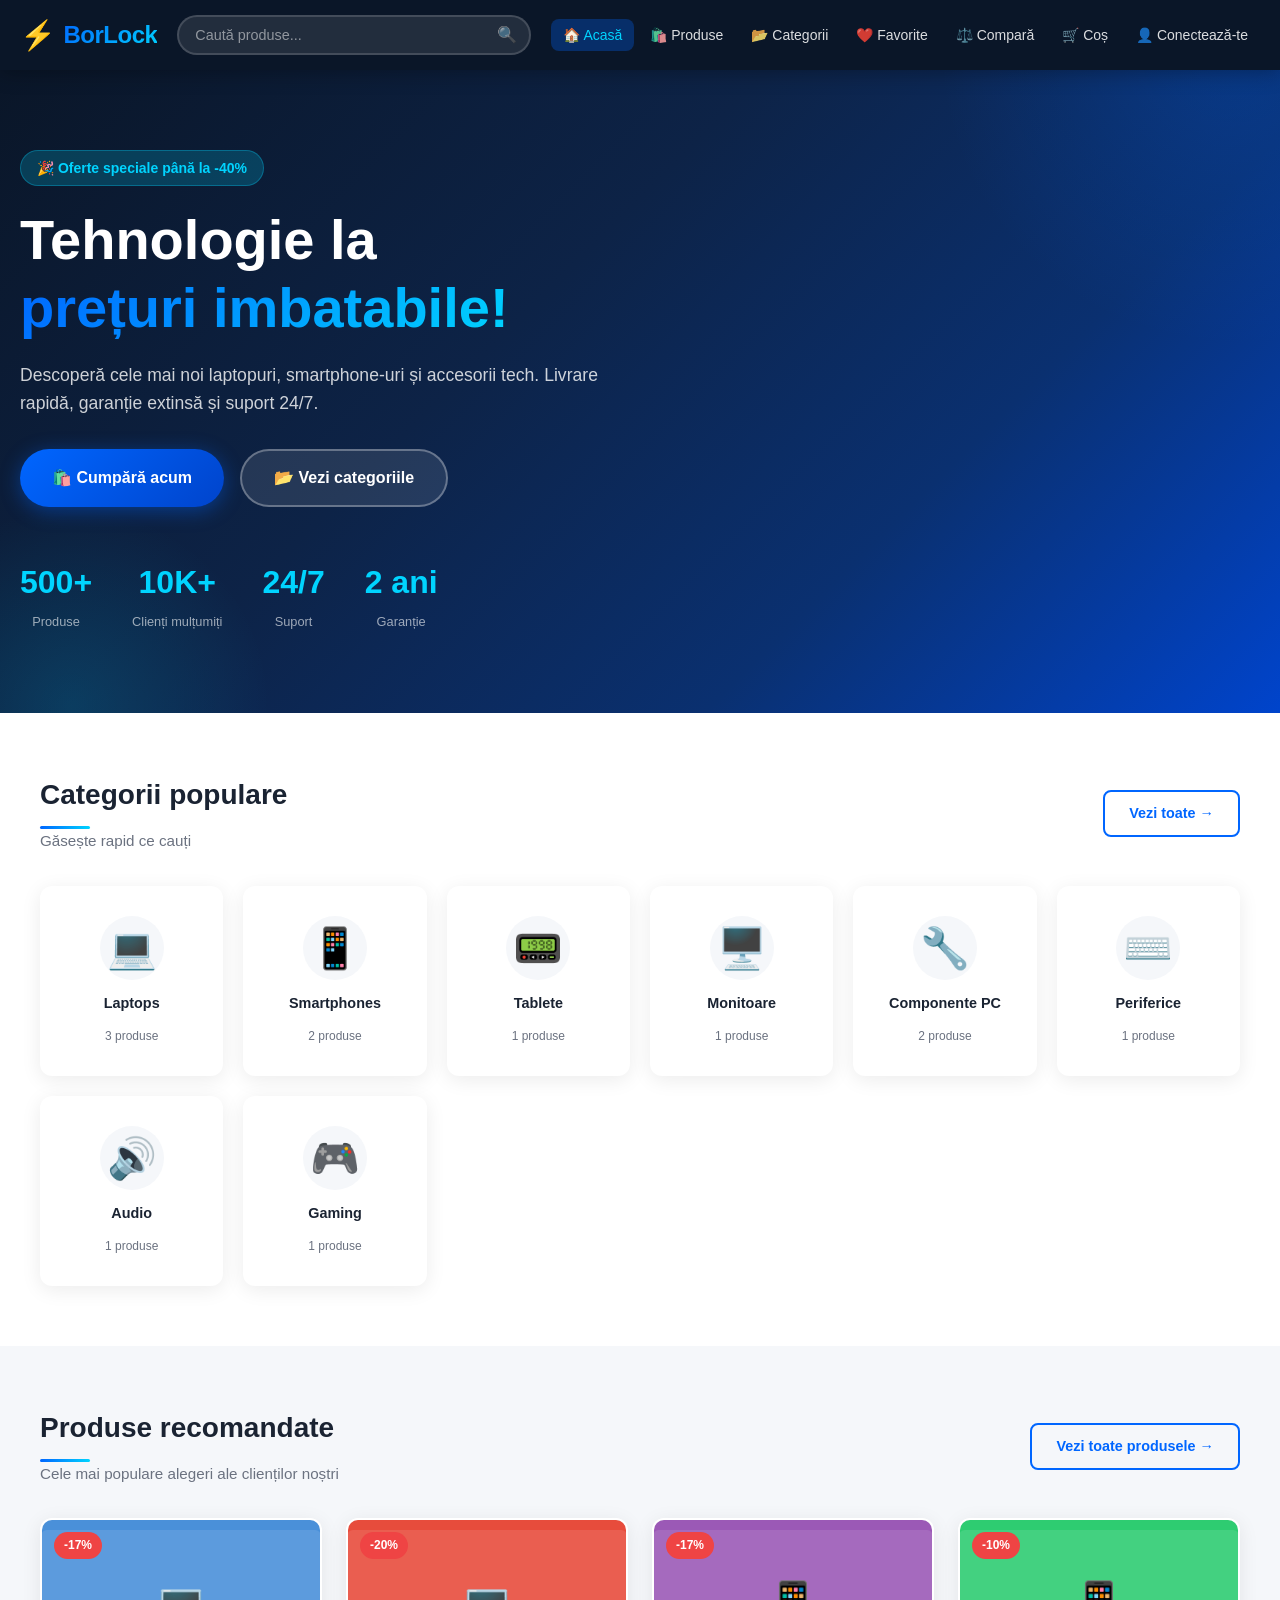
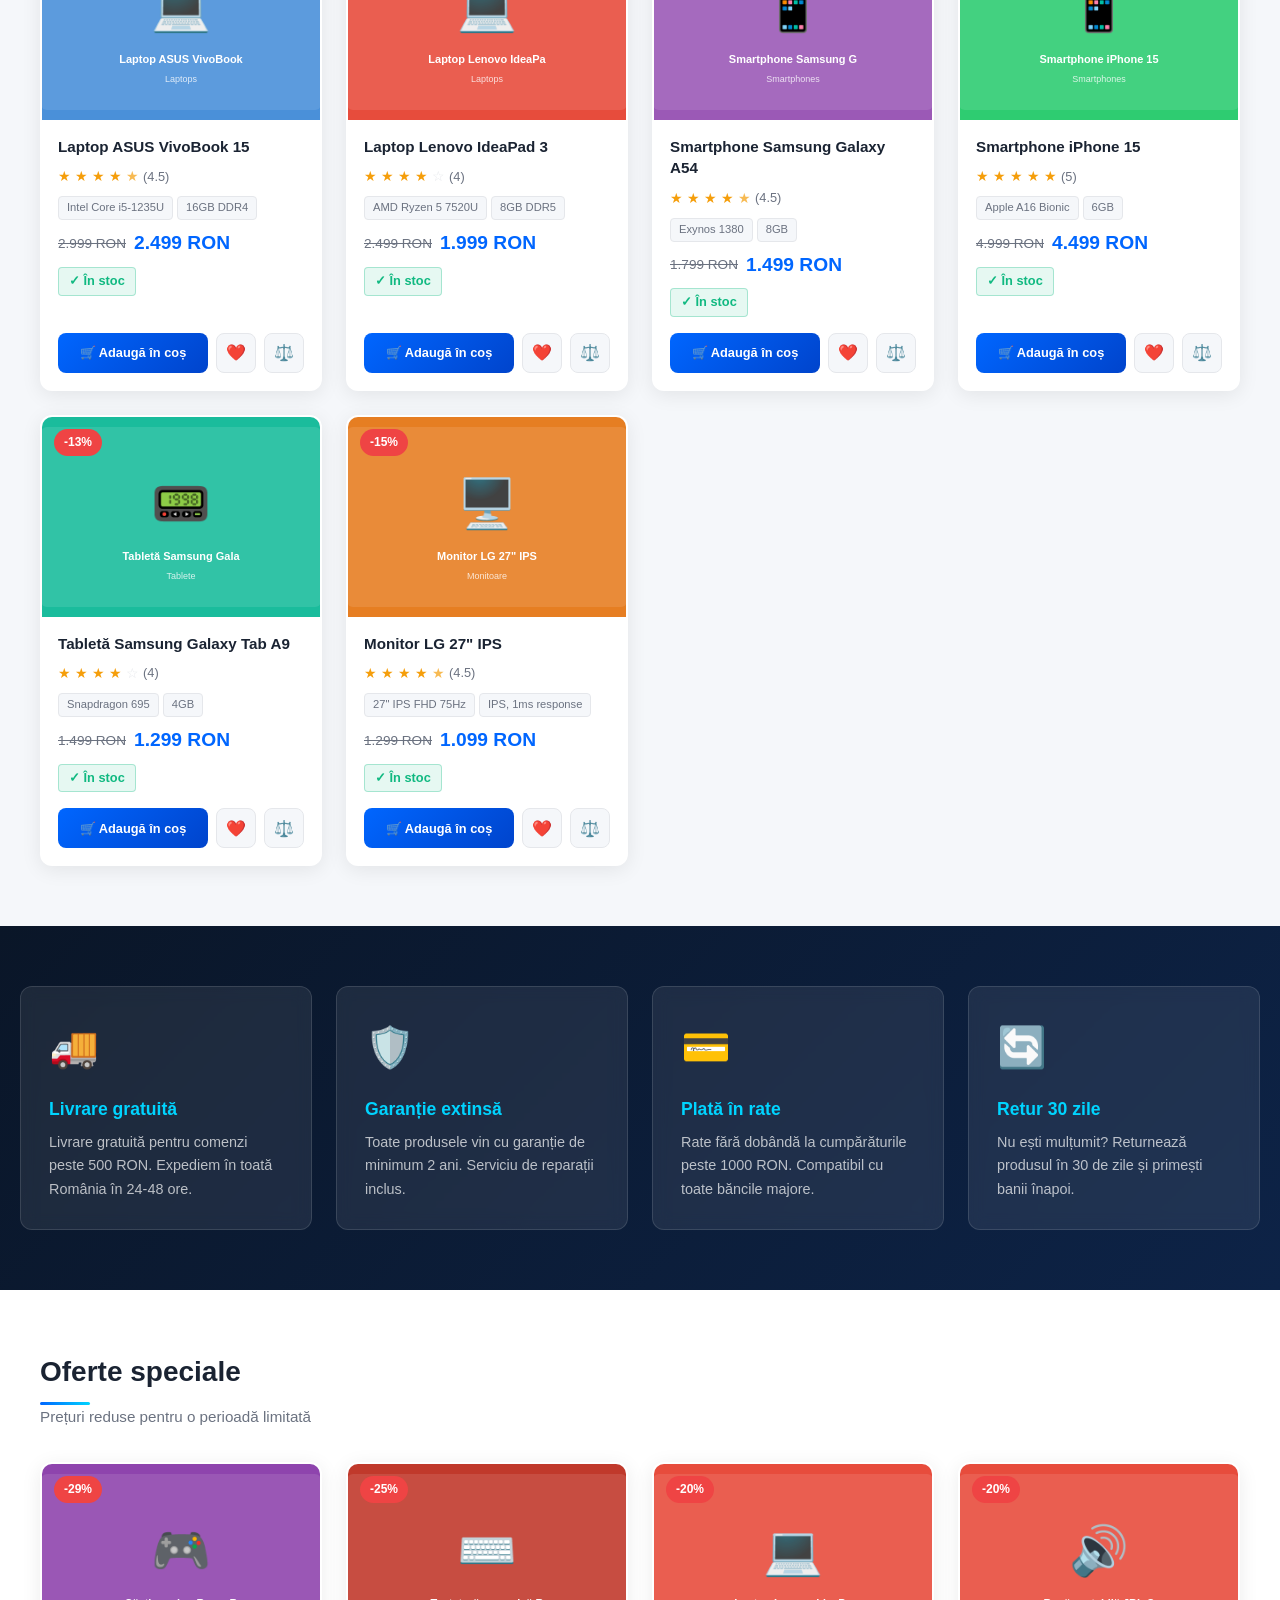
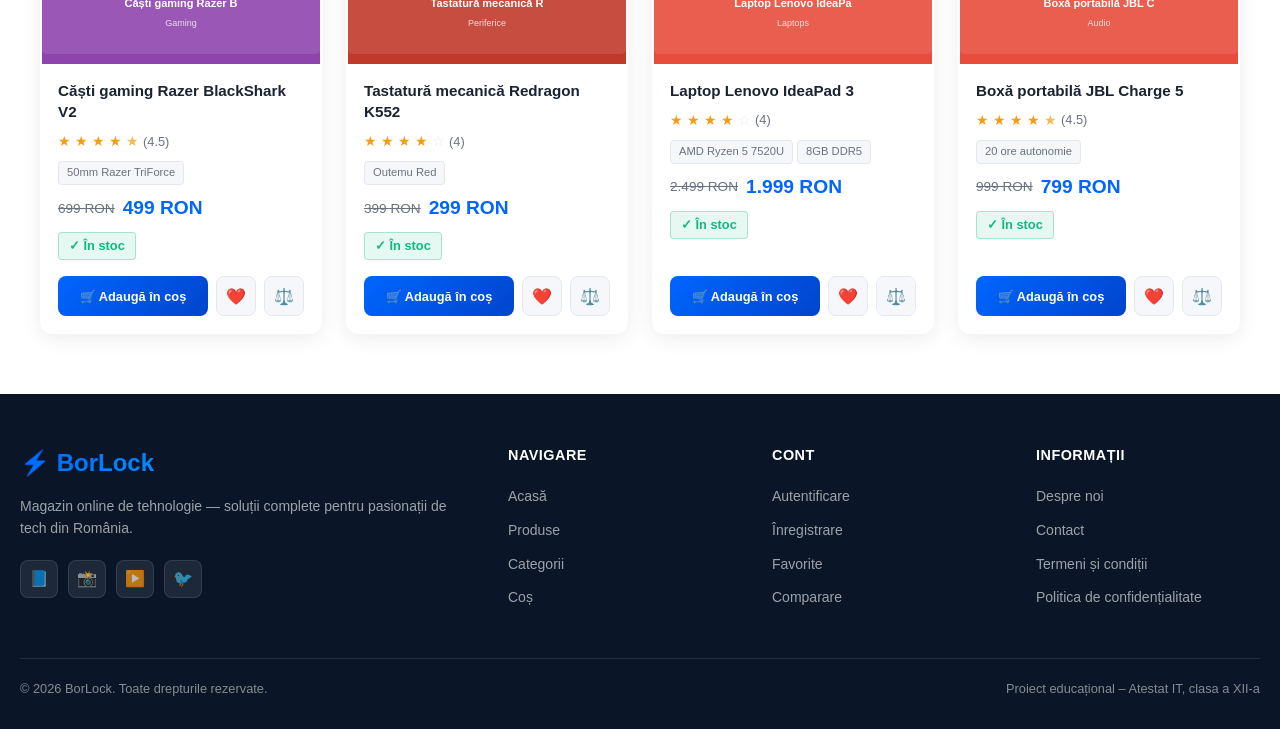
<file: index.html>
<!DOCTYPE html>
<html lang="ro">
<head>
  <meta charset="UTF-8">
  <meta name="viewport" content="width=device-width, initial-scale=1.0">
  <meta name="description" content="BorLock – Magazin online de tehnologie. Laptopuri, telefoane, componente PC la prețuri imbatabile!">
  <title>BorLock – Tehnologie la prețuri imbatabile</title>
  <link rel="stylesheet" href="css/style.css">
</head>
<body>

  <!-- ============================================================
       NAVBAR – BARĂ DE NAVIGARE (identică pe toate paginile)
       ============================================================ -->
  <nav class="navbar">
    <div class="navbar-container">
      <!-- Logo BorLock -->
      <a href="index.html" class="navbar-logo">
        <span class="logo-icon">⚡</span>
        <span class="logo-text">BorLock</span>
      </a>

      <!-- Bara de căutare globală -->
      <div class="navbar-search">
        <input type="text" id="navbar-search-input" placeholder="Caută produse..." aria-label="Caută produse">
        <span class="search-icon" onclick="handleNavbarSearch()">🔍</span>
      </div>

      <!-- Linkuri navigare principale -->
      <ul class="nav-links" id="nav-menu" role="navigation" aria-label="Navigare principală">
        <li><a href="index.html">🏠 Acasă</a></li>
        <li><a href="products.html">🛍️ Produse</a></li>
        <li><a href="categories.html">📂 Categorii</a></li>
        <li><a href="favorites.html">❤️ Favorite</a></li>
        <li><a href="compare.html">⚖️ Compară</a></li>
        <li>
          <a href="cart.html" class="cart-link">
            🛒 Coș
            <span id="cart-badge" aria-label="Produse în coș">0</span>
          </a>
        </li>
        <li><a href="login.html">👤 Conectează-te</a></li>
      </ul>

      <!-- Buton hamburger pentru mobil -->
      <button class="hamburger" id="hamburger" aria-label="Meniu" aria-expanded="false">
        <span></span>
        <span></span>
        <span></span>
      </button>
    </div>
  </nav>

  <!-- ============================================================
       HERO BANNER – SECȚIUNEA PRINCIPALĂ
       ============================================================ -->
  <section class="hero" aria-label="Banner principal">
    <div class="hero-content">
      <span class="hero-badge">🎉 Oferte speciale până la -40%</span>
      <h1>
        Tehnologie la<br>
        <span>prețuri imbatabile!</span>
      </h1>
      <p>
        Descoperă cele mai noi laptopuri, smartphone-uri și accesorii tech.
        Livrare rapidă, garanție extinsă și suport 24/7.
      </p>
      <div class="hero-buttons">
        <a href="products.html" class="btn-primary">🛍️ Cumpără acum</a>
        <a href="categories.html" class="btn-secondary">📂 Vezi categoriile</a>
      </div>
      <!-- Statistici magazin -->
      <div class="hero-stats">
        <div class="hero-stat">
          <span class="number">500+</span>
          <span class="label">Produse</span>
        </div>
        <div class="hero-stat">
          <span class="number">10K+</span>
          <span class="label">Clienți mulțumiți</span>
        </div>
        <div class="hero-stat">
          <span class="number">24/7</span>
          <span class="label">Suport</span>
        </div>
        <div class="hero-stat">
          <span class="number">2 ani</span>
          <span class="label">Garanție</span>
        </div>
      </div>
    </div>
  </section>

  <!-- ============================================================
       SECȚIUNEA CATEGORII – ACCES RAPID
       ============================================================ -->
  <section class="section" style="background: white;">
    <div class="container">
      <div class="section-header">
        <div>
          <h2 class="section-title">Categorii populare</h2>
          <p class="section-subtitle">Găsește rapid ce cauți</p>
        </div>
        <a href="categories.html" class="btn-outline">Vezi toate →</a>
      </div>
      <!-- Grid categorii – renderizat din JS -->
      <div class="categories-grid" id="home-categories">
        <!-- Categoriile sunt renderizate de script.js -->
      </div>
    </div>
  </section>

  <!-- ============================================================
       PRODUSE RECOMANDATE – 6 PRODUSE FEATURED
       ============================================================ -->
  <section class="section">
    <div class="container">
      <div class="section-header">
        <div>
          <h2 class="section-title">Produse recomandate</h2>
          <p class="section-subtitle">Cele mai populare alegeri ale clienților noștri</p>
        </div>
        <a href="products.html" class="btn-outline">Vezi toate produsele →</a>
      </div>
      <!-- Grid produse featured -->
      <div class="products-grid" id="featured-products">
        <!-- Produsele sunt renderizate de script.js -->
      </div>
    </div>
  </section>

  <!-- ============================================================
       SECȚIUNEA PROMOȚIONALE – AVANTAJE CUMPARARE
       ============================================================ -->
  <section class="promo-section" aria-label="Avantaje cumpărare">
    <div class="promo-grid">
      <div class="promo-card">
        <span class="promo-icon">🚚</span>
        <h3>Livrare gratuită</h3>
        <p>Livrare gratuită pentru comenzi peste 500 RON. Expediem în toată România în 24-48 ore.</p>
      </div>
      <div class="promo-card">
        <span class="promo-icon">🛡️</span>
        <h3>Garanție extinsă</h3>
        <p>Toate produsele vin cu garanție de minimum 2 ani. Serviciu de reparații inclus.</p>
      </div>
      <div class="promo-card">
        <span class="promo-icon">💳</span>
        <h3>Plată în rate</h3>
        <p>Rate fără dobândă la cumpărăturile peste 1000 RON. Compatibil cu toate băncile majore.</p>
      </div>
      <div class="promo-card">
        <span class="promo-icon">🔄</span>
        <h3>Retur 30 zile</h3>
        <p>Nu ești mulțumit? Returnează produsul în 30 de zile și primești banii înapoi.</p>
      </div>
    </div>
  </section>

  <!-- ============================================================
       OFERTE SPECIALE – SECȚIUNE DEALS
       ============================================================ -->
  <section class="section" style="background: white;">
    <div class="container">
      <div class="section-header">
        <div>
          <h2 class="section-title">Oferte speciale</h2>
          <p class="section-subtitle">Prețuri reduse pentru o perioadă limitată</p>
        </div>
      </div>
      <!-- Produse cu reducere mare -->
      <div class="products-grid" id="deals-products">
        <!-- Renderizat de JS -->
      </div>
    </div>
  </section>

  <!-- ============================================================
       FOOTER
       ============================================================ -->
  <footer>
    <div class="footer-grid">
      <div class="footer-brand">
        <span class="footer-logo">⚡ BorLock</span>
        <p>Magazin online de tehnologie — soluții complete pentru pasionații de tech din România.</p>
        <div class="footer-social">
          <a href="#" title="Facebook" aria-label="Facebook">📘</a>
          <a href="#" title="Instagram" aria-label="Instagram">📸</a>
          <a href="#" title="YouTube" aria-label="YouTube">▶️</a>
          <a href="#" title="Twitter" aria-label="Twitter">🐦</a>
        </div>
      </div>
      <div class="footer-col">
        <h4>Navigare</h4>
        <ul>
          <li><a href="index.html">Acasă</a></li>
          <li><a href="products.html">Produse</a></li>
          <li><a href="categories.html">Categorii</a></li>
          <li><a href="cart.html">Coș</a></li>
        </ul>
      </div>
      <div class="footer-col">
        <h4>Cont</h4>
        <ul>
          <li><a href="login.html">Autentificare</a></li>
          <li><a href="register.html">Înregistrare</a></li>
          <li><a href="favorites.html">Favorite</a></li>
          <li><a href="compare.html">Comparare</a></li>
        </ul>
      </div>
      <div class="footer-col">
        <h4>Informații</h4>
        <ul>
          <li><a href="#">Despre noi</a></li>
          <li><a href="#">Contact</a></li>
          <li><a href="#">Termeni și condiții</a></li>
          <li><a href="#">Politica de confidențialitate</a></li>
        </ul>
      </div>
    </div>
    <div class="footer-bottom">
      <p>© 2026 BorLock. Toate drepturile rezervate.</p>
      <p>Proiect educațional – Atestat IT, clasa a XII-a</p>
    </div>
  </footer>

  <!-- ============================================================
       SCRIPT-URI JavaScript
       ============================================================ -->
  <script src="js/script.js"></script>
  <script src="js/cart.js"></script>
  <script src="js/lottery.js"></script>

  <script>
    /* ============================================================
       LOGICĂ SPECIFICĂ PAGINII index.html
       ============================================================ */

    // Categoriile cu iconuri și descrieri
    const categoriesData = [
      { name: 'Laptops', icon: '💻', link: 'products.html?category=Laptops' },
      { name: 'Smartphones', icon: '📱', link: 'products.html?category=Smartphones' },
      { name: 'Tablete', icon: '📟', link: 'products.html?category=Tablete' },
      { name: 'Monitoare', icon: '🖥️', link: 'products.html?category=Monitoare' },
      { name: 'Componente PC', icon: '🔧', link: 'products.html?category=Componente%20PC' },
      { name: 'Periferice', icon: '⌨️', link: 'products.html?category=Periferice' },
      { name: 'Audio', icon: '🔊', link: 'products.html?category=Audio' },
      { name: 'Gaming', icon: '🎮', link: 'products.html?category=Gaming' }
    ];

    /**
     * Randează categoriile pe homepage
     */
    function renderHomeCategories() {
      const container = document.getElementById('home-categories');
      if (!container) return;

      container.innerHTML = categoriesData.map(cat => {
        const count = products.filter(p => p.category === cat.name).length;
        return `
          <a href="${cat.link}" class="category-card">
            <div class="category-icon">${cat.icon}</div>
            <span class="category-name">${cat.name}</span>
            <span class="category-count">${count} produse</span>
          </a>
        `;
      }).join('');
    }

    /**
     * Randează primele 6 produse ca featured
     */
    function renderFeaturedProducts() {
      const container = document.getElementById('featured-products');
      if (!container) return;
      const featured = products.slice(0, 6);
      container.innerHTML = featured.map(p => createProductCard(p)).join('');
      updateFavoriteButtons();
    }

    /**
     * Randează produsele cu cele mai mari reduceri
     */
    function renderDealsProducts() {
      const container = document.getElementById('deals-products');
      if (!container) return;
      // Sortăm după procentul de reducere și luăm primele 4
      const deals = [...products]
        .filter(p => p.oldPrice)
        .sort((a, b) => getDiscountPercent(b.price, b.oldPrice) - getDiscountPercent(a.price, a.oldPrice))
        .slice(0, 4);
      container.innerHTML = deals.map(p => createProductCard(p)).join('');
      updateFavoriteButtons();
    }

    /**
     * Gestionează căutarea din navbar
     */
    function handleNavbarSearch() {
      const query = document.getElementById('navbar-search-input').value.trim();
      if (query) {
        window.location.href = `products.html?search=${encodeURIComponent(query)}`;
      }
    }

    // Permitem căutarea cu Enter
    document.getElementById('navbar-search-input').addEventListener('keypress', (e) => {
      if (e.key === 'Enter') handleNavbarSearch();
    });

    // Inițializare la încărcarea paginii
    document.addEventListener('DOMContentLoaded', () => {
      renderHomeCategories();
      renderFeaturedProducts();
      renderDealsProducts();
    });
  </script>
</body>
</html>
</file>
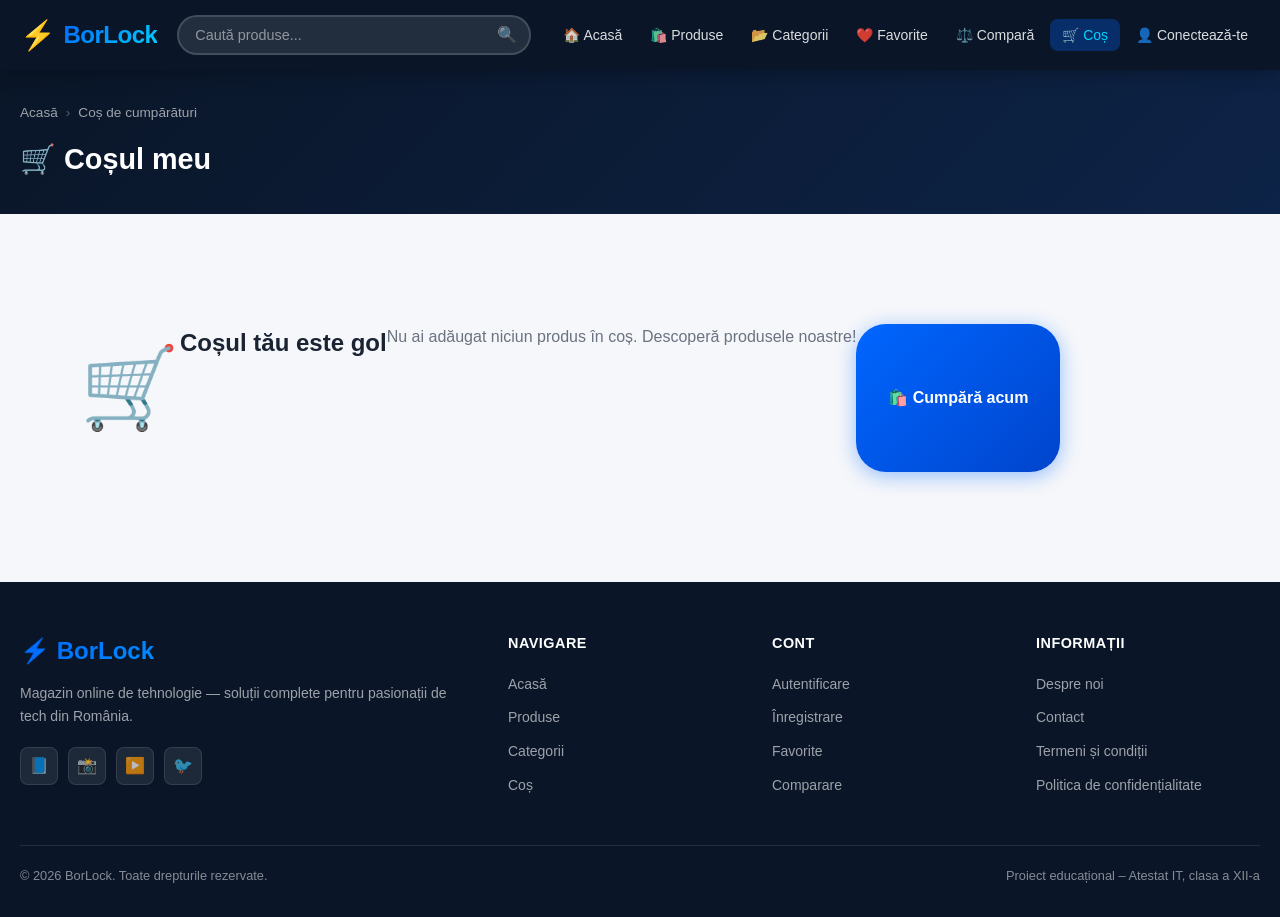
<file: cart.html>
<!DOCTYPE html>
<html lang="ro">
<head>
  <meta charset="UTF-8">
  <meta name="viewport" content="width=device-width, initial-scale=1.0">
  <meta name="description" content="BorLock – Coșul tău de cumpărături. Verifică produsele selectate și finalizează comanda.">
  <title>Coș de cumpărături – BorLock</title>
  <link rel="stylesheet" href="css/style.css">
</head>
<body>

  <!-- NAVBAR -->
  <nav class="navbar">
    <div class="navbar-container">
      <a href="index.html" class="navbar-logo">
        <span class="logo-icon">⚡</span>
        <span class="logo-text">BorLock</span>
      </a>
      <div class="navbar-search">
        <input type="text" id="navbar-search-input" placeholder="Caută produse..." aria-label="Caută produse">
        <span class="search-icon" onclick="handleNavbarSearch()">🔍</span>
      </div>
      <ul class="nav-links" id="nav-menu">
        <li><a href="index.html">🏠 Acasă</a></li>
        <li><a href="products.html">🛍️ Produse</a></li>
        <li><a href="categories.html">📂 Categorii</a></li>
        <li><a href="favorites.html">❤️ Favorite</a></li>
        <li><a href="compare.html">⚖️ Compară</a></li>
        <li>
          <a href="cart.html" class="cart-link">
            🛒 Coș
            <span id="cart-badge">0</span>
          </a>
        </li>
        <li><a href="login.html">👤 Conectează-te</a></li>
      </ul>
      <button class="hamburger" id="hamburger" aria-label="Meniu">
        <span></span><span></span><span></span>
      </button>
    </div>
  </nav>

  <!-- PAGE HEADER -->
  <div class="page-header">
    <div class="page-header-content">
      <div class="breadcrumb">
        <a href="index.html">Acasă</a>
        <span class="separator">›</span>
        <span>Coș de cumpărături</span>
      </div>
      <h1>🛒 Coșul meu</h1>
    </div>
  </div>

  <!-- CONȚINUT PRINCIPAL -->
  <main>
    <div class="cart-page">

      <!-- Mesaj coș gol -->
      <div class="cart-empty" id="cart-empty" style="display: none;" role="status">
        <span class="empty-icon">🛒</span>
        <h2>Coșul tău este gol</h2>
        <p>Nu ai adăugat niciun produs în coș. Descoperă produsele noastre!</p>
        <a href="products.html" class="btn-primary">🛍️ Cumpără acum</a>
      </div>

      <!-- Conținut coș (vizibil când are produse) -->
      <div id="cart-content" style="display: none;">
        <div class="cart-layout">

          <!-- Lista produse -->
          <div class="cart-items-section">
            <!-- Header tabel coș (desktop) -->
            <div class="cart-items-header">
              <span></span>
              <span>Produs</span>
              <span>Preț</span>
              <span>Cantitate</span>
              <span>Subtotal</span>
              <span></span>
            </div>
            <!-- Items populate de cart.js -->
            <div id="cart-items">
            </div>

            <!-- Acțiuni coș -->
            <div style="
              display: flex;
              justify-content: space-between;
              align-items: center;
              padding: 16px;
              background: white;
              border-radius: 0 0 var(--radius-sm) var(--radius-sm);
              box-shadow: var(--shadow);
              flex-wrap: wrap;
              gap: 12px;
            ">
              <a href="products.html" style="
                color: var(--secondary);
                font-weight: 600;
                font-size: 0.9rem;
                display: flex;
                align-items: center;
                gap: 4px;
              ">← Continuă cumpărăturile</a>
              <button onclick="clearCart()" style="
                background: none;
                color: var(--danger);
                font-size: 0.85rem;
                font-weight: 600;
                padding: 8px 16px;
                border: 1px solid var(--danger);
                border-radius: 6px;
                transition: var(--transition);
              " onmouseover="this.style.background='var(--danger)';this.style.color='white'"
                 onmouseout="this.style.background='none';this.style.color='var(--danger)'">
                🗑️ Golește coșul
              </button>
            </div>
          </div>

          <!-- Sumar și checkout -->
          <div class="cart-summary">
            <h3>📋 Sumar comandă</h3>
            <div id="cart-total">
              <!-- Populat de cart.js -->
            </div>

            <!-- Câmp cod de reducere -->
            <div style="margin: 16px 0;">
              <label style="font-size: 0.85rem; font-weight: 600; color: var(--text-dark); display: block; margin-bottom: 6px;">
                🎟️ Cod de reducere
              </label>
              <div style="display: flex; gap: 8px;">
                <input type="text" id="discount-code-input"
                  placeholder="Ex: BORLOCK25"
                  style="
                    flex: 1;
                    padding: 10px 12px;
                    border: 2px solid var(--border);
                    border-radius: 8px;
                    font-size: 0.875rem;
                    outline: none;
                    transition: var(--transition);
                  "
                  onfocus="this.style.borderColor='var(--secondary)'"
                  onblur="this.style.borderColor='var(--border)'">
                <button onclick="applyDiscountCode()" style="
                  background: var(--secondary);
                  color: white;
                  padding: 10px 16px;
                  border-radius: 8px;
                  font-size: 0.875rem;
                  font-weight: 600;
                  transition: var(--transition);
                " onmouseover="this.style.background='#0055dd'"
                   onmouseout="this.style.background='var(--secondary)'">
                  Aplică
                </button>
              </div>
              <p id="discount-message" style="font-size: 0.8rem; margin-top: 6px; display: none;"></p>
            </div>

            <!-- Buton finalizare comandă -->
            <button class="btn-checkout" onclick="checkout()">
              ✅ Finalizează comanda
            </button>

            <!-- Metode plată -->
            <div style="text-align: center; margin-top: 16px; font-size: 0.75rem; color: var(--text-light);">
              <p>Plată securizată prin:</p>
              <p style="font-size: 1rem; margin-top: 6px;">💳 💴 🏦 📲</p>
            </div>
          </div>
        </div>
      </div>
    </div>
  </main>

  <!-- MODAL CONFIRMARE COMANDĂ -->
  <div class="modal-overlay" id="checkout-modal" role="dialog" aria-modal="true" aria-labelledby="modal-title">
    <div class="modal">
      <span class="modal-icon">🎉</span>
      <h2 id="modal-title">Comandă plasată cu succes!</h2>
      <p>Numărul comenzii tale:</p>
      <p class="order-number" id="order-number">BL000000</p>
      <p style="margin-top: 8px;">Total plătit: <strong id="order-total">0 RON</strong></p>
      <p style="margin-top: 12px; font-size: 0.875rem; color: var(--text-light);">
        Vei primi o confirmare pe email. Comanda va fi livrată în 24-48 ore.
      </p>
      <button class="modal-btn" onclick="closeCheckoutModal(); window.location.href='products.html'">
        Continuă cumpărăturile →
      </button>
    </div>
  </div>

  <!-- FOOTER -->
  <footer>
    <div class="footer-grid">
      <div class="footer-brand">
        <span class="footer-logo">⚡ BorLock</span>
        <p>Magazin online de tehnologie — soluții complete pentru pasionații de tech din România.</p>
        <div class="footer-social">
          <a href="#" title="Facebook">📘</a>
          <a href="#" title="Instagram">📸</a>
          <a href="#" title="YouTube">▶️</a>
          <a href="#" title="Twitter">🐦</a>
        </div>
      </div>
      <div class="footer-col">
        <h4>Navigare</h4>
        <ul>
          <li><a href="index.html">Acasă</a></li>
          <li><a href="products.html">Produse</a></li>
          <li><a href="categories.html">Categorii</a></li>
          <li><a href="cart.html">Coș</a></li>
        </ul>
      </div>
      <div class="footer-col">
        <h4>Cont</h4>
        <ul>
          <li><a href="login.html">Autentificare</a></li>
          <li><a href="register.html">Înregistrare</a></li>
          <li><a href="favorites.html">Favorite</a></li>
          <li><a href="compare.html">Comparare</a></li>
        </ul>
      </div>
      <div class="footer-col">
        <h4>Informații</h4>
        <ul>
          <li><a href="#">Despre noi</a></li>
          <li><a href="#">Contact</a></li>
          <li><a href="#">Termeni și condiții</a></li>
          <li><a href="#">Politica de confidențialitate</a></li>
        </ul>
      </div>
    </div>
    <div class="footer-bottom">
      <p>© 2026 BorLock. Toate drepturile rezervate.</p>
      <p>Proiect educațional – Atestat IT, clasa a XII-a</p>
    </div>
  </footer>

  <!-- SCRIPTS -->
  <script src="js/script.js"></script>
  <script src="js/cart.js"></script>

  <script>
    /* ============================================================
       LOGICĂ SPECIFICĂ cart.html
       ============================================================ */

    function handleNavbarSearch() {
      const query = document.getElementById('navbar-search-input').value.trim();
      if (query) window.location.href = `products.html?search=${encodeURIComponent(query)}`;
    }

    document.getElementById('navbar-search-input').addEventListener('keypress', (e) => {
      if (e.key === 'Enter') handleNavbarSearch();
    });

    /**
     * Aplică un cod de reducere
     */
    function applyDiscountCode() {
      const codeInput = document.getElementById('discount-code-input');
      const message = document.getElementById('discount-message');
      const code = codeInput.value.trim().toUpperCase();

      // Verificăm codul salvat de loterie sau codul demo
      const savedCode = localStorage.getItem('borlock_lottery_win');

      if (code === 'BORLOCK25' || (savedCode && code === savedCode)) {
        message.textContent = '✅ Cod aplicat! Reducere de 25% activată.';
        message.style.color = 'var(--success)';
        message.style.display = 'block';
        codeInput.style.borderColor = 'var(--success)';
        showToast('Cod de reducere aplicat! 🎉', 'success');
      } else if (code === '') {
        message.textContent = '';
        message.style.display = 'none';
      } else {
        message.textContent = '❌ Cod invalid. Verifică și încearcă din nou.';
        message.style.color = 'var(--danger)';
        message.style.display = 'block';
        codeInput.style.borderColor = 'var(--danger)';
      }
    }

    // Permitem aplicarea codului cu Enter
    document.getElementById('discount-code-input').addEventListener('keypress', (e) => {
      if (e.key === 'Enter') applyDiscountCode();
    });

    // Dacă există cod de reducere salvat, îl precompletăm
    document.addEventListener('DOMContentLoaded', () => {
      const savedCode = localStorage.getItem('borlock_lottery_win');
      if (savedCode) {
        const codeInput = document.getElementById('discount-code-input');
        if (codeInput) codeInput.placeholder = `Ai codul: ${savedCode}`;
      }
    });
  </script>
</body>
</html>
</file>
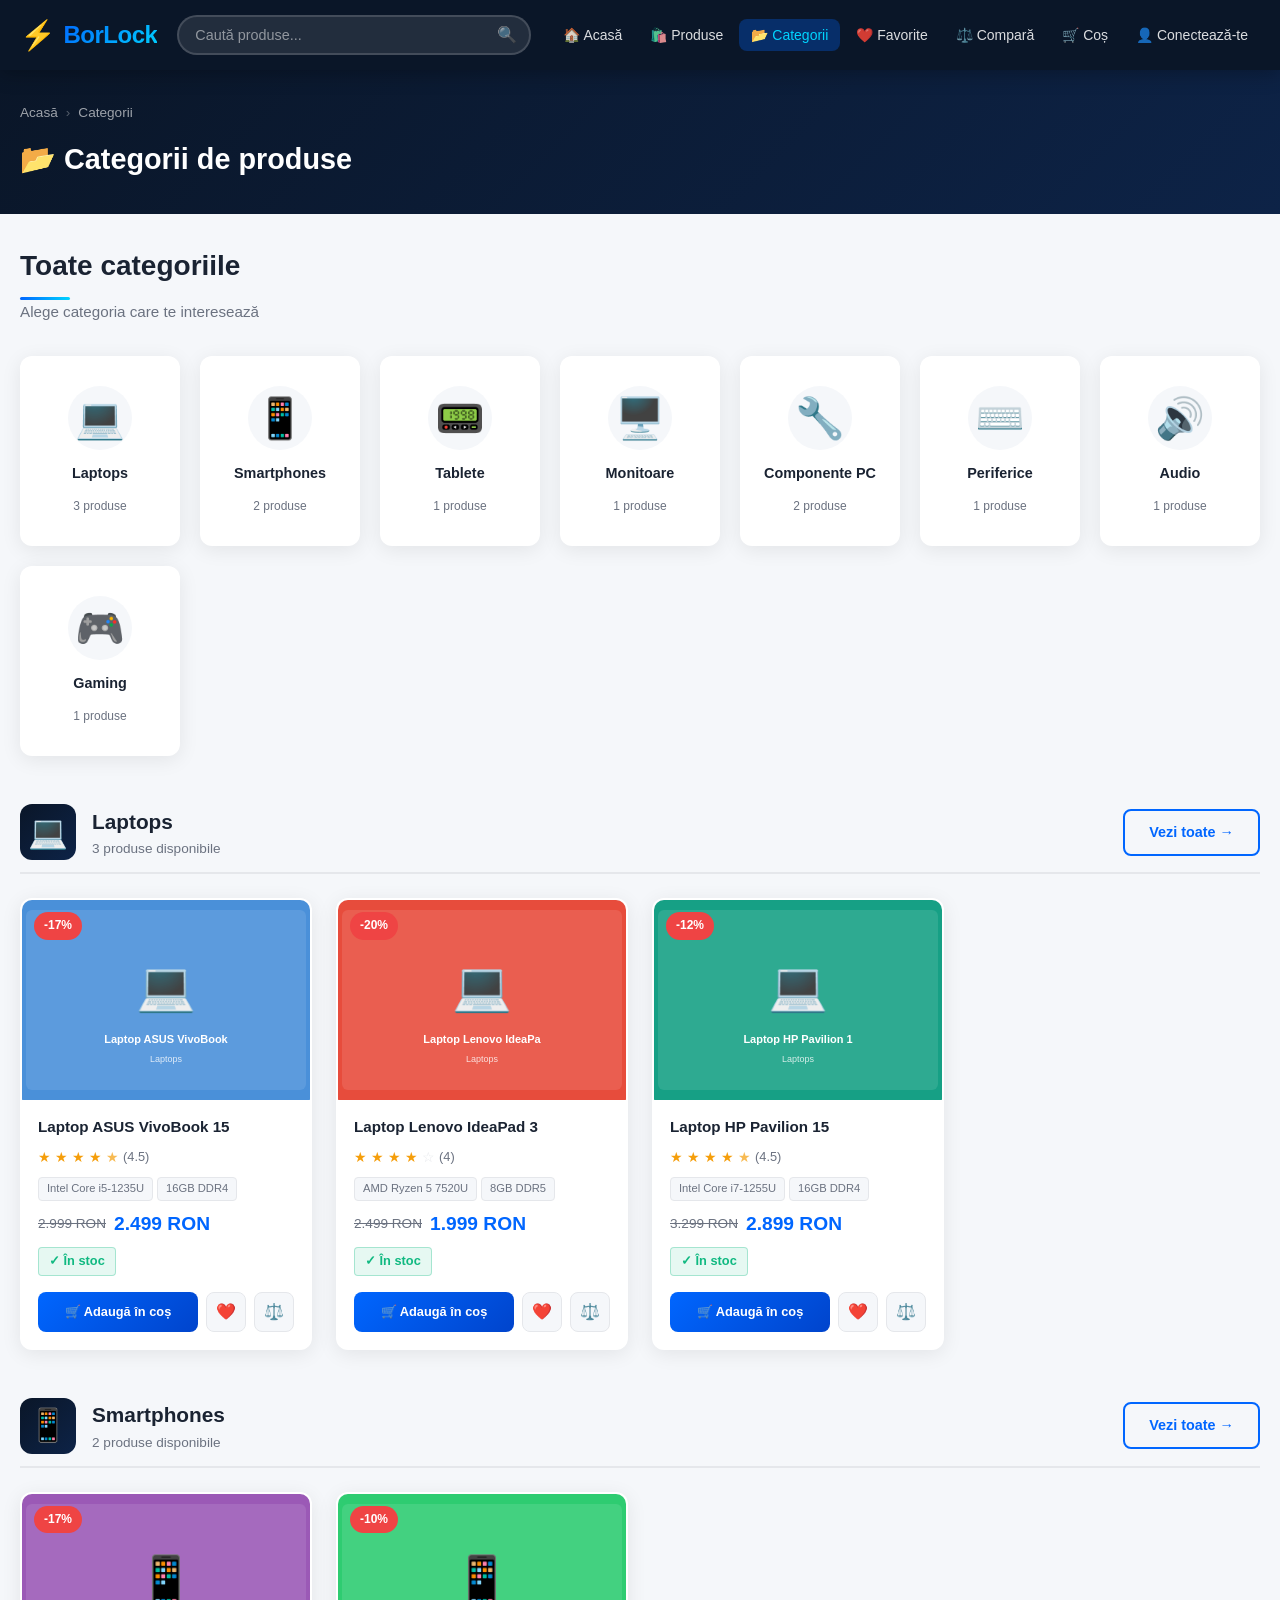
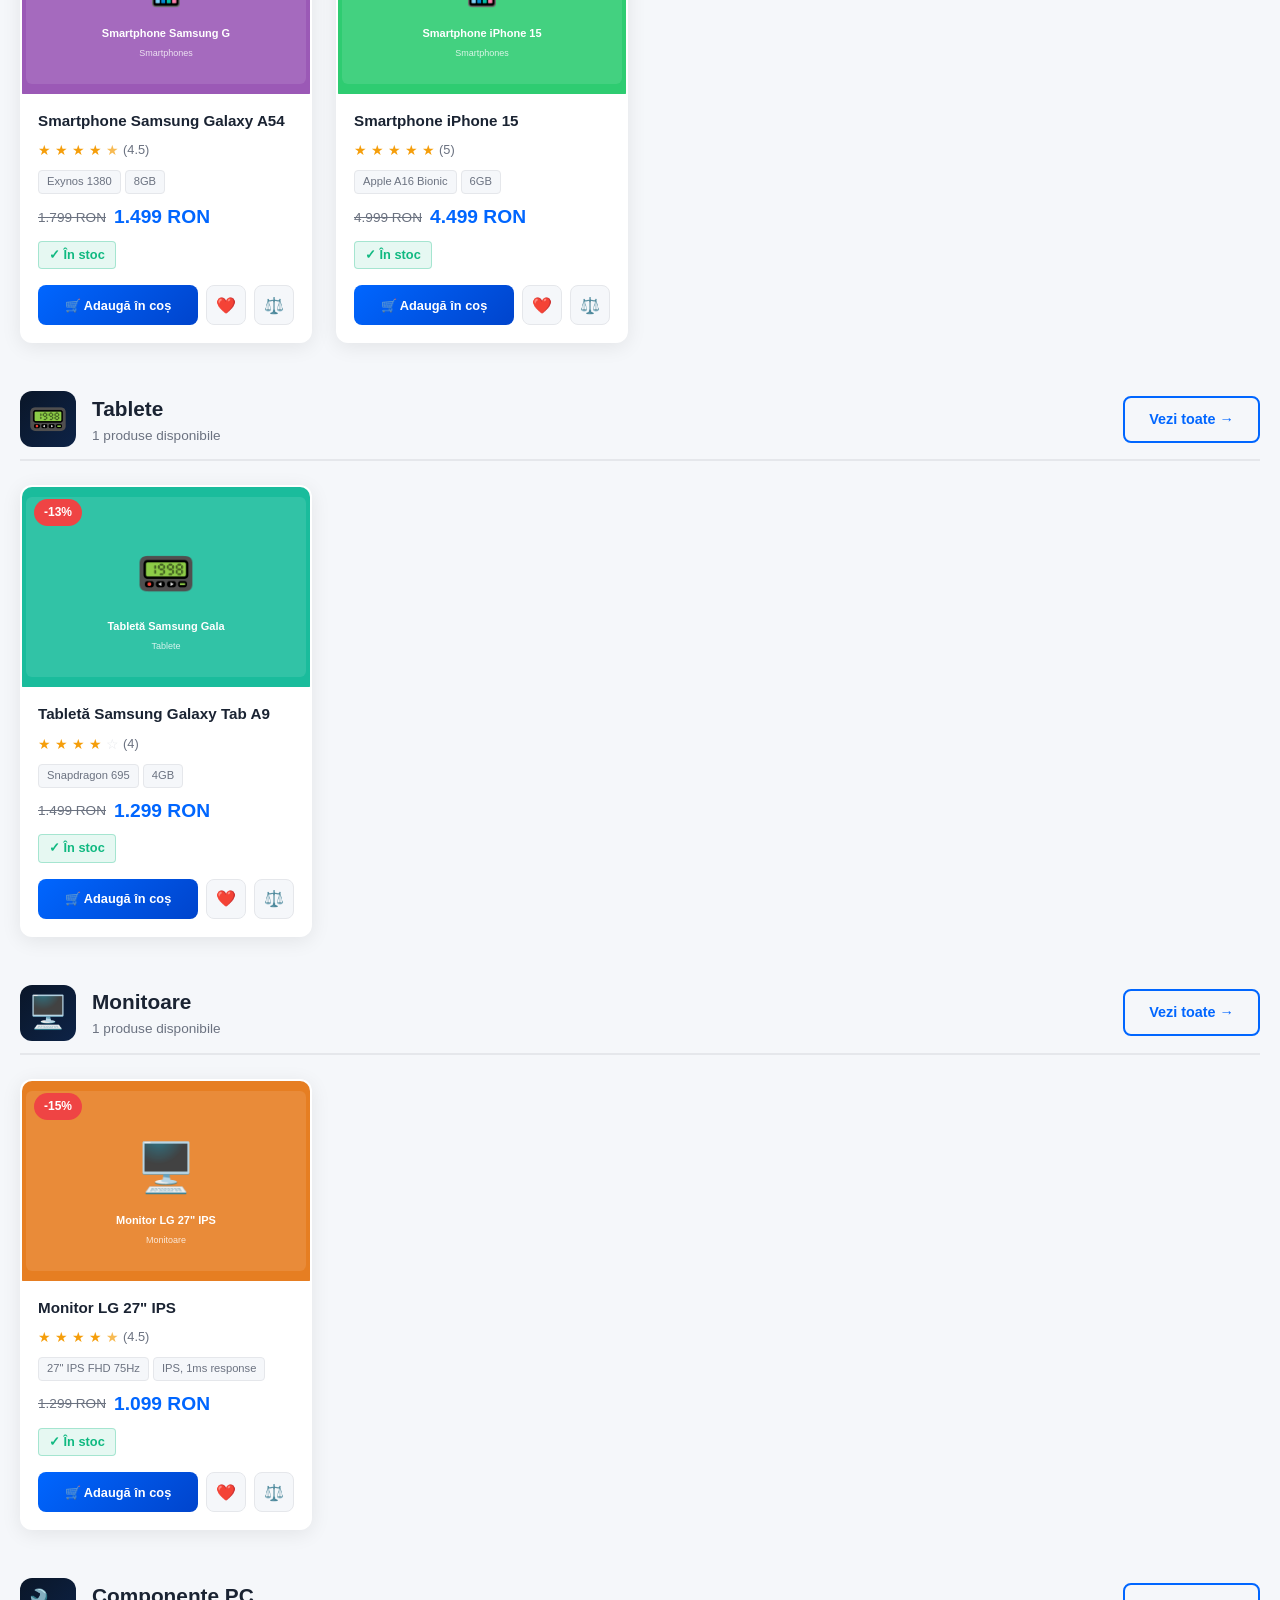
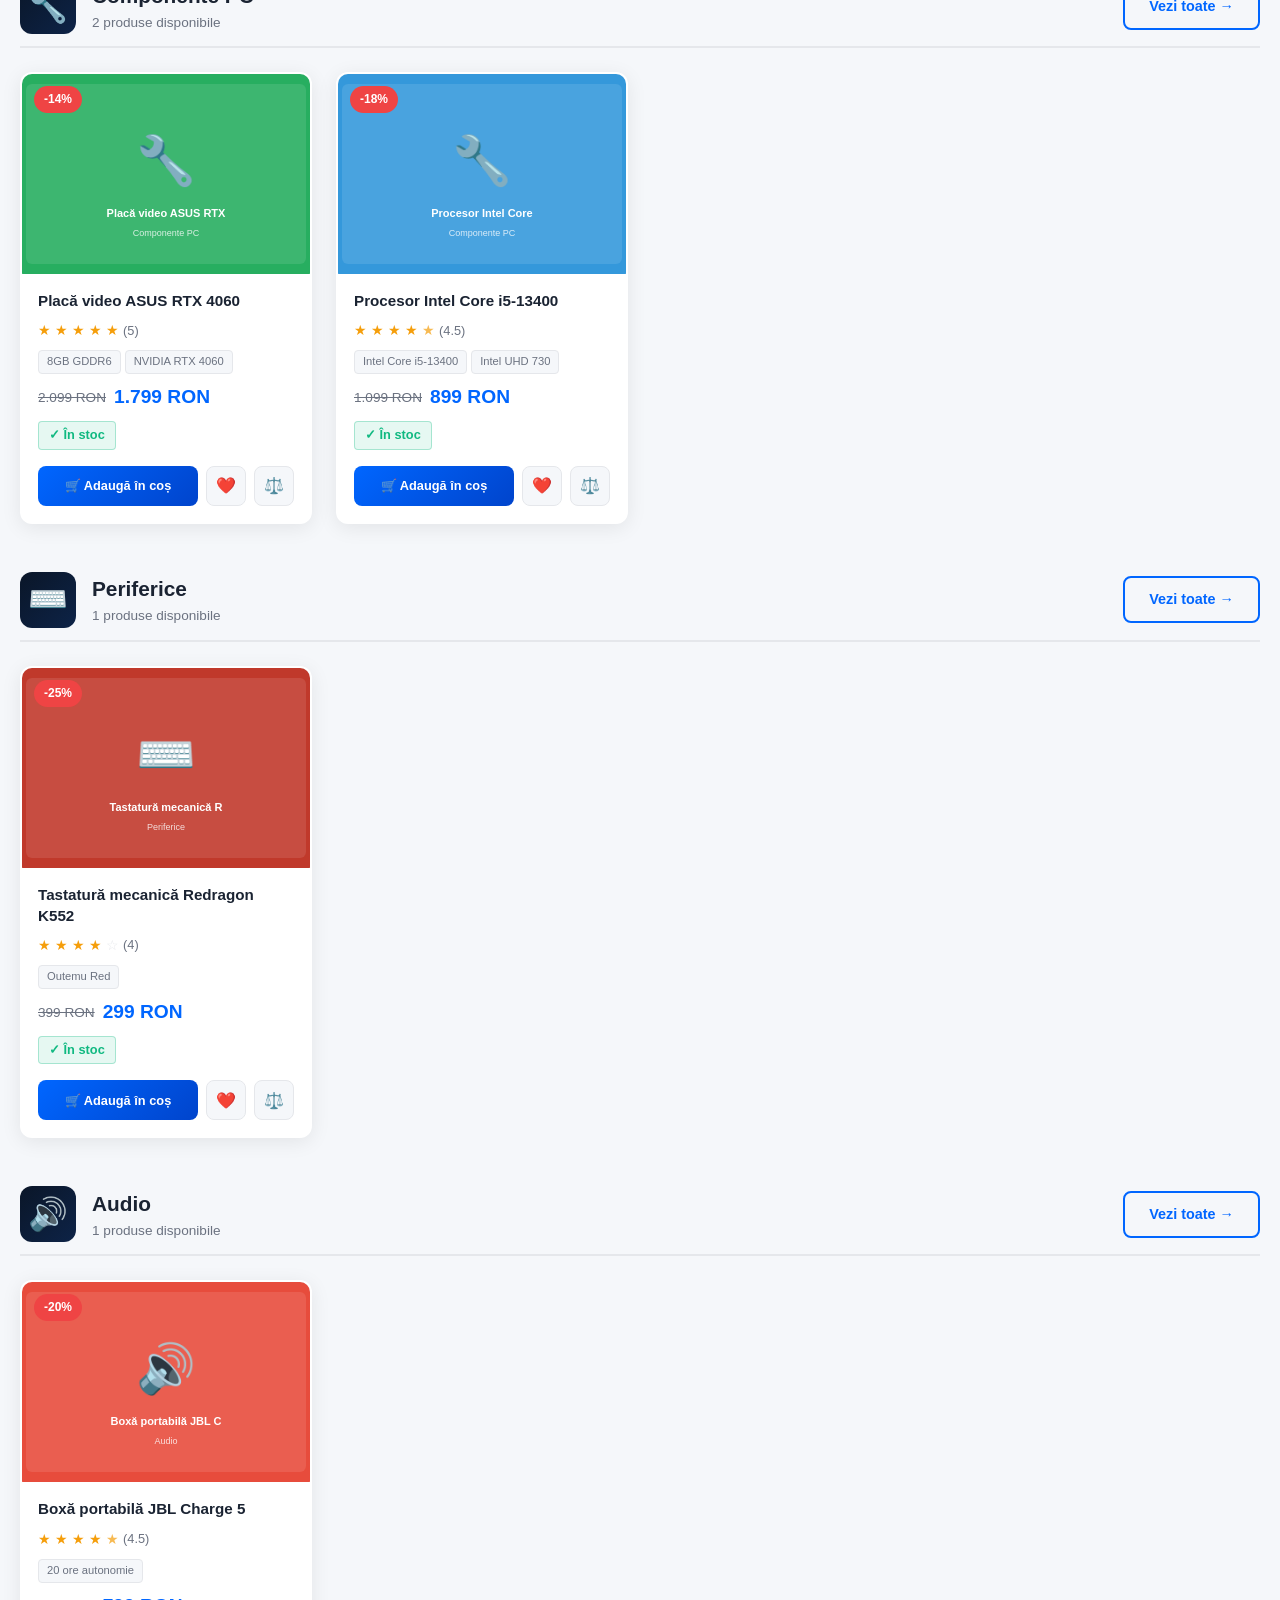
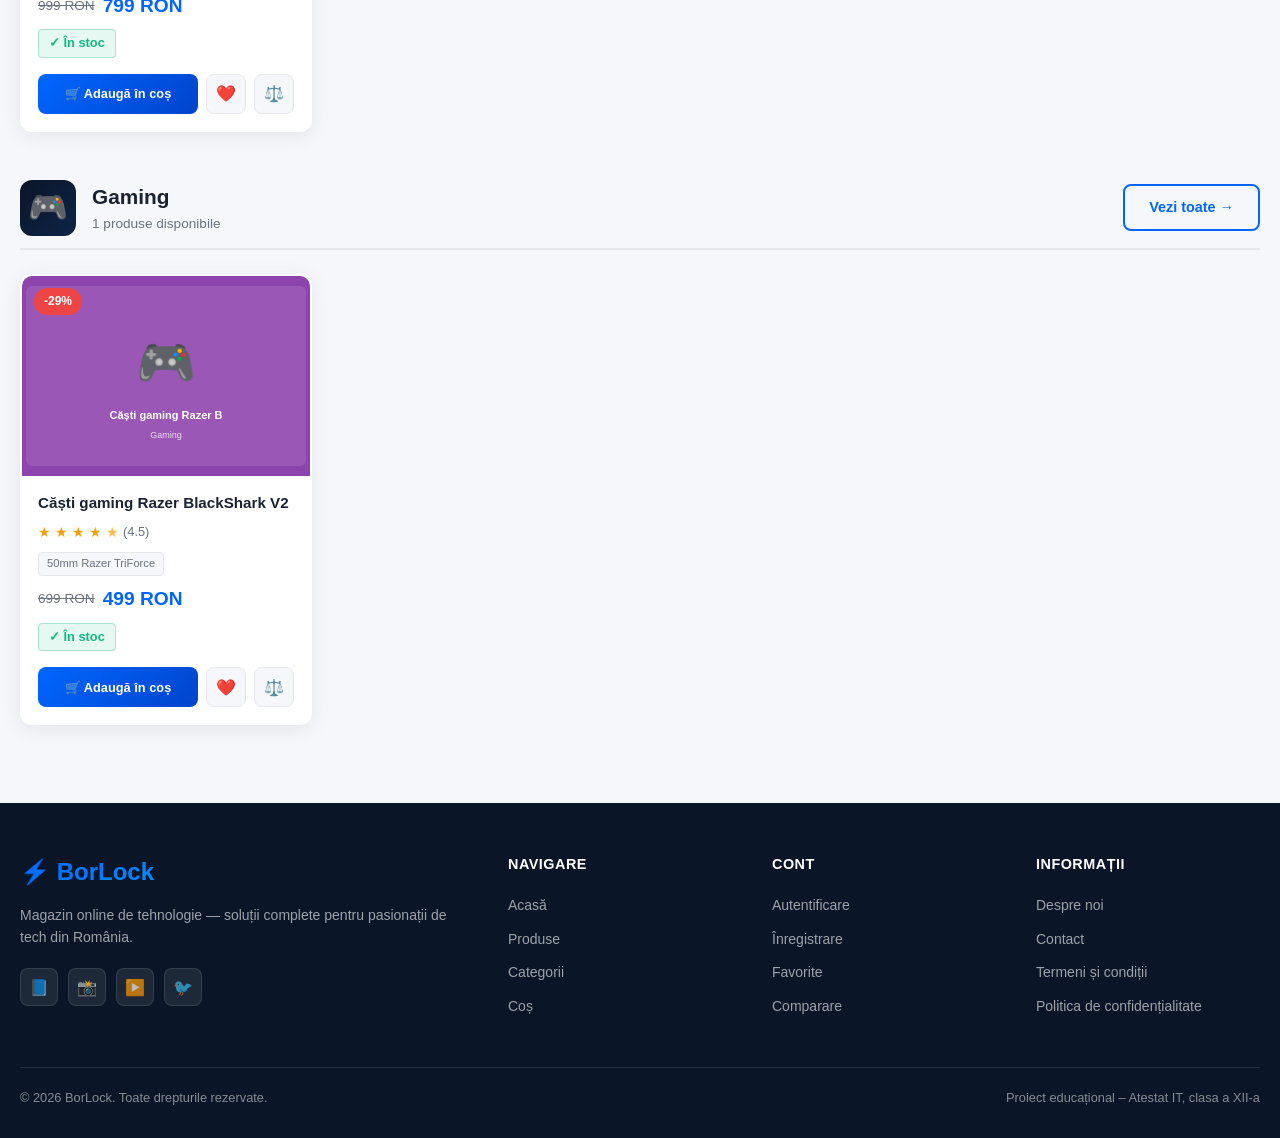
<file: categories.html>
<!DOCTYPE html>
<html lang="ro">
<head>
  <meta charset="UTF-8">
  <meta name="viewport" content="width=device-width, initial-scale=1.0">
  <meta name="description" content="BorLock – Categorii produse. Laptopuri, Smartphones, Tablete, Monitoare și altele.">
  <title>Categorii – BorLock</title>
  <link rel="stylesheet" href="css/style.css">
</head>
<body>

  <!-- NAVBAR -->
  <nav class="navbar">
    <div class="navbar-container">
      <a href="index.html" class="navbar-logo">
        <span class="logo-icon">⚡</span>
        <span class="logo-text">BorLock</span>
      </a>
      <div class="navbar-search">
        <input type="text" id="navbar-search-input" placeholder="Caută produse..." aria-label="Caută produse">
        <span class="search-icon" onclick="handleNavbarSearch()">🔍</span>
      </div>
      <ul class="nav-links" id="nav-menu">
        <li><a href="index.html">🏠 Acasă</a></li>
        <li><a href="products.html">🛍️ Produse</a></li>
        <li><a href="categories.html">📂 Categorii</a></li>
        <li><a href="favorites.html">❤️ Favorite</a></li>
        <li><a href="compare.html">⚖️ Compară</a></li>
        <li>
          <a href="cart.html" class="cart-link">
            🛒 Coș
            <span id="cart-badge">0</span>
          </a>
        </li>
        <li><a href="login.html">👤 Conectează-te</a></li>
      </ul>
      <button class="hamburger" id="hamburger" aria-label="Meniu">
        <span></span><span></span><span></span>
      </button>
    </div>
  </nav>

  <!-- PAGE HEADER -->
  <div class="page-header">
    <div class="page-header-content">
      <div class="breadcrumb">
        <a href="index.html">Acasă</a>
        <span class="separator">›</span>
        <span>Categorii</span>
      </div>
      <h1>📂 Categorii de produse</h1>
    </div>
  </div>

  <!-- CONȚINUT PRINCIPAL -->
  <main>
    <div class="categories-page">

      <!-- Grid categorii principale -->
      <section style="margin-bottom: 48px;">
        <div class="section-header">
          <div>
            <h2 class="section-title">Toate categoriile</h2>
            <p class="section-subtitle">Alege categoria care te interesează</p>
          </div>
        </div>
        <div class="categories-grid" id="all-categories-grid">
          <!-- Renderizat de JS -->
        </div>
      </section>

      <!-- Secțiuni pe categorii cu produsele lor -->
      <div id="category-sections">
        <!-- Fiecare categorie cu produsele sale este renderizată de JS -->
      </div>
    </div>
  </main>

  <!-- FOOTER -->
  <footer>
    <div class="footer-grid">
      <div class="footer-brand">
        <span class="footer-logo">⚡ BorLock</span>
        <p>Magazin online de tehnologie — soluții complete pentru pasionații de tech din România.</p>
        <div class="footer-social">
          <a href="#" title="Facebook">📘</a>
          <a href="#" title="Instagram">📸</a>
          <a href="#" title="YouTube">▶️</a>
          <a href="#" title="Twitter">🐦</a>
        </div>
      </div>
      <div class="footer-col">
        <h4>Navigare</h4>
        <ul>
          <li><a href="index.html">Acasă</a></li>
          <li><a href="products.html">Produse</a></li>
          <li><a href="categories.html">Categorii</a></li>
          <li><a href="cart.html">Coș</a></li>
        </ul>
      </div>
      <div class="footer-col">
        <h4>Cont</h4>
        <ul>
          <li><a href="login.html">Autentificare</a></li>
          <li><a href="register.html">Înregistrare</a></li>
          <li><a href="favorites.html">Favorite</a></li>
          <li><a href="compare.html">Comparare</a></li>
        </ul>
      </div>
      <div class="footer-col">
        <h4>Informații</h4>
        <ul>
          <li><a href="#">Despre noi</a></li>
          <li><a href="#">Contact</a></li>
          <li><a href="#">Termeni și condiții</a></li>
          <li><a href="#">Politica de confidențialitate</a></li>
        </ul>
      </div>
    </div>
    <div class="footer-bottom">
      <p>© 2026 BorLock. Toate drepturile rezervate.</p>
      <p>Proiect educațional – Atestat IT, clasa a XII-a</p>
    </div>
  </footer>

  <!-- SCRIPTS -->
  <script src="js/script.js"></script>
  <script src="js/cart.js"></script>

  <script>
    /* ============================================================
       LOGICĂ SPECIFICĂ categories.html
       ============================================================ */

    // Date categorii cu iconuri
    const categoriesData = [
      { name: 'Laptops', icon: '💻', description: 'Laptopuri pentru muncă, studiu și gaming' },
      { name: 'Smartphones', icon: '📱', description: 'Cele mai noi telefoane mobile' },
      { name: 'Tablete', icon: '📟', description: 'Tablete pentru multimedia și productivitate' },
      { name: 'Monitoare', icon: '🖥️', description: 'Monitoare pentru birou și gaming' },
      { name: 'Componente PC', icon: '🔧', description: 'Plăci video, procesoare, RAM și altele' },
      { name: 'Periferice', icon: '⌨️', description: 'Tastaturi, mouse-uri și alte periferice' },
      { name: 'Audio', icon: '🔊', description: 'Boxe, căști și echipamente audio' },
      { name: 'Gaming', icon: '🎮', description: 'Echipamente și accesorii gaming' }
    ];

    /**
     * Randează grid-ul cu toate categoriile
     */
    function renderAllCategories() {
      const container = document.getElementById('all-categories-grid');
      if (!container) return;

      container.innerHTML = categoriesData.map(cat => {
        const count = products.filter(p => p.category === cat.name).length;
        return `
          <a href="products.html?category=${encodeURIComponent(cat.name)}" class="category-card">
            <div class="category-icon">${cat.icon}</div>
            <span class="category-name">${cat.name}</span>
            <span class="category-count">${count} produse</span>
          </a>
        `;
      }).join('');
    }

    /**
     * Randează secțiunile pe fiecare categorie cu produsele lor
     */
    function renderCategorySections() {
      const container = document.getElementById('category-sections');
      if (!container) return;

      container.innerHTML = categoriesData.map(cat => {
        const catProducts = products.filter(p => p.category === cat.name);
        if (catProducts.length === 0) return '';

        return `
          <section class="category-section" id="section-${cat.name.replace(/\s+/g, '-')}">
            <div class="category-section-header">
              <div class="category-section-icon">${cat.icon}</div>
              <div>
                <h2 class="category-section-title">${cat.name}</h2>
                <p class="category-section-count">${catProducts.length} produse disponibile</p>
              </div>
              <a href="products.html?category=${encodeURIComponent(cat.name)}"
                 class="btn-outline"
                 style="margin-left: auto;">
                Vezi toate →
              </a>
            </div>
            <div class="products-grid">
              ${catProducts.map(p => createProductCard(p)).join('')}
            </div>
          </section>
        `;
      }).join('');

      // Actualizează starea butoanelor favorite
      updateFavoriteButtons();
    }

    function handleNavbarSearch() {
      const query = document.getElementById('navbar-search-input').value.trim();
      if (query) window.location.href = `products.html?search=${encodeURIComponent(query)}`;
    }

    document.getElementById('navbar-search-input').addEventListener('keypress', (e) => {
      if (e.key === 'Enter') handleNavbarSearch();
    });

    document.addEventListener('DOMContentLoaded', () => {
      renderAllCategories();
      renderCategorySections();

      // Scroll la categoria din URL dacă există
      const urlParams = new URLSearchParams(window.location.search);
      const catParam = urlParams.get('category');
      if (catParam) {
        const sectionId = 'section-' + catParam.replace(/\s+/g, '-');
        const section = document.getElementById(sectionId);
        if (section) {
          setTimeout(() => section.scrollIntoView({ behavior: 'smooth', block: 'start' }), 300);
        }
      }
    });
  </script>
</body>
</html>
</file>
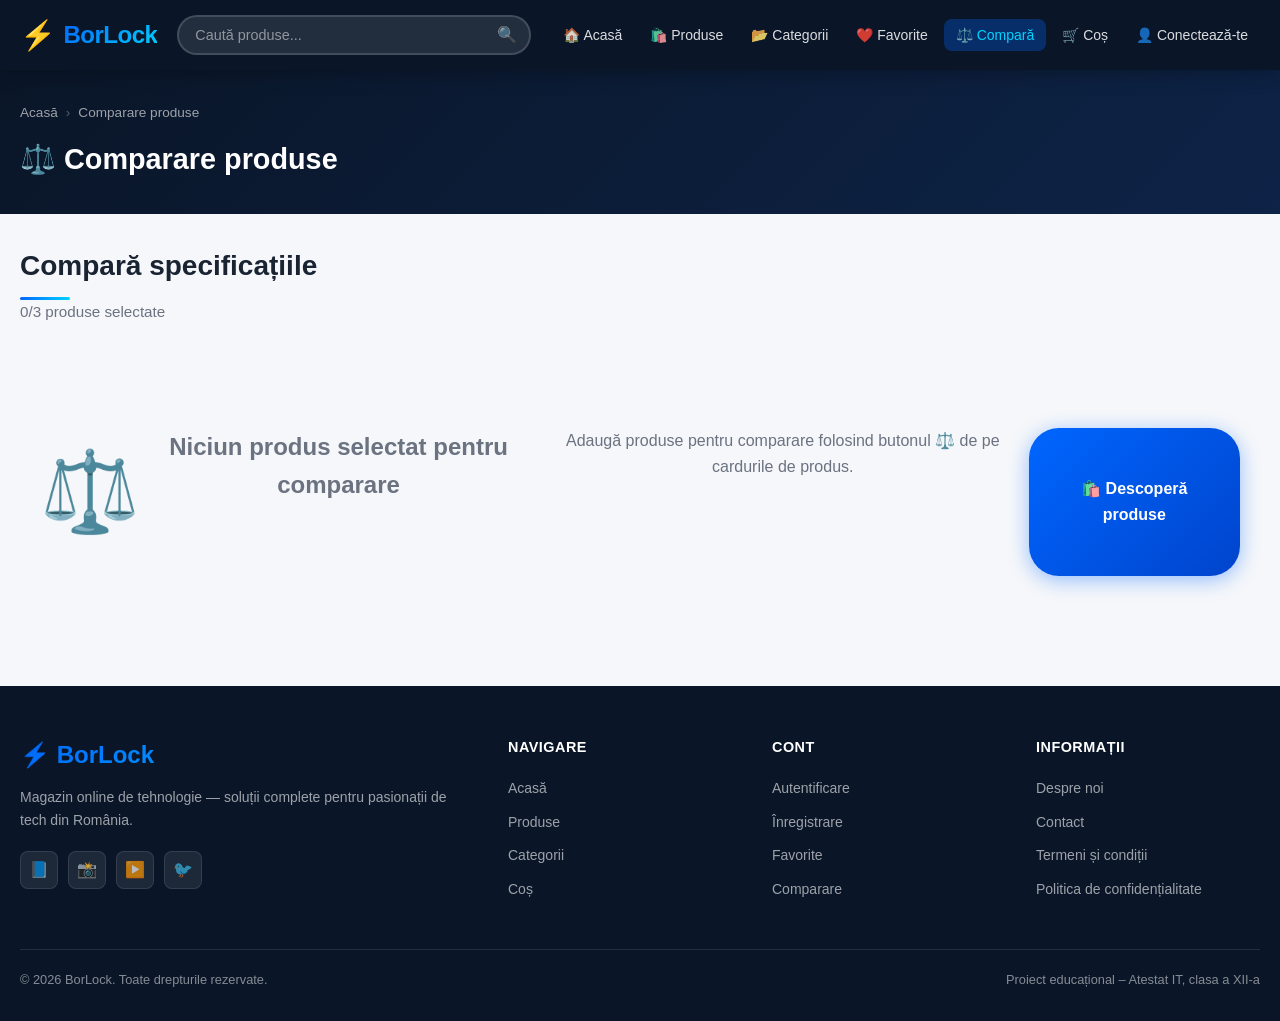
<file: compare.html>
<!DOCTYPE html>
<html lang="ro">
<head>
  <meta charset="UTF-8">
  <meta name="viewport" content="width=device-width, initial-scale=1.0">
  <meta name="description" content="BorLock – Compară produse side-by-side. Până la 3 produse în același timp.">
  <title>Comparare produse – BorLock</title>
  <link rel="stylesheet" href="css/style.css">
</head>
<body>

  <!-- NAVBAR -->
  <nav class="navbar">
    <div class="navbar-container">
      <a href="index.html" class="navbar-logo">
        <span class="logo-icon">⚡</span>
        <span class="logo-text">BorLock</span>
      </a>
      <div class="navbar-search">
        <input type="text" id="navbar-search-input" placeholder="Caută produse..." aria-label="Caută produse">
        <span class="search-icon" onclick="handleNavbarSearch()">🔍</span>
      </div>
      <ul class="nav-links" id="nav-menu">
        <li><a href="index.html">🏠 Acasă</a></li>
        <li><a href="products.html">🛍️ Produse</a></li>
        <li><a href="categories.html">📂 Categorii</a></li>
        <li><a href="favorites.html">❤️ Favorite</a></li>
        <li><a href="compare.html">⚖️ Compară</a></li>
        <li>
          <a href="cart.html" class="cart-link">
            🛒 Coș
            <span id="cart-badge">0</span>
          </a>
        </li>
        <li><a href="login.html">👤 Conectează-te</a></li>
      </ul>
      <button class="hamburger" id="hamburger" aria-label="Meniu">
        <span></span><span></span><span></span>
      </button>
    </div>
  </nav>

  <!-- PAGE HEADER -->
  <div class="page-header">
    <div class="page-header-content">
      <div class="breadcrumb">
        <a href="index.html">Acasă</a>
        <span class="separator">›</span>
        <span>Comparare produse</span>
      </div>
      <h1>⚖️ Comparare produse</h1>
    </div>
  </div>

  <!-- CONȚINUT PRINCIPAL -->
  <main>
    <div class="compare-page">

      <!-- Header cu info -->
      <div class="section-header" style="margin-bottom: 24px;">
        <div>
          <h2 class="section-title">Compară specificațiile</h2>
          <p class="section-subtitle" id="compare-count">Selectează produse pentru a le compara (maxim 3)</p>
        </div>
        <button onclick="clearCompare()" id="clear-compare-btn"
          style="
            background: none;
            color: var(--danger);
            font-size: 0.875rem;
            font-weight: 600;
            padding: 8px 16px;
            border: 1px solid var(--danger);
            border-radius: 8px;
            display: none;
            cursor: pointer;
            transition: var(--transition);
          "
          onmouseover="this.style.background='var(--danger)';this.style.color='white'"
          onmouseout="this.style.background='none';this.style.color='var(--danger)'">
          🗑️ Resetează compararea
        </button>
      </div>

      <!-- Mesaj comparare goală -->
      <div class="compare-empty" id="compare-empty" style="display: none;" role="status">
        <span class="empty-icon">⚖️</span>
        <h2>Niciun produs selectat pentru comparare</h2>
        <p>Adaugă produse pentru comparare folosind butonul ⚖️ de pe cardurile de produs.</p>
        <a href="products.html" class="btn-primary">🛍️ Descoperă produse</a>
      </div>

      <!-- Tabel comparare -->
      <div id="compare-content" style="display: none;">
        <div class="compare-table-wrapper">
          <table class="compare-table" id="compare-table" role="table" aria-label="Tabel comparare produse">
            <!-- Populat de JS -->
          </table>
        </div>

        <!-- Butoane add to cart pentru produsele comparate -->
        <div id="compare-add-buttons" style="
          display: flex;
          gap: 16px;
          margin-top: 20px;
          flex-wrap: wrap;
        ">
          <!-- Populate de JS -->
        </div>
      </div>

      <!-- Instrucțiuni dacă sunt sub 2 produse -->
      <div id="compare-tip" style="
        background: rgba(0, 102, 255, 0.05);
        border: 1px solid rgba(0, 102, 255, 0.2);
        border-radius: 8px;
        padding: 16px 20px;
        margin-top: 20px;
        font-size: 0.875rem;
        color: var(--text-light);
        display: none;
      ">
        💡 <strong>Sfat:</strong> Adaugă cel puțin 2 produse pentru a vedea comparația. Mergi la
        <a href="products.html" style="color: var(--secondary); font-weight: 600;">Produse</a>
        și apasă ⚖️ pe cardurile dorite.
      </div>
    </div>
  </main>

  <!-- FOOTER -->
  <footer>
    <div class="footer-grid">
      <div class="footer-brand">
        <span class="footer-logo">⚡ BorLock</span>
        <p>Magazin online de tehnologie — soluții complete pentru pasionații de tech din România.</p>
        <div class="footer-social">
          <a href="#" title="Facebook">📘</a>
          <a href="#" title="Instagram">📸</a>
          <a href="#" title="YouTube">▶️</a>
          <a href="#" title="Twitter">🐦</a>
        </div>
      </div>
      <div class="footer-col">
        <h4>Navigare</h4>
        <ul>
          <li><a href="index.html">Acasă</a></li>
          <li><a href="products.html">Produse</a></li>
          <li><a href="categories.html">Categorii</a></li>
          <li><a href="cart.html">Coș</a></li>
        </ul>
      </div>
      <div class="footer-col">
        <h4>Cont</h4>
        <ul>
          <li><a href="login.html">Autentificare</a></li>
          <li><a href="register.html">Înregistrare</a></li>
          <li><a href="favorites.html">Favorite</a></li>
          <li><a href="compare.html">Comparare</a></li>
        </ul>
      </div>
      <div class="footer-col">
        <h4>Informații</h4>
        <ul>
          <li><a href="#">Despre noi</a></li>
          <li><a href="#">Contact</a></li>
          <li><a href="#">Termeni și condiții</a></li>
          <li><a href="#">Politica de confidențialitate</a></li>
        </ul>
      </div>
    </div>
    <div class="footer-bottom">
      <p>© 2026 BorLock. Toate drepturile rezervate.</p>
      <p>Proiect educațional – Atestat IT, clasa a XII-a</p>
    </div>
  </footer>

  <!-- SCRIPTS -->
  <script src="js/script.js"></script>
  <script src="js/cart.js"></script>

  <script>
    /* ============================================================
       LOGICĂ SPECIFICĂ compare.html
       ============================================================ */

    /**
     * Randează tabelul de comparare
     */
    function renderCompare() {
      const compareEmpty = document.getElementById('compare-empty');
      const compareContent = document.getElementById('compare-content');
      const compareTip = document.getElementById('compare-tip');
      const clearBtn = document.getElementById('clear-compare-btn');
      const countEl = document.getElementById('compare-count');

      // Obținem ID-urile produselor pentru comparare
      const compareIds = JSON.parse(localStorage.getItem('borlock_compare') || '[]');

      // Obținem obiectele produselor
      const compareProducts = compareIds
        .map(id => getProductById(id))
        .filter(p => p !== undefined);

      // Actualizăm contorul
      if (countEl) countEl.textContent = `${compareProducts.length}/3 produse selectate`;

      if (compareProducts.length === 0) {
        // Nimic selectat
        if (compareEmpty) compareEmpty.style.display = 'flex';
        if (compareContent) compareContent.style.display = 'none';
        if (compareTip) compareTip.style.display = 'none';
        if (clearBtn) clearBtn.style.display = 'none';
        return;
      }

      if (compareProducts.length === 1) {
        // Un singur produs – afișăm sfatul
        if (compareEmpty) compareEmpty.style.display = 'none';
        if (compareContent) compareContent.style.display = 'block';
        if (compareTip) compareTip.style.display = 'block';
        if (clearBtn) clearBtn.style.display = 'block';
      } else {
        if (compareEmpty) compareEmpty.style.display = 'none';
        if (compareContent) compareContent.style.display = 'block';
        if (compareTip) compareTip.style.display = 'none';
        if (clearBtn) clearBtn.style.display = 'block';
      }

      // Construim tabelul de comparare
      buildCompareTable(compareProducts);

      // Construim butoanele de adăugare în coș
      buildCompareAddButtons(compareProducts);
    }

    /**
     * Construiește tabelul HTML de comparare
     * @param {Array} compareProducts – produsele de comparat
     */
    function buildCompareTable(compareProducts) {
      const table = document.getElementById('compare-table');
      if (!table) return;

      // Definiția rândurilor din tabel
      const rows = [
        { label: '🖼️ Imagine', key: 'image' },
        { label: '💰 Preț', key: 'price' },
        { label: '⭐ Rating', key: 'rating' },
        { label: '🏷️ Categorie', key: 'category' },
        { label: '📦 Disponibilitate', key: 'stock' },
        { label: '🔧 Procesor', key: 'specs.cpu' },
        { label: '💾 Memorie RAM', key: 'specs.ram' },
        { label: '💿 Stocare', key: 'specs.storage' },
        { label: '🎮 Placă video', key: 'specs.gpu' },
        { label: '🖥️ Display', key: 'specs.display' }
      ];

      // Construim header-ul tabelului
      const headerRow = `
        <tr>
          <th class="compare-row-label" style="width: 140px;">Specificație</th>
          ${compareProducts.map(p => `
            <th class="compare-product-header">
              <img src="${getProductImage(p)}" alt="${p.name}">
              <span class="product-name">${p.name}</span>
              <button class="btn-remove-compare" onclick="removeFromCompare(${p.id})">
                ✕ Elimină
              </button>
            </th>
          `).join('')}
        </tr>
      `;

      // Construim rândurile de date
      const dataRows = rows.map(row => {
        if (row.key === 'image') return ''; // Deja în header

        const cells = compareProducts.map(p => {
          let value = '';

          if (row.key.startsWith('specs.')) {
            const specKey = row.key.split('.')[1];
            value = p.specs[specKey] || '–';
            if (value === 'N/A') value = '–';
          } else if (row.key === 'price') {
            value = `
              <strong style="color: var(--secondary); font-size: 1.1rem;">${formatPrice(p.price)}</strong>
              ${p.oldPrice ? `<br><span style="text-decoration: line-through; color: var(--text-light); font-size: 0.85rem;">${formatPrice(p.oldPrice)}</span>` : ''}
            `;
          } else if (row.key === 'rating') {
            value = `${renderStars(p.rating)} <span style="font-size: 0.85rem; color: var(--text-light);">(${p.rating})</span>`;
          } else if (row.key === 'stock') {
            value = p.stock > 0
              ? `<span style="color: var(--success); font-weight: 600;">✓ În stoc (${p.stock})</span>`
              : `<span style="color: var(--danger); font-weight: 600;">✗ Stoc epuizat</span>`;
          } else {
            value = p[row.key] || '–';
          }

          return `<td>${value}</td>`;
        }).join('');

        return `
          <tr>
            <td class="compare-row-label">${row.label}</td>
            ${cells}
          </tr>
        `;
      }).join('');

      table.innerHTML = `<thead>${headerRow}</thead><tbody>${dataRows}</tbody>`;
    }

    /**
     * Construiește butoanele "Adaugă în coș" pentru produsele comparate
     */
    function buildCompareAddButtons(compareProducts) {
      const container = document.getElementById('compare-add-buttons');
      if (!container) return;

      container.innerHTML = compareProducts.map(p => `
        <button
          onclick="addToCart(${p.id})"
          ${p.stock === 0 ? 'disabled' : ''}
          style="
            flex: 1;
            min-width: 200px;
            background: ${p.stock > 0 ? 'linear-gradient(135deg, var(--secondary), #0044cc)' : 'var(--border)'};
            color: ${p.stock > 0 ? 'white' : 'var(--text-light)'};
            padding: 12px;
            border-radius: 8px;
            font-size: 0.9rem;
            font-weight: 600;
            transition: var(--transition);
            cursor: ${p.stock > 0 ? 'pointer' : 'not-allowed'};
            display: flex;
            align-items: center;
            justify-content: center;
            gap: 8px;
          "
        >
          🛒 ${p.stock > 0 ? `Adaugă în coș – ${formatPrice(p.price)}` : 'Stoc epuizat'}
        </button>
      `).join('');
    }

    /**
     * Elimină un produs din lista de comparare
     * @param {number} productId – ID-ul produsului de eliminat
     */
    function removeFromCompare(productId) {
      let compare = JSON.parse(localStorage.getItem('borlock_compare') || '[]');
      compare = compare.filter(id => id !== productId);
      localStorage.setItem('borlock_compare', JSON.stringify(compare));
      renderCompare();
      showToast('Produs eliminat din comparare.', 'info');
    }

    /**
     * Golește lista de comparare
     */
    function clearCompare() {
      localStorage.removeItem('borlock_compare');
      renderCompare();
      showToast('Lista de comparare a fost resetată.', 'info');
    }

    function handleNavbarSearch() {
      const query = document.getElementById('navbar-search-input').value.trim();
      if (query) window.location.href = `products.html?search=${encodeURIComponent(query)}`;
    }

    document.getElementById('navbar-search-input').addEventListener('keypress', (e) => {
      if (e.key === 'Enter') handleNavbarSearch();
    });

    document.addEventListener('DOMContentLoaded', () => {
      renderCompare();
    });
  </script>
</body>
</html>
</file>
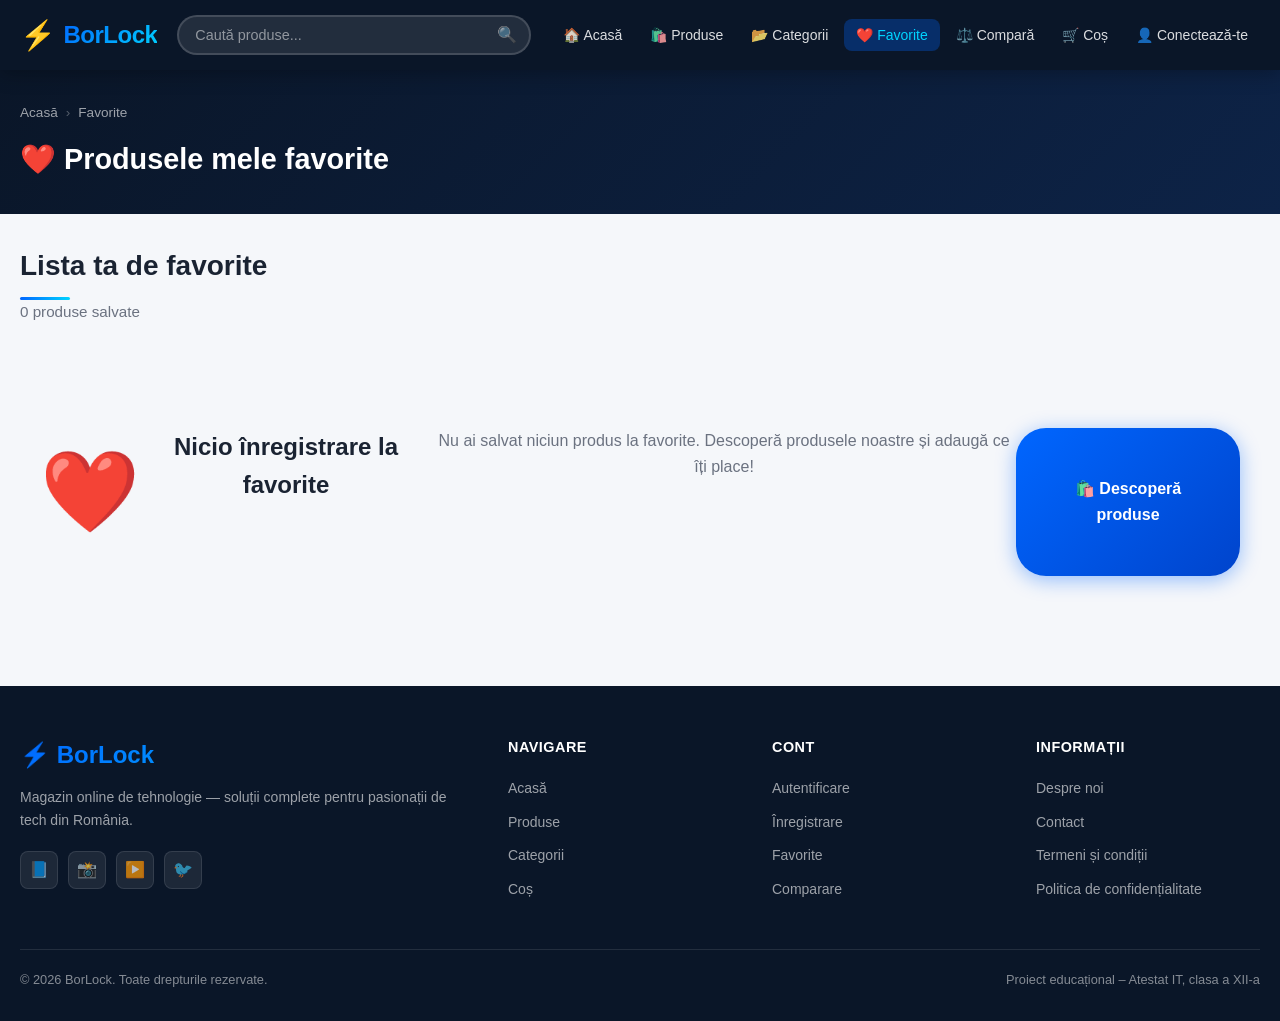
<file: favorites.html>
<!DOCTYPE html>
<html lang="ro">
<head>
  <meta charset="UTF-8">
  <meta name="viewport" content="width=device-width, initial-scale=1.0">
  <meta name="description" content="BorLock – Produsele tale favorite. Salvate și gata de cumpărat.">
  <title>Favorite – BorLock</title>
  <link rel="stylesheet" href="css/style.css">
</head>
<body>

  <!-- NAVBAR -->
  <nav class="navbar">
    <div class="navbar-container">
      <a href="index.html" class="navbar-logo">
        <span class="logo-icon">⚡</span>
        <span class="logo-text">BorLock</span>
      </a>
      <div class="navbar-search">
        <input type="text" id="navbar-search-input" placeholder="Caută produse..." aria-label="Caută produse">
        <span class="search-icon" onclick="handleNavbarSearch()">🔍</span>
      </div>
      <ul class="nav-links" id="nav-menu">
        <li><a href="index.html">🏠 Acasă</a></li>
        <li><a href="products.html">🛍️ Produse</a></li>
        <li><a href="categories.html">📂 Categorii</a></li>
        <li><a href="favorites.html">❤️ Favorite</a></li>
        <li><a href="compare.html">⚖️ Compară</a></li>
        <li>
          <a href="cart.html" class="cart-link">
            🛒 Coș
            <span id="cart-badge">0</span>
          </a>
        </li>
        <li><a href="login.html">👤 Conectează-te</a></li>
      </ul>
      <button class="hamburger" id="hamburger" aria-label="Meniu">
        <span></span><span></span><span></span>
      </button>
    </div>
  </nav>

  <!-- PAGE HEADER -->
  <div class="page-header">
    <div class="page-header-content">
      <div class="breadcrumb">
        <a href="index.html">Acasă</a>
        <span class="separator">›</span>
        <span>Favorite</span>
      </div>
      <h1>❤️ Produsele mele favorite</h1>
    </div>
  </div>

  <!-- CONȚINUT PRINCIPAL -->
  <main>
    <div class="favorites-page">

      <!-- Header cu contorul -->
      <div class="section-header" style="margin-bottom: 24px;">
        <div>
          <h2 class="section-title">Lista ta de favorite</h2>
          <p class="section-subtitle" id="favorites-count">0 produse salvate</p>
        </div>
        <button onclick="clearFavorites()" id="clear-favorites-btn"
          style="
            background: none;
            color: var(--danger);
            font-size: 0.875rem;
            font-weight: 600;
            padding: 8px 16px;
            border: 1px solid var(--danger);
            border-radius: 8px;
            display: none;
            cursor: pointer;
            transition: var(--transition);
          "
          onmouseover="this.style.background='var(--danger)';this.style.color='white'"
          onmouseout="this.style.background='none';this.style.color='var(--danger)'">
          🗑️ Șterge toate
        </button>
      </div>

      <!-- Mesaj liste goale -->
      <div class="cart-empty" id="favorites-empty" style="display: none;" role="status">
        <span class="empty-icon">❤️</span>
        <h2>Nicio înregistrare la favorite</h2>
        <p>Nu ai salvat niciun produs la favorite. Descoperă produsele noastre și adaugă ce îți place!</p>
        <a href="products.html" class="btn-primary">🛍️ Descoperă produse</a>
      </div>

      <!-- Grid favorite -->
      <div class="favorites-grid" id="favorites-grid">
        <!-- Populate de JS -->
      </div>
    </div>
  </main>

  <!-- FOOTER -->
  <footer>
    <div class="footer-grid">
      <div class="footer-brand">
        <span class="footer-logo">⚡ BorLock</span>
        <p>Magazin online de tehnologie — soluții complete pentru pasionații de tech din România.</p>
        <div class="footer-social">
          <a href="#" title="Facebook">📘</a>
          <a href="#" title="Instagram">📸</a>
          <a href="#" title="YouTube">▶️</a>
          <a href="#" title="Twitter">🐦</a>
        </div>
      </div>
      <div class="footer-col">
        <h4>Navigare</h4>
        <ul>
          <li><a href="index.html">Acasă</a></li>
          <li><a href="products.html">Produse</a></li>
          <li><a href="categories.html">Categorii</a></li>
          <li><a href="cart.html">Coș</a></li>
        </ul>
      </div>
      <div class="footer-col">
        <h4>Cont</h4>
        <ul>
          <li><a href="login.html">Autentificare</a></li>
          <li><a href="register.html">Înregistrare</a></li>
          <li><a href="favorites.html">Favorite</a></li>
          <li><a href="compare.html">Comparare</a></li>
        </ul>
      </div>
      <div class="footer-col">
        <h4>Informații</h4>
        <ul>
          <li><a href="#">Despre noi</a></li>
          <li><a href="#">Contact</a></li>
          <li><a href="#">Termeni și condiții</a></li>
          <li><a href="#">Politica de confidențialitate</a></li>
        </ul>
      </div>
    </div>
    <div class="footer-bottom">
      <p>© 2026 BorLock. Toate drepturile rezervate.</p>
      <p>Proiect educațional – Atestat IT, clasa a XII-a</p>
    </div>
  </footer>

  <!-- SCRIPTS -->
  <script src="js/script.js"></script>
  <script src="js/cart.js"></script>

  <script>
    /* ============================================================
       LOGICĂ SPECIFICĂ favorites.html
       ============================================================ */

    /**
     * Randează produsele favorite din localStorage
     */
    function renderFavorites() {
      const container = document.getElementById('favorites-grid');
      const emptyMsg = document.getElementById('favorites-empty');
      const countEl = document.getElementById('favorites-count');
      const clearBtn = document.getElementById('clear-favorites-btn');

      if (!container) return;

      // Obținem ID-urile favorite din localStorage
      const favoriteIds = JSON.parse(localStorage.getItem('borlock_favorites') || '[]');

      // Actualizăm contorul
      if (countEl) countEl.textContent = `${favoriteIds.length} produs${favoriteIds.length !== 1 ? 'e' : ''} salvat${favoriteIds.length !== 1 ? 'e' : ''}`;

      if (favoriteIds.length === 0) {
        // Afișează mesajul de liste goale
        if (emptyMsg) emptyMsg.style.display = 'flex';
        container.style.display = 'none';
        if (clearBtn) clearBtn.style.display = 'none';
        return;
      }

      // Ascunde mesajul, afișează produsele
      if (emptyMsg) emptyMsg.style.display = 'none';
      container.style.display = 'grid';
      if (clearBtn) clearBtn.style.display = 'block';

      // Obținem obiectele produselor favorite
      const favoriteProducts = favoriteIds
        .map(id => getProductById(id))
        .filter(p => p !== undefined);

      // Randăm cardurile
      container.innerHTML = favoriteProducts.map(product => createProductCard(product)).join('');

      // Actualizăm starea butoanelor
      updateFavoriteButtons();
    }

    /**
     * Șterge toate produsele din favorite
     */
    function clearFavorites() {
      if (confirm('Ești sigur că vrei să ștergi toate produsele din favorite?')) {
        localStorage.removeItem('borlock_favorites');
        renderFavorites();
        showToast('Toate produsele au fost eliminate din favorite.', 'info');
      }
    }

    /**
     * Override pentru toggleFavorite – rerandează pagina după modificare
     */
    const originalToggleFavorite = toggleFavorite;
    window.toggleFavorite = function(productId) {
      originalToggleFavorite(productId);
      // Re-randăm dacă suntem pe pagina de favorite
      if (document.getElementById('favorites-grid')) {
        setTimeout(renderFavorites, 100);
      }
    };

    function handleNavbarSearch() {
      const query = document.getElementById('navbar-search-input').value.trim();
      if (query) window.location.href = `products.html?search=${encodeURIComponent(query)}`;
    }

    document.getElementById('navbar-search-input').addEventListener('keypress', (e) => {
      if (e.key === 'Enter') handleNavbarSearch();
    });

    document.addEventListener('DOMContentLoaded', () => {
      renderFavorites();
    });
  </script>
</body>
</html>
</file>
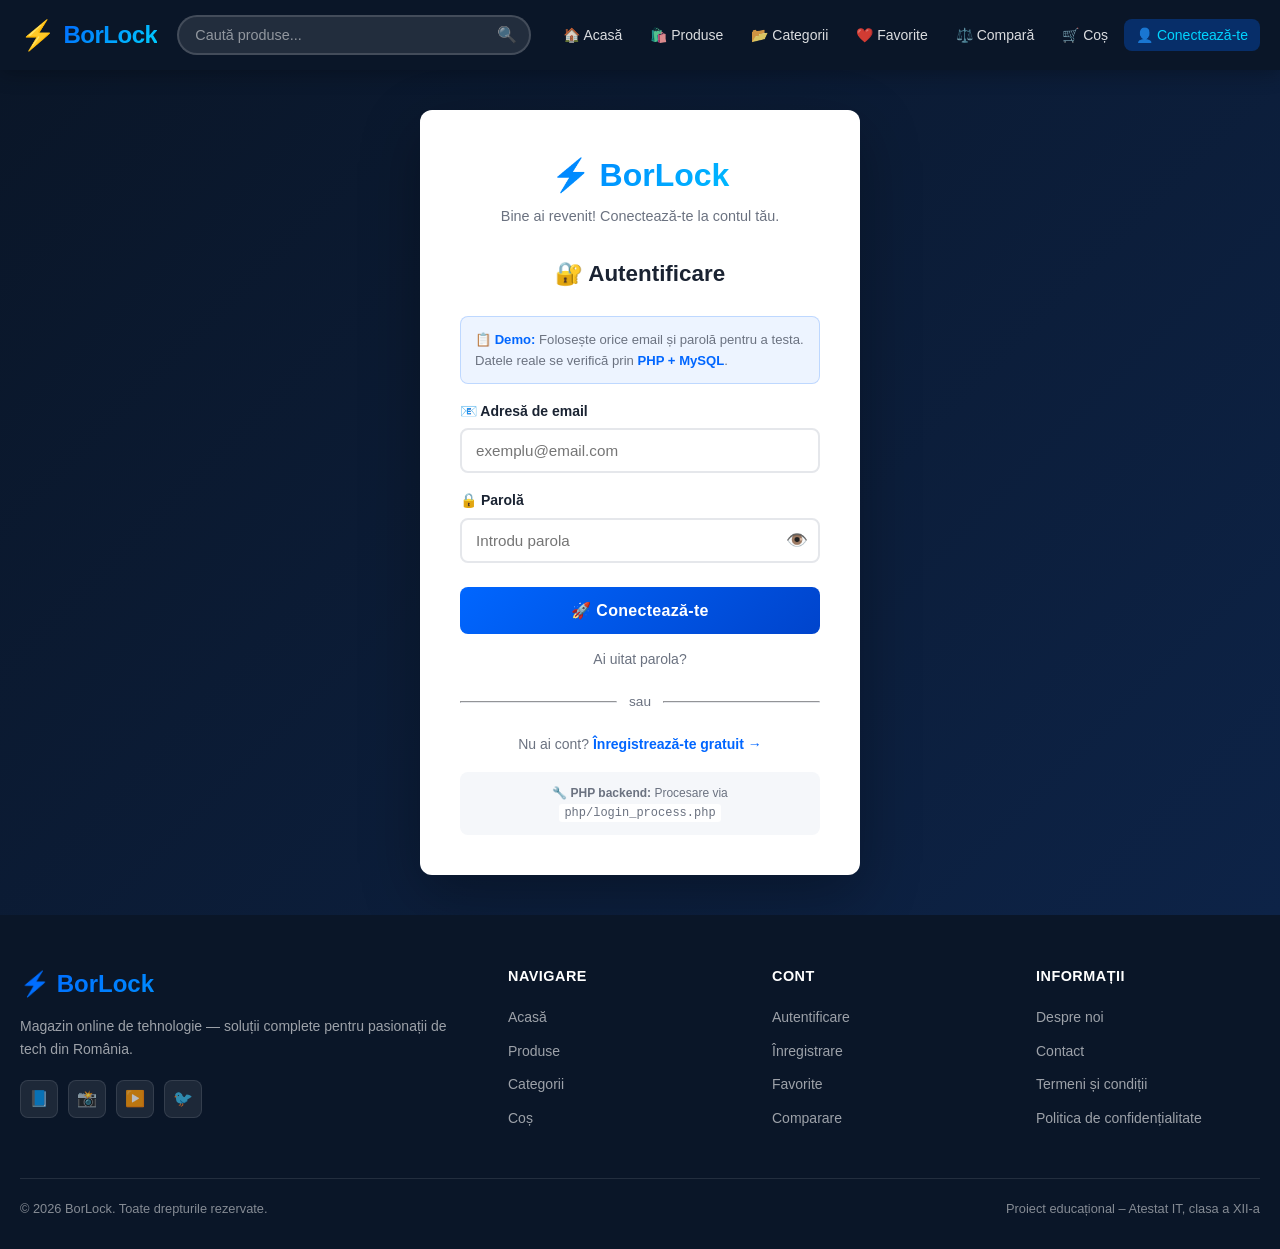
<file: login.html>
<!DOCTYPE html>
<html lang="ro">
<head>
  <meta charset="UTF-8">
  <meta name="viewport" content="width=device-width, initial-scale=1.0">
  <meta name="description" content="BorLock – Autentifică-te în contul tău pentru acces la oferte și loterie!">
  <title>Autentificare – BorLock</title>
  <link rel="stylesheet" href="css/style.css">
</head>
<body>

  <!-- NAVBAR -->
  <nav class="navbar">
    <div class="navbar-container">
      <a href="index.html" class="navbar-logo">
        <span class="logo-icon">⚡</span>
        <span class="logo-text">BorLock</span>
      </a>
      <div class="navbar-search">
        <input type="text" id="navbar-search-input" placeholder="Caută produse..." aria-label="Caută produse">
        <span class="search-icon" onclick="handleNavbarSearch()">🔍</span>
      </div>
      <ul class="nav-links" id="nav-menu">
        <li><a href="index.html">🏠 Acasă</a></li>
        <li><a href="products.html">🛍️ Produse</a></li>
        <li><a href="categories.html">📂 Categorii</a></li>
        <li><a href="favorites.html">❤️ Favorite</a></li>
        <li><a href="compare.html">⚖️ Compară</a></li>
        <li>
          <a href="cart.html" class="cart-link">
            🛒 Coș
            <span id="cart-badge">0</span>
          </a>
        </li>
        <li><a href="login.html">👤 Conectează-te</a></li>
      </ul>
      <button class="hamburger" id="hamburger" aria-label="Meniu">
        <span></span><span></span><span></span>
      </button>
    </div>
  </nav>

  <!-- FORMULAR LOGIN -->
  <div class="auth-page">
    <div class="auth-container">

      <!-- Logo -->
      <div class="auth-logo">
        <span class="logo-text">⚡ BorLock</span>
        <p>Bine ai revenit! Conectează-te la contul tău.</p>
      </div>

      <h2>🔐 Autentificare</h2>

      <!-- Notificare informativă pentru demo -->
      <div class="demo-notice">
        <p>📋 <strong>Demo:</strong> Folosește orice email și parolă pentru a testa.</p>
        <p>Datele reale se verifică prin <strong>PHP + MySQL</strong>.</p>
      </div>

      <!-- Formular login -->
      <form id="login-form" novalidate>

        <!-- Email -->
        <div class="form-group">
          <label for="email">📧 Adresă de email</label>
          <input
            type="email"
            id="email"
            name="email"
            placeholder="exemplu@email.com"
            autocomplete="email"
            required
          >
          <span class="field-error" id="email-error"></span>
        </div>

        <!-- Parolă -->
        <div class="form-group">
          <label for="password">🔒 Parolă</label>
          <div style="position: relative;">
            <input
              type="password"
              id="password"
              name="password"
              placeholder="Introdu parola"
              autocomplete="current-password"
              required
            >
            <!-- Buton vizualizare parolă -->
            <button type="button"
              onclick="togglePasswordVisibility()"
              style="
                position: absolute;
                right: 12px;
                top: 50%;
                transform: translateY(-50%);
                background: none;
                border: none;
                cursor: pointer;
                font-size: 1.1rem;
                color: var(--text-light);
              "
              id="toggle-password"
              title="Arată/ascunde parola"
              aria-label="Arată parola">
              👁️
            </button>
          </div>
          <span class="field-error" id="password-error"></span>
        </div>

        <!-- Mesaj eroare general -->
        <div id="login-error" style="
          display: none;
          background: rgba(239, 68, 68, 0.1);
          border: 1px solid var(--danger);
          border-radius: 8px;
          padding: 10px 14px;
          font-size: 0.875rem;
          color: var(--danger);
          margin-bottom: 16px;
        "></div>

        <!-- Buton submit -->
        <button type="submit" class="btn-auth" id="login-btn">
          🚀 Conectează-te
        </button>

        <!-- Link parolă uitată -->
        <div style="text-align: center; margin-top: 12px;">
          <a href="#" style="font-size: 0.875rem; color: var(--text-light);">Ai uitat parola?</a>
        </div>
      </form>

      <!-- Separator -->
      <div style="
        display: flex;
        align-items: center;
        gap: 12px;
        margin: 20px 0;
        color: var(--text-light);
        font-size: 0.85rem;
      ">
        <hr style="flex: 1; border-color: var(--border);">
        sau
        <hr style="flex: 1; border-color: var(--border);">
      </div>

      <!-- Link înregistrare -->
      <div class="auth-footer">
        <p>Nu ai cont? <a href="register.html">Înregistrează-te gratuit →</a></p>
      </div>

      <!-- Link PHP (pentru evaluare) -->
      <div style="
        margin-top: 16px;
        padding: 12px;
        background: var(--gray);
        border-radius: 8px;
        font-size: 0.75rem;
        color: var(--text-light);
        text-align: center;
      ">
        🔧 <strong>PHP backend:</strong> Procesare via
        <code style="background: white; padding: 2px 5px; border-radius: 3px;">php/login_process.php</code>
      </div>
    </div>
  </div>

  <!-- FOOTER -->
  <footer>
    <div class="footer-grid">
      <div class="footer-brand">
        <span class="footer-logo">⚡ BorLock</span>
        <p>Magazin online de tehnologie — soluții complete pentru pasionații de tech din România.</p>
        <div class="footer-social">
          <a href="#" title="Facebook">📘</a>
          <a href="#" title="Instagram">📸</a>
          <a href="#" title="YouTube">▶️</a>
          <a href="#" title="Twitter">🐦</a>
        </div>
      </div>
      <div class="footer-col">
        <h4>Navigare</h4>
        <ul>
          <li><a href="index.html">Acasă</a></li>
          <li><a href="products.html">Produse</a></li>
          <li><a href="categories.html">Categorii</a></li>
          <li><a href="cart.html">Coș</a></li>
        </ul>
      </div>
      <div class="footer-col">
        <h4>Cont</h4>
        <ul>
          <li><a href="login.html">Autentificare</a></li>
          <li><a href="register.html">Înregistrare</a></li>
          <li><a href="favorites.html">Favorite</a></li>
          <li><a href="compare.html">Comparare</a></li>
        </ul>
      </div>
      <div class="footer-col">
        <h4>Informații</h4>
        <ul>
          <li><a href="#">Despre noi</a></li>
          <li><a href="#">Contact</a></li>
          <li><a href="#">Termeni și condiții</a></li>
          <li><a href="#">Politica de confidențialitate</a></li>
        </ul>
      </div>
    </div>
    <div class="footer-bottom">
      <p>© 2026 BorLock. Toate drepturile rezervate.</p>
      <p>Proiect educațional – Atestat IT, clasa a XII-a</p>
    </div>
  </footer>

  <!-- SCRIPTS -->
  <script src="js/script.js"></script>
  <script src="js/lottery.js"></script>

  <script>
    /* ============================================================
       LOGICĂ SPECIFICĂ login.html
       ============================================================ */

    /**
     * Validează formularul de login pe client
     * @returns {boolean} true dacă datele sunt valide
     */
    function validateLoginForm() {
      let valid = true;

      const email = document.getElementById('email').value.trim();
      const password = document.getElementById('password').value;
      const emailError = document.getElementById('email-error');
      const passwordError = document.getElementById('password-error');

      // Resetăm erorile
      emailError.textContent = '';
      passwordError.textContent = '';
      document.getElementById('email').classList.remove('error');
      document.getElementById('password').classList.remove('error');

      // Validare email
      if (!email) {
        emailError.textContent = 'Adresa de email este obligatorie.';
        document.getElementById('email').classList.add('error');
        valid = false;
      } else if (!/^[^\s@]+@[^\s@]+\.[^\s@]+$/.test(email)) {
        emailError.textContent = 'Introduceți o adresă de email validă.';
        document.getElementById('email').classList.add('error');
        valid = false;
      }

      // Validare parolă
      if (!password) {
        passwordError.textContent = 'Parola este obligatorie.';
        document.getElementById('password').classList.add('error');
        valid = false;
      } else if (password.length < 4) {
        passwordError.textContent = 'Parola trebuie să aibă cel puțin 4 caractere.';
        document.getElementById('password').classList.add('error');
        valid = false;
      }

      return valid;
    }

    /**
     * Gestionează toggle vizibilitate parolă
     */
    function togglePasswordVisibility() {
      const passwordInput = document.getElementById('password');
      const toggleBtn = document.getElementById('toggle-password');

      if (passwordInput.type === 'password') {
        passwordInput.type = 'text';
        toggleBtn.textContent = '🙈';
      } else {
        passwordInput.type = 'password';
        toggleBtn.textContent = '👁️';
      }
    }

    /**
     * Simulează autentificarea (pentru demo fără server)
     * În producție, aceasta trimite datele la php/login_process.php
     */
    function simulateLogin(email, password) {
      return new Promise((resolve) => {
        // Simulăm un delay de server
        setTimeout(() => {
          // Verificăm dacă există utilizatorul înregistrat local
          const users = JSON.parse(localStorage.getItem('borlock_users') || '[]');
          const user = users.find(u => u.email === email && u.password === password);

          if (user) {
            resolve({ success: true, user });
          } else if (users.length === 0) {
            // Dacă nu există niciun utilizator, acceptăm orice credențiale (demo)
            resolve({
              success: true,
              user: { name: email.split('@')[0], email }
            });
          } else {
            resolve({ success: false, message: 'Email sau parolă incorectă.' });
          }
        }, 800);
      });
    }

    // Gestionare submit formular
    document.getElementById('login-form').addEventListener('submit', async (e) => {
      e.preventDefault();

      if (!validateLoginForm()) return;

      const email = document.getElementById('email').value.trim();
      const password = document.getElementById('password').value;
      const loginBtn = document.getElementById('login-btn');
      const loginError = document.getElementById('login-error');

      // Stare loading
      loginBtn.disabled = true;
      loginBtn.textContent = '⏳ Se verifică...';
      loginError.style.display = 'none';

      try {
        const result = await simulateLogin(email, password);

        if (result.success) {
          // Login reușit!
          // Salvăm datele utilizatorului în sessionStorage
          sessionStorage.setItem('borlock_user', JSON.stringify(result.user));
          sessionStorage.setItem('borlock_just_logged_in', 'true');

          showToast(`Bun venit, ${result.user.name}! 🎉`, 'success');

          // Redirecționăm după 1 secundă (după ce se inițiază loteria)
          setTimeout(() => {
            // Inițializăm loteria înainte de redirect
            if (!hasLotteryBeenRun()) {
              markLotteryAsRun();
              createLotteryModal();
              setTimeout(() => {
                const won = runLottery();
                saveLotteryResult(won);
                showLotteryResult(won);
              }, 2000);

              // Redirecționăm după ce se închide loteria (utilizatorul o închide manual)
            } else {
              window.location.href = 'index.html';
            }
          }, 500);

          // Override pentru butonul de închidere loterie pentru a redirecta
          window.closeLotteryModal = function() {
            const modal = document.getElementById('lottery-modal');
            if (modal) {
              modal.classList.add('fade-out');
              setTimeout(() => {
                modal.remove();
                document.body.style.overflow = '';
                window.location.href = 'index.html';
              }, 300);
            }
          };

        } else {
          // Eroare autentificare
          loginError.textContent = result.message || 'Eroare la autentificare.';
          loginError.style.display = 'block';
        }
      } catch (err) {
        loginError.textContent = 'Eroare de conexiune. Încearcă din nou.';
        loginError.style.display = 'block';
      } finally {
        loginBtn.disabled = false;
        loginBtn.textContent = '🚀 Conectează-te';
      }
    });

    // Eliminăm eroarea când utilizatorul editează câmpurile
    ['email', 'password'].forEach(field => {
      document.getElementById(field).addEventListener('input', () => {
        document.getElementById(`${field}-error`).textContent = '';
        document.getElementById(field).classList.remove('error');
        document.getElementById('login-error').style.display = 'none';
      });
    });

    function handleNavbarSearch() {
      const query = document.getElementById('navbar-search-input').value.trim();
      if (query) window.location.href = `products.html?search=${encodeURIComponent(query)}`;
    }

    document.getElementById('navbar-search-input').addEventListener('keypress', (e) => {
      if (e.key === 'Enter') handleNavbarSearch();
    });
  </script>
</body>
</html>
</file>
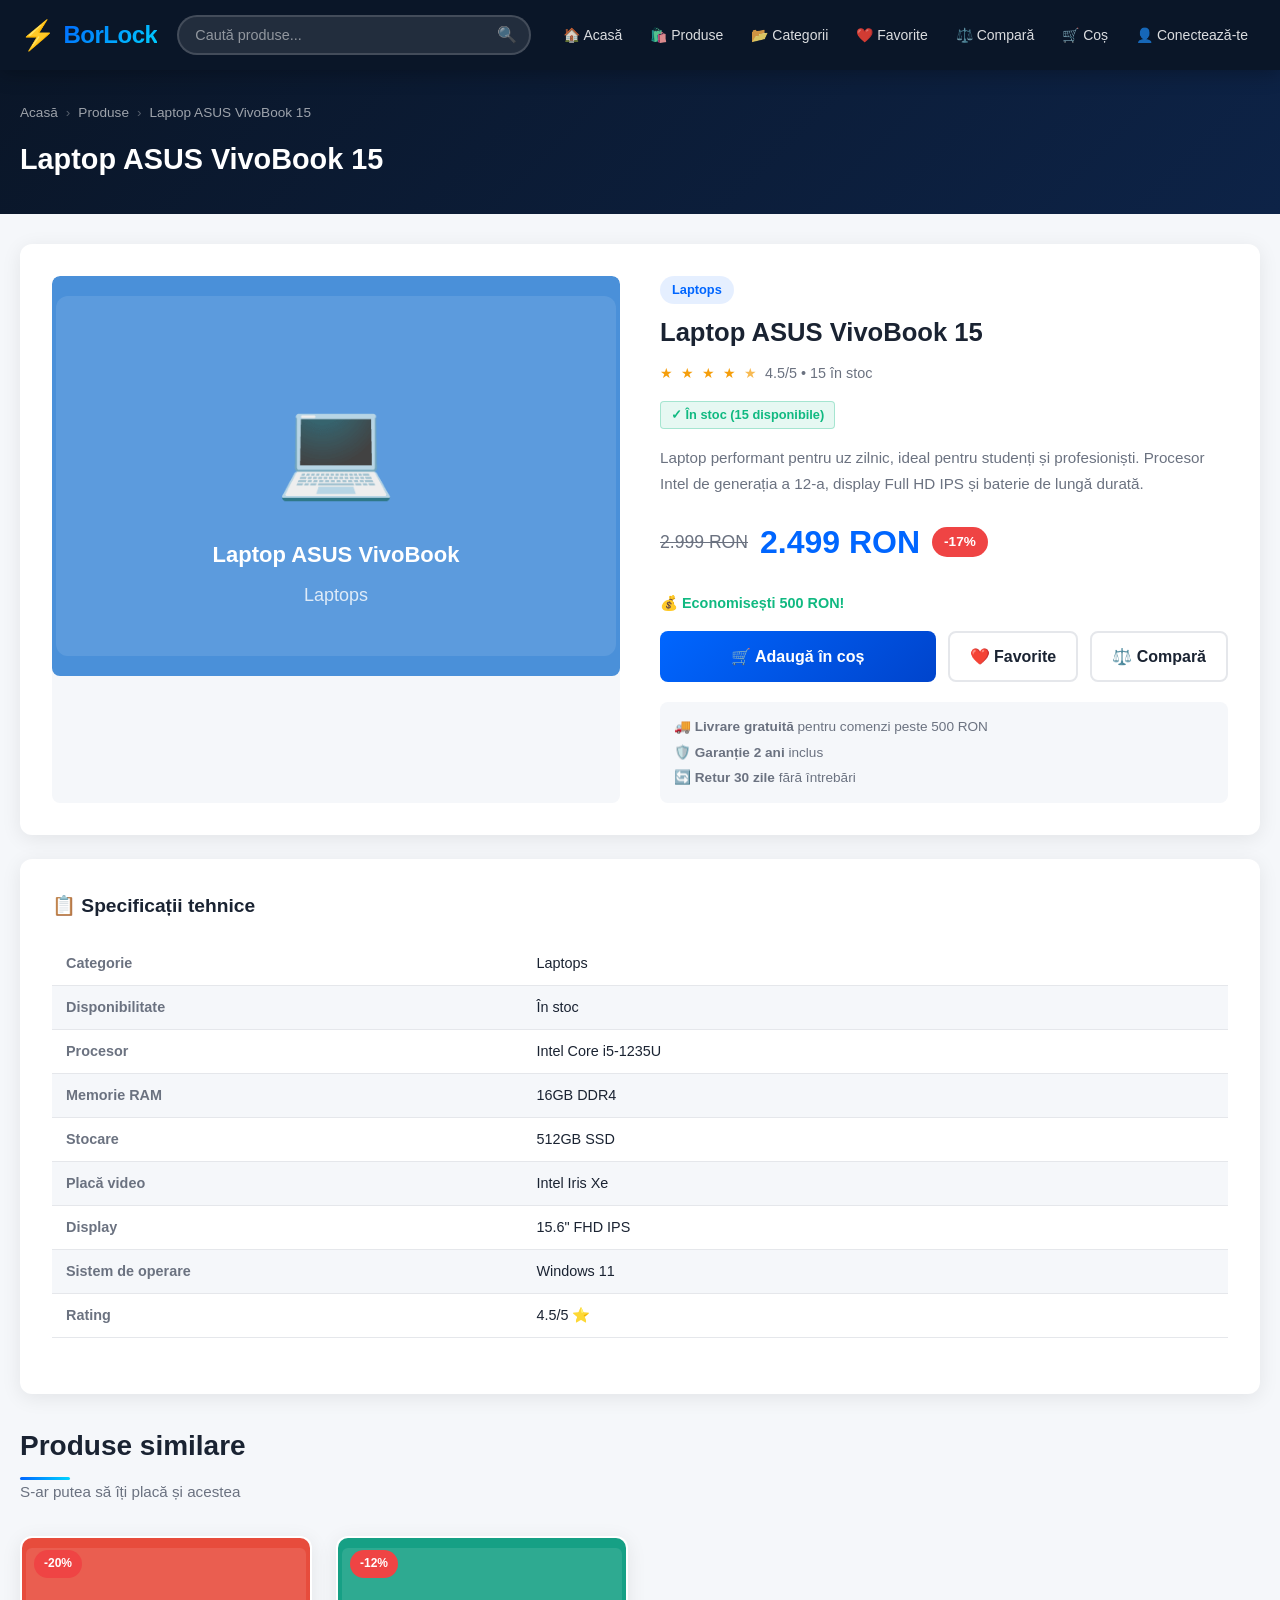
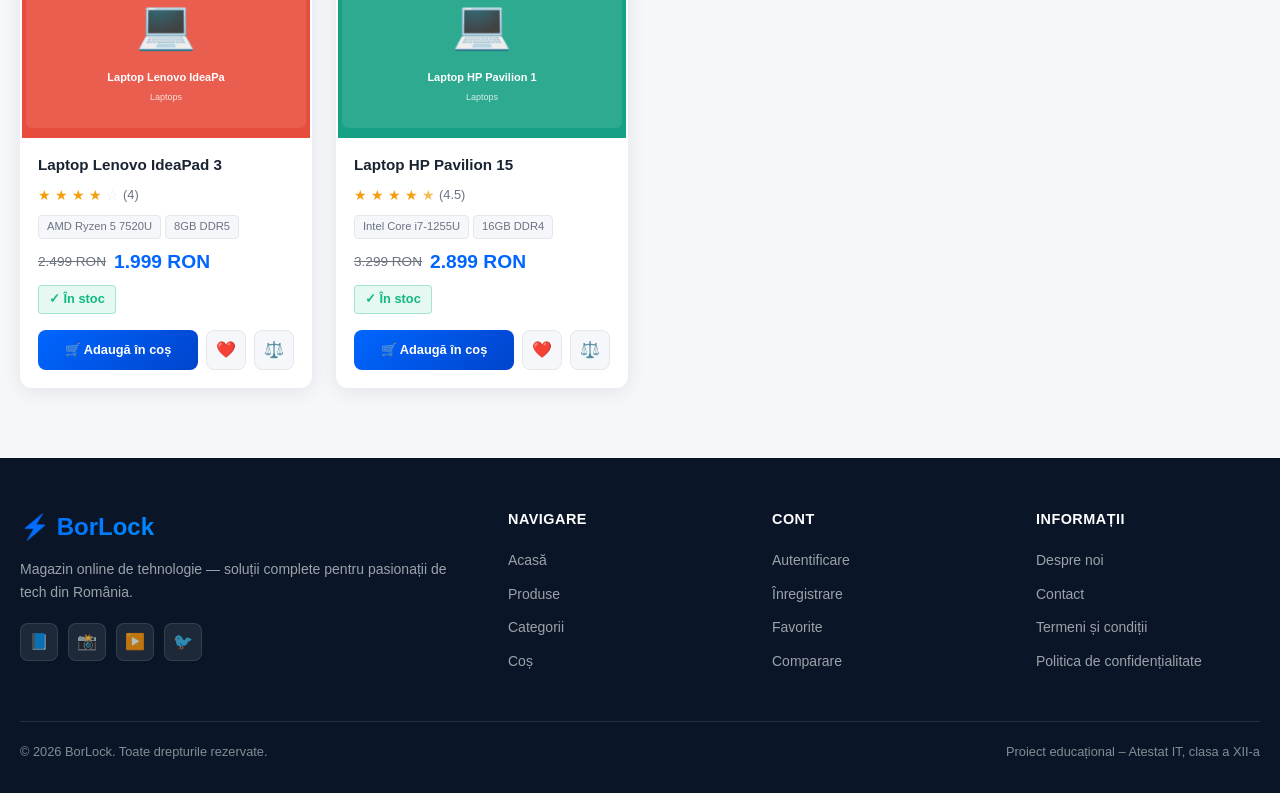
<file: product.html>
<!DOCTYPE html>
<html lang="ro">
<head>
  <meta charset="UTF-8">
  <meta name="viewport" content="width=device-width, initial-scale=1.0">
  <meta name="description" content="BorLock – Detalii produs. Specificații complete, preț și disponibilitate.">
  <title>Produs – BorLock</title>
  <link rel="stylesheet" href="css/style.css">
</head>
<body>

  <!-- NAVBAR -->
  <nav class="navbar">
    <div class="navbar-container">
      <a href="index.html" class="navbar-logo">
        <span class="logo-icon">⚡</span>
        <span class="logo-text">BorLock</span>
      </a>
      <div class="navbar-search">
        <input type="text" id="navbar-search-input" placeholder="Caută produse..." aria-label="Caută produse">
        <span class="search-icon" onclick="handleNavbarSearch()">🔍</span>
      </div>
      <ul class="nav-links" id="nav-menu">
        <li><a href="index.html">🏠 Acasă</a></li>
        <li><a href="products.html">🛍️ Produse</a></li>
        <li><a href="categories.html">📂 Categorii</a></li>
        <li><a href="favorites.html">❤️ Favorite</a></li>
        <li><a href="compare.html">⚖️ Compară</a></li>
        <li>
          <a href="cart.html" class="cart-link">
            🛒 Coș
            <span id="cart-badge">0</span>
          </a>
        </li>
        <li><a href="login.html">👤 Conectează-te</a></li>
      </ul>
      <button class="hamburger" id="hamburger" aria-label="Meniu">
        <span></span><span></span><span></span>
      </button>
    </div>
  </nav>

  <!-- PAGE HEADER / BREADCRUMB -->
  <div class="page-header" id="product-breadcrumb">
    <div class="page-header-content">
      <div class="breadcrumb">
        <a href="index.html">Acasă</a>
        <span class="separator">›</span>
        <a href="products.html">Produse</a>
        <span class="separator">›</span>
        <span id="breadcrumb-product-name">Produs</span>
      </div>
      <h1 id="page-product-title">Detalii produs</h1>
    </div>
  </div>

  <!-- CONȚINUT PRINCIPAL PRODUS -->
  <main>
    <div class="product-detail" id="product-detail-container">
      <!-- Conținutul este generat de JavaScript -->
    </div>

    <!-- PRODUSE SIMILARE -->
    <section class="similar-products">
      <div class="section-header">
        <div>
          <h2 class="section-title">Produse similare</h2>
          <p class="section-subtitle">S-ar putea să îți placă și acestea</p>
        </div>
      </div>
      <div class="products-grid" id="similar-products-grid">
        <!-- Populate de JS -->
      </div>
    </section>
  </main>

  <!-- FOOTER -->
  <footer>
    <div class="footer-grid">
      <div class="footer-brand">
        <span class="footer-logo">⚡ BorLock</span>
        <p>Magazin online de tehnologie — soluții complete pentru pasionații de tech din România.</p>
        <div class="footer-social">
          <a href="#" title="Facebook">📘</a>
          <a href="#" title="Instagram">📸</a>
          <a href="#" title="YouTube">▶️</a>
          <a href="#" title="Twitter">🐦</a>
        </div>
      </div>
      <div class="footer-col">
        <h4>Navigare</h4>
        <ul>
          <li><a href="index.html">Acasă</a></li>
          <li><a href="products.html">Produse</a></li>
          <li><a href="categories.html">Categorii</a></li>
          <li><a href="cart.html">Coș</a></li>
        </ul>
      </div>
      <div class="footer-col">
        <h4>Cont</h4>
        <ul>
          <li><a href="login.html">Autentificare</a></li>
          <li><a href="register.html">Înregistrare</a></li>
          <li><a href="favorites.html">Favorite</a></li>
          <li><a href="compare.html">Comparare</a></li>
        </ul>
      </div>
      <div class="footer-col">
        <h4>Informații</h4>
        <ul>
          <li><a href="#">Despre noi</a></li>
          <li><a href="#">Contact</a></li>
          <li><a href="#">Termeni și condiții</a></li>
          <li><a href="#">Politica de confidențialitate</a></li>
        </ul>
      </div>
    </div>
    <div class="footer-bottom">
      <p>© 2026 BorLock. Toate drepturile rezervate.</p>
      <p>Proiect educațional – Atestat IT, clasa a XII-a</p>
    </div>
  </footer>

  <!-- SCRIPTS -->
  <script src="js/script.js"></script>
  <script src="js/cart.js"></script>

  <script>
    /* ============================================================
       LOGICĂ SPECIFICĂ product.html
       ============================================================ */

    /**
     * Randează pagina de detalii pentru un produs
     * @param {Object} product – datele produsului
     */
    function renderProductDetail(product) {
      const container = document.getElementById('product-detail-container');
      if (!container) return;

      const imgSrc = getProductImage(product);
      const discount = getDiscountPercent(product.price, product.oldPrice);
      const stars = renderStars(product.rating);
      const inStock = product.stock > 0;

      // Actualizează breadcrumb și titlul paginii
      document.getElementById('breadcrumb-product-name').textContent = product.name;
      document.getElementById('page-product-title').textContent = product.name;
      document.title = `${product.name} – BorLock`;

      // Construiește tabelul de specificații
      const specsRows = Object.entries(product.specs)
        .filter(([k, v]) => v && v !== 'N/A')
        .map(([k, v]) => {
          const labels = {
            cpu: 'Procesor', ram: 'Memorie RAM', storage: 'Stocare',
            gpu: 'Placă video', display: 'Display', os: 'Sistem de operare',
            camera: 'Cameră', battery: 'Baterie', switches: 'Switch-uri',
            driver: 'Driver audio', cores: 'Nuclee', tdp: 'TDP', panel: 'Panel'
          };
          return `
            <tr>
              <td>${labels[k] || k}</td>
              <td>${v}</td>
            </tr>
          `;
        }).join('');

      container.innerHTML = `
        <div class="product-detail-grid">
          <!-- Imaginea produsului -->
          <div class="product-detail-image">
            <img src="${imgSrc}" alt="${product.name}" id="main-product-img">
          </div>

          <!-- Informații produs -->
          <div class="product-detail-info">
            <!-- Badge categorie -->
            <span style="
              background: rgba(0,102,255,0.1);
              color: var(--secondary);
              padding: 4px 12px;
              border-radius: 20px;
              font-size: 0.8rem;
              font-weight: 600;
              display: inline-block;
              margin-bottom: 12px;
            ">${product.category}</span>

            <h1>${product.name}</h1>

            <!-- Rating -->
            <div class="product-detail-rating">
              ${stars}
              <span style="color: var(--text-light); font-size: 0.9rem;">${product.rating}/5 • ${product.stock} în stoc</span>
            </div>

            <!-- Disponibilitate -->
            <div class="product-stock ${inStock ? 'in-stock' : 'out-of-stock'}" style="margin-bottom: 16px;">
              ${inStock ? `✓ În stoc (${product.stock} disponibile)` : '✗ Stoc epuizat'}
            </div>

            <!-- Descriere -->
            <p class="product-detail-description">${product.description}</p>

            <!-- Prețuri -->
            <div class="product-detail-pricing">
              ${product.oldPrice ? `<span class="old-price">${formatPrice(product.oldPrice)}</span>` : ''}
              <span class="current-price">${formatPrice(product.price)}</span>
              ${discount > 0 ? `<span class="detail-discount-badge">-${discount}%</span>` : ''}
            </div>

            <!-- Economii -->
            ${discount > 0 ? `
              <p style="color: var(--success); font-size: 0.9rem; margin-bottom: 16px; font-weight: 600;">
                💰 Economisești ${formatPrice(product.oldPrice - product.price)}!
              </p>
            ` : ''}

            <!-- Butoane acțiuni -->
            <div class="product-detail-actions">
              <button class="btn-add-cart" onclick="addToCart(${product.id})" ${!inStock ? 'disabled' : ''}>
                🛒 Adaugă în coș
              </button>
              <button class="btn-add-fav" onclick="toggleFavorite(${product.id})" id="fav-btn-${product.id}">
                ❤️ Favorite
              </button>
              <button class="btn-add-compare" onclick="addToCompare(${product.id})">
                ⚖️ Compară
              </button>
            </div>

            <!-- Livrare info -->
            <div style="
              background: var(--gray);
              border-radius: 8px;
              padding: 14px;
              margin-top: 20px;
              font-size: 0.85rem;
              color: var(--text-light);
            ">
              <p>🚚 <strong>Livrare gratuită</strong> pentru comenzi peste 500 RON</p>
              <p style="margin-top: 4px;">🛡️ <strong>Garanție 2 ani</strong> inclus</p>
              <p style="margin-top: 4px;">🔄 <strong>Retur 30 zile</strong> fără întrebări</p>
            </div>
          </div>
        </div>

        <!-- Specificații tehnice complete -->
        <div style="
          background: var(--card-bg);
          border-radius: var(--radius);
          padding: 32px;
          box-shadow: var(--shadow);
          margin-top: 24px;
        ">
          <h2 style="margin-bottom: 20px; font-size: 1.2rem;">📋 Specificații tehnice</h2>
          <table class="specs-table">
            <tbody>
              <tr><td>Categorie</td><td>${product.category}</td></tr>
              <tr><td>Disponibilitate</td><td>${inStock ? 'În stoc' : 'Stoc epuizat'}</td></tr>
              ${specsRows}
              <tr><td>Rating</td><td>${product.rating}/5 ⭐</td></tr>
            </tbody>
          </table>
        </div>
      `;

      // Actualizează starea butonului de favorite
      updateFavoriteButtons();
    }

    /**
     * Randează produsele similare (din aceeași categorie)
     * @param {Object} product – produsul curent
     */
    function renderSimilarProducts(product) {
      const container = document.getElementById('similar-products-grid');
      if (!container) return;

      // Filtrăm produsele din aceeași categorie, excludem produsul curent
      const similar = products
        .filter(p => p.category === product.category && p.id !== product.id)
        .slice(0, 4);

      if (similar.length === 0) {
        container.parentElement.style.display = 'none';
        return;
      }

      container.innerHTML = similar.map(p => createProductCard(p)).join('');
      updateFavoriteButtons();
    }

    function handleNavbarSearch() {
      const query = document.getElementById('navbar-search-input').value.trim();
      if (query) window.location.href = `products.html?search=${encodeURIComponent(query)}`;
    }

    document.getElementById('navbar-search-input').addEventListener('keypress', (e) => {
      if (e.key === 'Enter') handleNavbarSearch();
    });

    /* ============================================================
       INIȚIALIZARE PAGINĂ PRODUS
       ============================================================ */
    document.addEventListener('DOMContentLoaded', () => {
      // Citim ID-ul produsului din URL (ex: product.html?id=1)
      const urlParams = new URLSearchParams(window.location.search);
      const productId = parseInt(urlParams.get('id'));

      if (productId) {
        const product = getProductById(productId);
        if (product) {
          renderProductDetail(product);
          renderSimilarProducts(product);
        } else {
          // Produs negăsit
          document.getElementById('product-detail-container').innerHTML = `
            <div class="no-results" style="padding: 80px 20px;">
              <div class="no-results-icon">❌</div>
              <h3>Produs negăsit</h3>
              <p>Produsul cu ID-ul ${productId} nu există.</p>
              <a href="products.html" class="btn-primary" style="display: inline-flex; margin-top: 16px;">← Înapoi la produse</a>
            </div>
          `;
        }
      } else {
        // Dacă nu e specificat niciun ID, afișăm primul produs ca exemplu
        const product = products[0];
        renderProductDetail(product);
        renderSimilarProducts(product);
      }
    });
  </script>
</body>
</html>
</file>
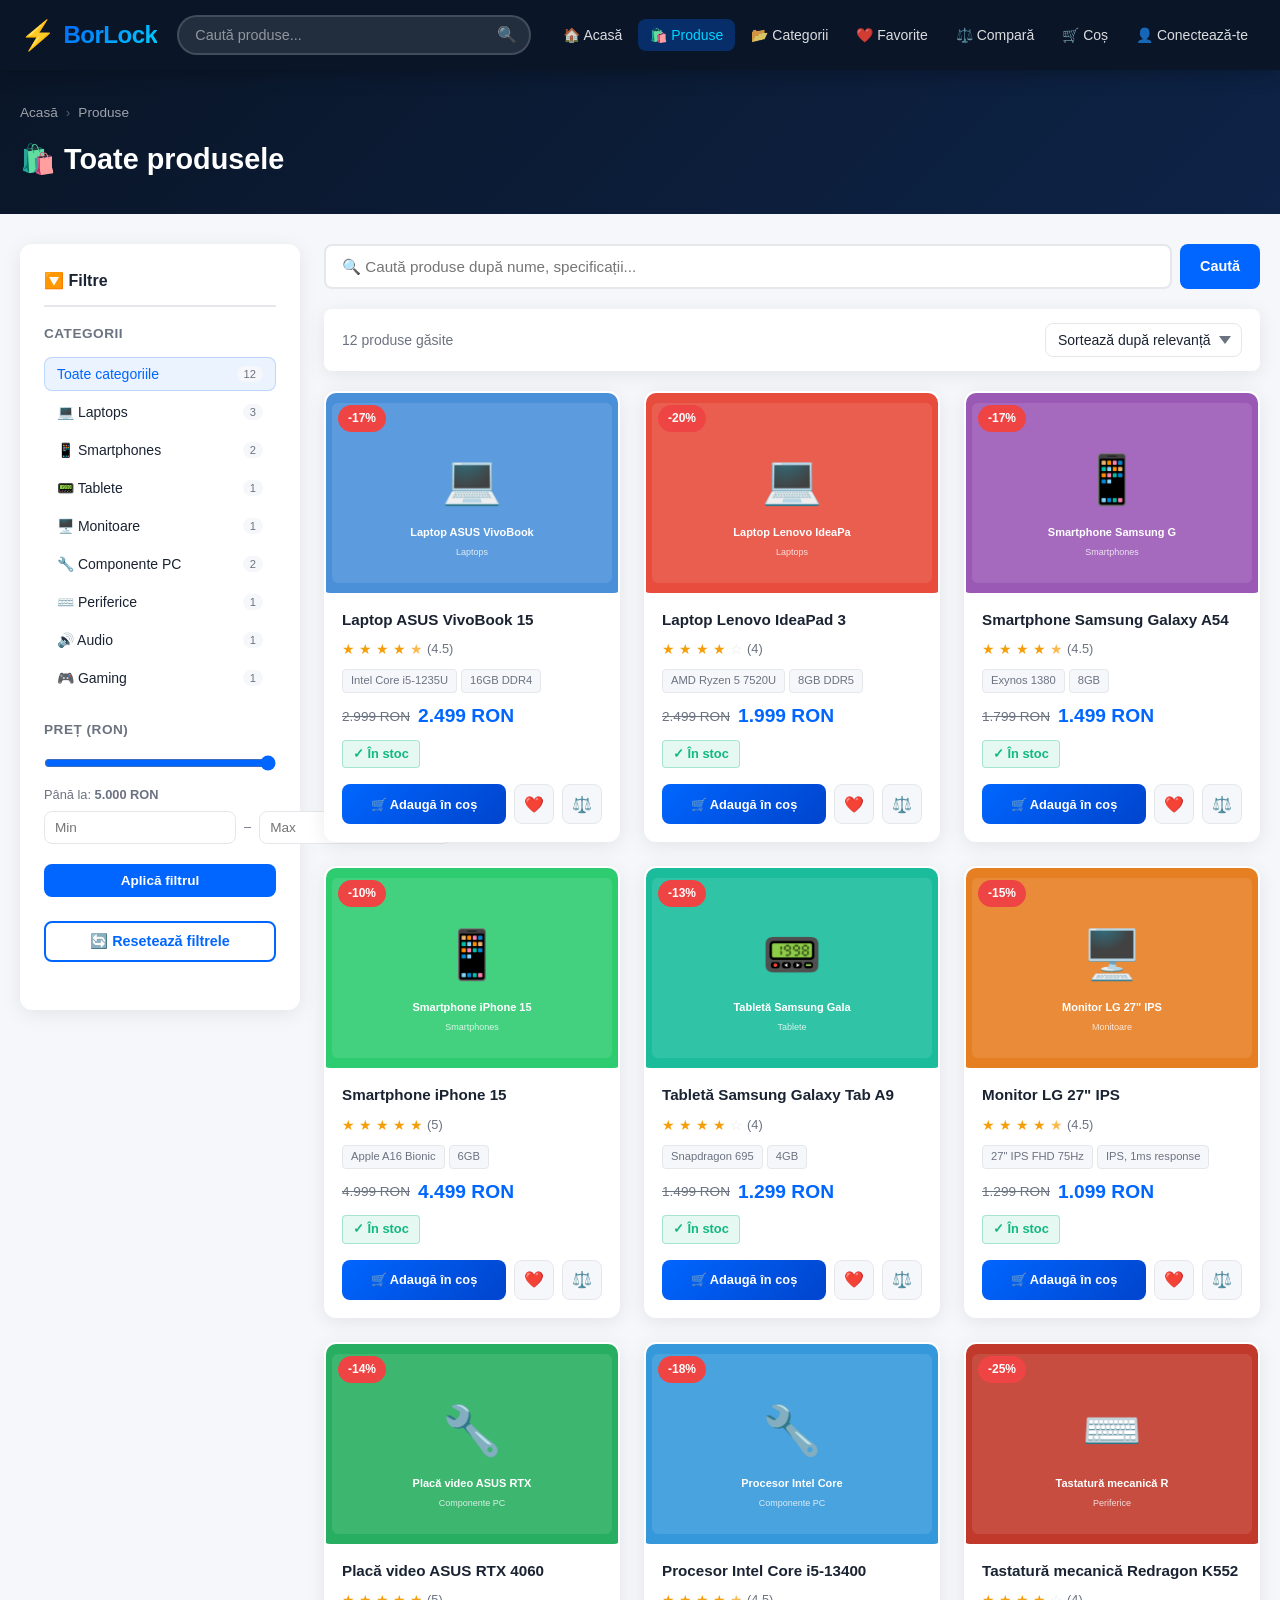
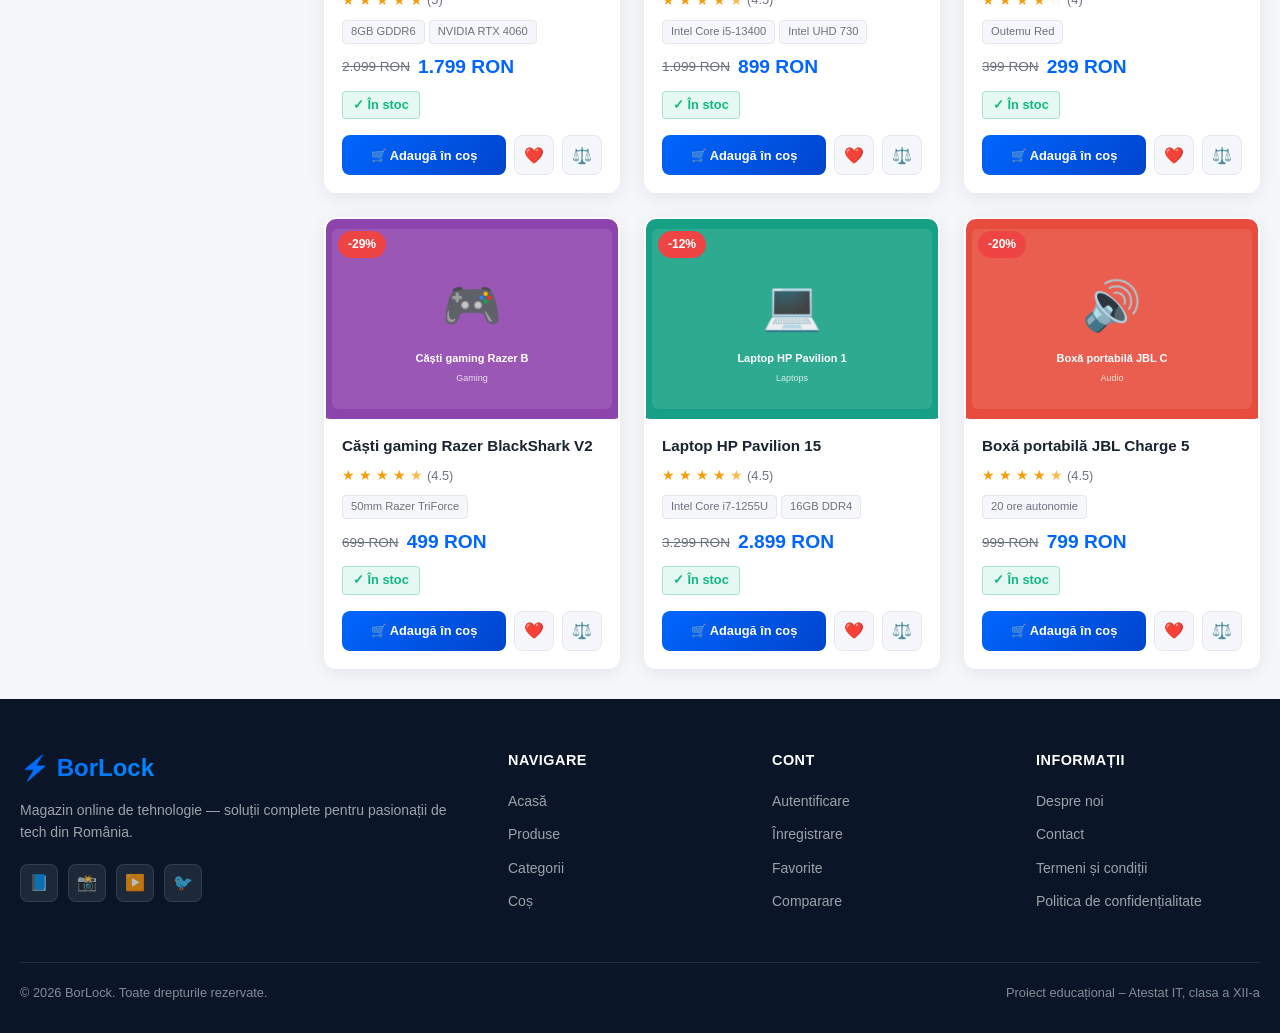
<file: products.html>
<!DOCTYPE html>
<html lang="ro">
<head>
  <meta charset="UTF-8">
  <meta name="viewport" content="width=device-width, initial-scale=1.0">
  <meta name="description" content="BorLock – Toate produsele. Filtrează după categorie, preț și specificații.">
  <title>Produse – BorLock</title>
  <link rel="stylesheet" href="css/style.css">
</head>
<body>

  <!-- NAVBAR -->
  <nav class="navbar">
    <div class="navbar-container">
      <a href="index.html" class="navbar-logo">
        <span class="logo-icon">⚡</span>
        <span class="logo-text">BorLock</span>
      </a>
      <div class="navbar-search">
        <input type="text" id="navbar-search-input" placeholder="Caută produse..." aria-label="Caută produse">
        <span class="search-icon" onclick="handleNavbarSearch()">🔍</span>
      </div>
      <ul class="nav-links" id="nav-menu">
        <li><a href="index.html">🏠 Acasă</a></li>
        <li><a href="products.html">🛍️ Produse</a></li>
        <li><a href="categories.html">📂 Categorii</a></li>
        <li><a href="favorites.html">❤️ Favorite</a></li>
        <li><a href="compare.html">⚖️ Compară</a></li>
        <li>
          <a href="cart.html" class="cart-link">
            🛒 Coș
            <span id="cart-badge">0</span>
          </a>
        </li>
        <li><a href="login.html">👤 Conectează-te</a></li>
      </ul>
      <button class="hamburger" id="hamburger" aria-label="Meniu">
        <span></span><span></span><span></span>
      </button>
    </div>
  </nav>

  <!-- PAGE HEADER -->
  <div class="page-header">
    <div class="page-header-content">
      <div class="breadcrumb">
        <a href="index.html">Acasă</a>
        <span class="separator">›</span>
        <span>Produse</span>
      </div>
      <h1>🛍️ Toate produsele</h1>
    </div>
  </div>

  <!-- CONȚINUT PRINCIPAL: SIDEBAR + GRID PRODUSE -->
  <main>
    <div class="products-page">

      <!-- ============================================================
           SIDEBAR FILTRE
           ============================================================ -->
      <aside class="filters-sidebar" aria-label="Filtre produse">
        <h3>🔽 Filtre</h3>

        <!-- Filtru categorii -->
        <div class="filter-group">
          <p class="filter-group-title">Categorii</p>
          <button class="filter-category-btn active" data-category="all">
            Toate categoriile
            <span class="cat-count" id="count-all">0</span>
          </button>
          <button class="filter-category-btn" data-category="Laptops">
            💻 Laptops
            <span class="cat-count" id="count-Laptops">0</span>
          </button>
          <button class="filter-category-btn" data-category="Smartphones">
            📱 Smartphones
            <span class="cat-count" id="count-Smartphones">0</span>
          </button>
          <button class="filter-category-btn" data-category="Tablete">
            📟 Tablete
            <span class="cat-count" id="count-Tablete">0</span>
          </button>
          <button class="filter-category-btn" data-category="Monitoare">
            🖥️ Monitoare
            <span class="cat-count" id="count-Monitoare">0</span>
          </button>
          <button class="filter-category-btn" data-category="Componente PC">
            🔧 Componente PC
            <span class="cat-count" id="count-Componente">0</span>
          </button>
          <button class="filter-category-btn" data-category="Periferice">
            ⌨️ Periferice
            <span class="cat-count" id="count-Periferice">0</span>
          </button>
          <button class="filter-category-btn" data-category="Audio">
            🔊 Audio
            <span class="cat-count" id="count-Audio">0</span>
          </button>
          <button class="filter-category-btn" data-category="Gaming">
            🎮 Gaming
            <span class="cat-count" id="count-Gaming">0</span>
          </button>
        </div>

        <!-- Filtru preț cu range slider -->
        <div class="filter-group">
          <p class="filter-group-title">Preț (RON)</p>
          <input type="range" id="price-range" class="price-range-slider"
            min="0" max="5000" value="5000" step="50">
          <p style="font-size: 0.8rem; color: var(--text-light); margin: 6px 0;">
            Până la: <strong id="price-display">5.000 RON</strong>
          </p>
          <div class="price-inputs">
            <input type="number" id="min-price" placeholder="Min" min="0">
            <span>–</span>
            <input type="number" id="max-price" placeholder="Max" max="99999">
          </div>
          <button class="btn-apply-price" id="apply-price">Aplică filtrul</button>
        </div>

        <!-- Reset filtre -->
        <div class="filter-group">
          <button class="btn-outline" onclick="resetFilters()" style="width: 100%;">
            🔄 Resetează filtrele
          </button>
        </div>
      </aside>

      <!-- ============================================================
           ZONA PRODUSE: SEARCH + SORT + GRID
           ============================================================ -->
      <div class="products-content">

        <!-- Bara de căutare -->
        <div class="search-bar-products" role="search">
          <input type="text" id="search-input" placeholder="🔍 Caută produse după nume, specificații..." aria-label="Caută produse">
          <button class="clear-btn" id="search-clear" title="Șterge căutarea" aria-label="Șterge căutarea">✕</button>
          <button class="search-btn" id="search-btn">Caută</button>
        </div>

        <!-- Sort + număr rezultate -->
        <div class="sort-bar">
          <span class="results-count" id="results-count">Toate produsele</span>
          <select class="sort-select" id="sort-select" aria-label="Sortare produse">
            <option value="default">Sortează după relevanță</option>
            <option value="price-asc">Preț: crescător</option>
            <option value="price-desc">Preț: descrescător</option>
            <option value="name-asc">Denumire: A-Z</option>
            <option value="name-desc">Denumire: Z-A</option>
            <option value="rating">Rating: cel mai mare</option>
          </select>
        </div>

        <!-- Grid produse – populat de search.js -->
        <div class="products-grid" id="products-grid">
          <!-- Cardurile sunt renderizate de JS -->
        </div>
      </div>
    </div>
  </main>

  <!-- FOOTER -->
  <footer>
    <div class="footer-grid">
      <div class="footer-brand">
        <span class="footer-logo">⚡ BorLock</span>
        <p>Magazin online de tehnologie — soluții complete pentru pasionații de tech din România.</p>
        <div class="footer-social">
          <a href="#" title="Facebook">📘</a>
          <a href="#" title="Instagram">📸</a>
          <a href="#" title="YouTube">▶️</a>
          <a href="#" title="Twitter">🐦</a>
        </div>
      </div>
      <div class="footer-col">
        <h4>Navigare</h4>
        <ul>
          <li><a href="index.html">Acasă</a></li>
          <li><a href="products.html">Produse</a></li>
          <li><a href="categories.html">Categorii</a></li>
          <li><a href="cart.html">Coș</a></li>
        </ul>
      </div>
      <div class="footer-col">
        <h4>Cont</h4>
        <ul>
          <li><a href="login.html">Autentificare</a></li>
          <li><a href="register.html">Înregistrare</a></li>
          <li><a href="favorites.html">Favorite</a></li>
          <li><a href="compare.html">Comparare</a></li>
        </ul>
      </div>
      <div class="footer-col">
        <h4>Informații</h4>
        <ul>
          <li><a href="#">Despre noi</a></li>
          <li><a href="#">Contact</a></li>
          <li><a href="#">Termeni și condiții</a></li>
          <li><a href="#">Politica de confidențialitate</a></li>
        </ul>
      </div>
    </div>
    <div class="footer-bottom">
      <p>© 2026 BorLock. Toate drepturile rezervate.</p>
      <p>Proiect educațional – Atestat IT, clasa a XII-a</p>
    </div>
  </footer>

  <!-- SCRIPTS -->
  <script src="js/script.js"></script>
  <script src="js/cart.js"></script>
  <script src="js/search.js"></script>

  <script>
    /* ============================================================
       LOGICĂ SPECIFICĂ products.html
       ============================================================ */

    /**
     * Populează contoarele de produse din sidebar după categorii
     */
    function updateCategoryCounts() {
      document.getElementById('count-all').textContent = products.length;

      const categories = ['Laptops', 'Smartphones', 'Tablete', 'Monitoare', 'Periferice', 'Audio', 'Gaming'];
      categories.forEach(cat => {
        const id = 'count-' + cat.split(' ')[0];
        const el = document.getElementById(id);
        if (el) el.textContent = products.filter(p => p.category === cat).length;
      });

      // Componente PC special
      const compEl = document.getElementById('count-Componente');
      if (compEl) compEl.textContent = products.filter(p => p.category === 'Componente PC').length;
    }

    /**
     * Gestionează căutarea din navbar (redirect la pagina curentă cu parametru)
     */
    function handleNavbarSearch() {
      const query = document.getElementById('navbar-search-input').value.trim();
      if (query) {
        const searchInput = document.getElementById('search-input');
        if (searchInput) {
          searchInput.value = query;
          currentSearchTerm = query.toLowerCase();
          renderFilteredProducts();
        }
      }
    }

    document.getElementById('navbar-search-input').addEventListener('keypress', (e) => {
      if (e.key === 'Enter') handleNavbarSearch();
    });

    // Actualizare slider preț
    document.addEventListener('DOMContentLoaded', () => {
      updateCategoryCounts();

      // Verifică dacă există parametru de căutare în URL
      const urlParams = new URLSearchParams(window.location.search);
      const searchParam = urlParams.get('search');
      if (searchParam) {
        const searchInput = document.getElementById('search-input');
        if (searchInput) searchInput.value = searchParam;
        currentSearchTerm = searchParam.toLowerCase();
      }
    });
  </script>
</body>
</html>
</file>
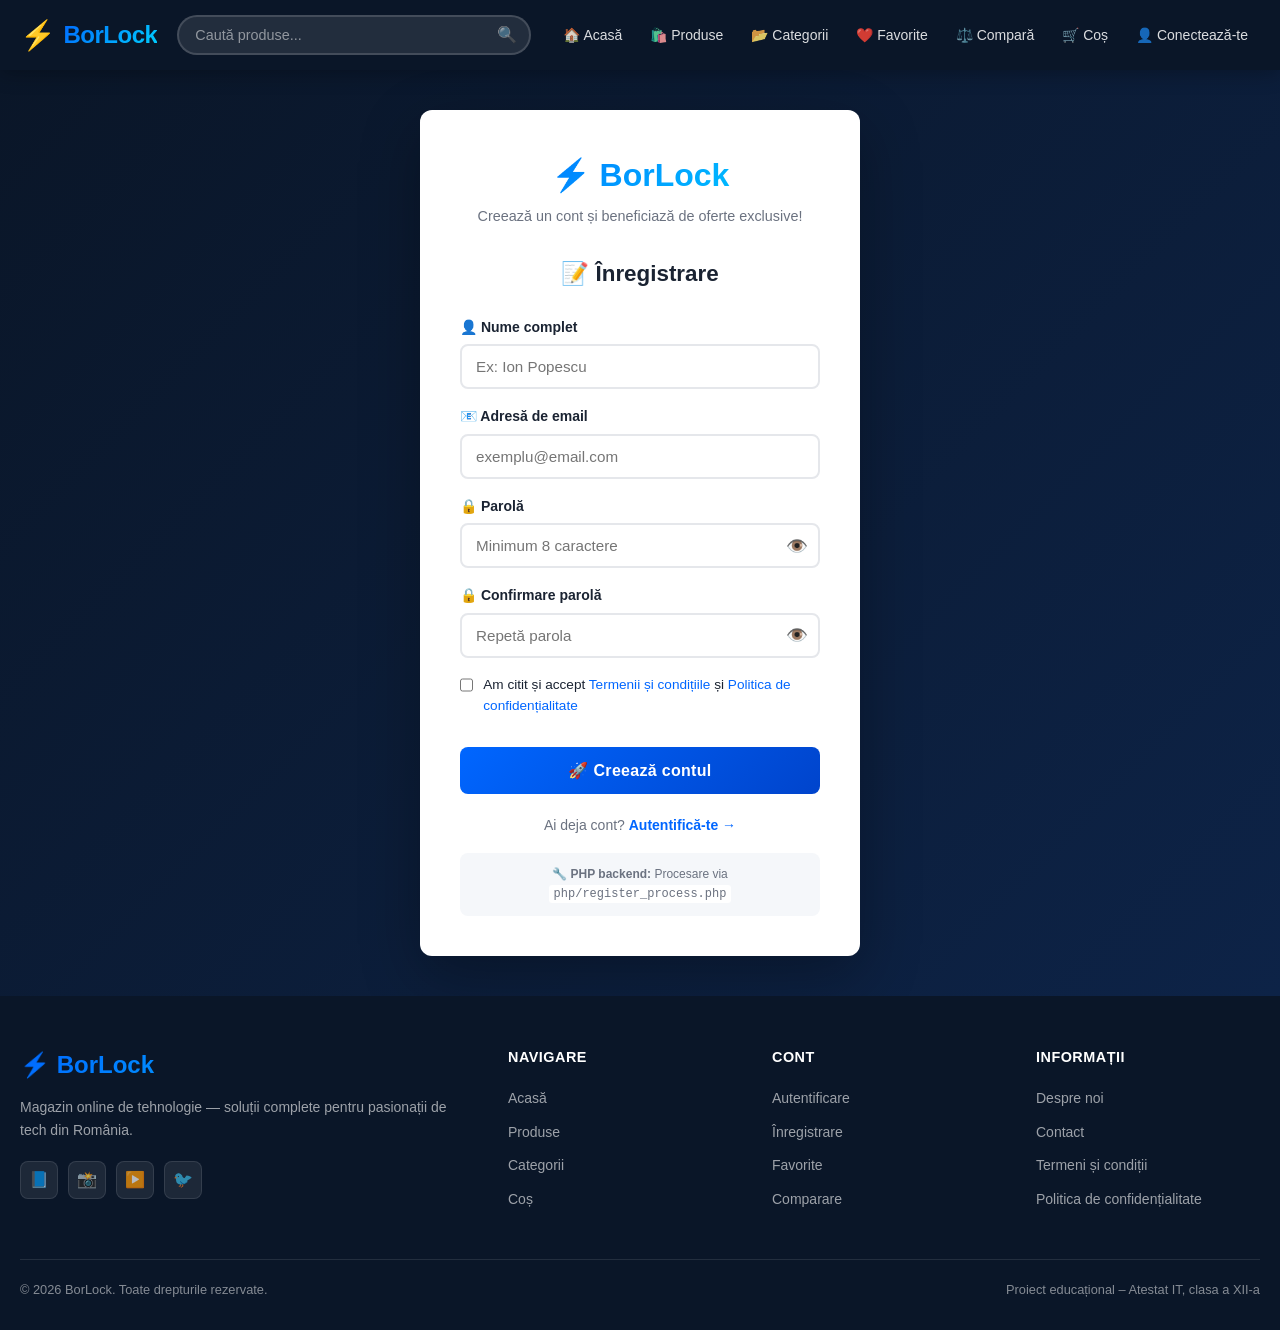
<file: register.html>
<!DOCTYPE html>
<html lang="ro">
<head>
  <meta charset="UTF-8">
  <meta name="viewport" content="width=device-width, initial-scale=1.0">
  <meta name="description" content="BorLock – Creează un cont nou și beneficiază de oferte exclusive!">
  <title>Înregistrare – BorLock</title>
  <link rel="stylesheet" href="css/style.css">
</head>
<body>

  <!-- NAVBAR -->
  <nav class="navbar">
    <div class="navbar-container">
      <a href="index.html" class="navbar-logo">
        <span class="logo-icon">⚡</span>
        <span class="logo-text">BorLock</span>
      </a>
      <div class="navbar-search">
        <input type="text" id="navbar-search-input" placeholder="Caută produse..." aria-label="Caută produse">
        <span class="search-icon" onclick="handleNavbarSearch()">🔍</span>
      </div>
      <ul class="nav-links" id="nav-menu">
        <li><a href="index.html">🏠 Acasă</a></li>
        <li><a href="products.html">🛍️ Produse</a></li>
        <li><a href="categories.html">📂 Categorii</a></li>
        <li><a href="favorites.html">❤️ Favorite</a></li>
        <li><a href="compare.html">⚖️ Compară</a></li>
        <li>
          <a href="cart.html" class="cart-link">
            🛒 Coș
            <span id="cart-badge">0</span>
          </a>
        </li>
        <li><a href="login.html">👤 Conectează-te</a></li>
      </ul>
      <button class="hamburger" id="hamburger" aria-label="Meniu">
        <span></span><span></span><span></span>
      </button>
    </div>
  </nav>

  <!-- FORMULAR ÎNREGISTRARE -->
  <div class="auth-page">
    <div class="auth-container">

      <!-- Logo -->
      <div class="auth-logo">
        <span class="logo-text">⚡ BorLock</span>
        <p>Creează un cont și beneficiază de oferte exclusive!</p>
      </div>

      <h2>📝 Înregistrare</h2>

      <!-- Formular înregistrare -->
      <form id="register-form" novalidate>

        <!-- Nume complet -->
        <div class="form-group">
          <label for="name">👤 Nume complet</label>
          <input
            type="text"
            id="name"
            name="name"
            placeholder="Ex: Ion Popescu"
            autocomplete="name"
            required
            minlength="3"
          >
          <span class="field-error" id="name-error"></span>
        </div>

        <!-- Email -->
        <div class="form-group">
          <label for="email">📧 Adresă de email</label>
          <input
            type="email"
            id="email"
            name="email"
            placeholder="exemplu@email.com"
            autocomplete="email"
            required
          >
          <span class="field-error" id="email-error"></span>
        </div>

        <!-- Parolă -->
        <div class="form-group">
          <label for="password">🔒 Parolă</label>
          <div style="position: relative;">
            <input
              type="password"
              id="password"
              name="password"
              placeholder="Minimum 8 caractere"
              autocomplete="new-password"
              required
              minlength="8"
            >
            <button type="button"
              onclick="togglePasswordVisibility('password', 'toggle-password')"
              style="
                position: absolute;
                right: 12px;
                top: 50%;
                transform: translateY(-50%);
                background: none;
                border: none;
                cursor: pointer;
                font-size: 1.1rem;
                color: var(--text-light);
              "
              id="toggle-password"
              title="Arată/ascunde parola">👁️</button>
          </div>
          <!-- Indicator putere parolă -->
          <div id="password-strength" style="margin-top: 6px; display: none;">
            <div style="display: flex; gap: 4px; margin-bottom: 4px;">
              <div id="strength-bar-1" style="flex: 1; height: 4px; border-radius: 2px; background: var(--border);"></div>
              <div id="strength-bar-2" style="flex: 1; height: 4px; border-radius: 2px; background: var(--border);"></div>
              <div id="strength-bar-3" style="flex: 1; height: 4px; border-radius: 2px; background: var(--border);"></div>
              <div id="strength-bar-4" style="flex: 1; height: 4px; border-radius: 2px; background: var(--border);"></div>
            </div>
            <span id="strength-text" style="font-size: 0.75rem; color: var(--text-light);"></span>
          </div>
          <span class="field-error" id="password-error"></span>
        </div>

        <!-- Confirmare parolă -->
        <div class="form-group">
          <label for="confirm-password">🔒 Confirmare parolă</label>
          <div style="position: relative;">
            <input
              type="password"
              id="confirm-password"
              name="confirm-password"
              placeholder="Repetă parola"
              autocomplete="new-password"
              required
            >
            <button type="button"
              onclick="togglePasswordVisibility('confirm-password', 'toggle-confirm')"
              style="
                position: absolute;
                right: 12px;
                top: 50%;
                transform: translateY(-50%);
                background: none;
                border: none;
                cursor: pointer;
                font-size: 1.1rem;
                color: var(--text-light);
              "
              id="toggle-confirm"
              title="Arată/ascunde parola">👁️</button>
          </div>
          <span class="field-error" id="confirm-password-error"></span>
        </div>

        <!-- Termeni și condiții -->
        <div class="form-group" style="display: flex; align-items: flex-start; gap: 10px;">
          <input
            type="checkbox"
            id="terms"
            name="terms"
            style="margin-top: 3px; accent-color: var(--secondary); width: 16px; height: 16px;"
            required
          >
          <label for="terms" style="font-size: 0.85rem; font-weight: normal; cursor: pointer;">
            Am citit și accept
            <a href="#" style="color: var(--secondary);">Termenii și condițiile</a>
            și
            <a href="#" style="color: var(--secondary);">Politica de confidențialitate</a>
          </label>
        </div>
        <span class="field-error" id="terms-error"></span>

        <!-- Mesaj eroare general -->
        <div id="register-error" style="
          display: none;
          background: rgba(239, 68, 68, 0.1);
          border: 1px solid var(--danger);
          border-radius: 8px;
          padding: 10px 14px;
          font-size: 0.875rem;
          color: var(--danger);
          margin-bottom: 16px;
        "></div>

        <!-- Mesaj succes -->
        <div id="register-success" style="
          display: none;
          background: rgba(16, 185, 129, 0.1);
          border: 1px solid var(--success);
          border-radius: 8px;
          padding: 10px 14px;
          font-size: 0.875rem;
          color: var(--success);
          margin-bottom: 16px;
        "></div>

        <!-- Buton submit -->
        <button type="submit" class="btn-auth" id="register-btn">
          🚀 Creează contul
        </button>
      </form>

      <!-- Link login -->
      <div class="auth-footer">
        <p>Ai deja cont? <a href="login.html">Autentifică-te →</a></p>
      </div>

      <!-- Link PHP (pentru evaluare) -->
      <div style="
        margin-top: 16px;
        padding: 12px;
        background: var(--gray);
        border-radius: 8px;
        font-size: 0.75rem;
        color: var(--text-light);
        text-align: center;
      ">
        🔧 <strong>PHP backend:</strong> Procesare via
        <code style="background: white; padding: 2px 5px; border-radius: 3px;">php/register_process.php</code>
      </div>
    </div>
  </div>

  <!-- FOOTER -->
  <footer>
    <div class="footer-grid">
      <div class="footer-brand">
        <span class="footer-logo">⚡ BorLock</span>
        <p>Magazin online de tehnologie — soluții complete pentru pasionații de tech din România.</p>
        <div class="footer-social">
          <a href="#" title="Facebook">📘</a>
          <a href="#" title="Instagram">📸</a>
          <a href="#" title="YouTube">▶️</a>
          <a href="#" title="Twitter">🐦</a>
        </div>
      </div>
      <div class="footer-col">
        <h4>Navigare</h4>
        <ul>
          <li><a href="index.html">Acasă</a></li>
          <li><a href="products.html">Produse</a></li>
          <li><a href="categories.html">Categorii</a></li>
          <li><a href="cart.html">Coș</a></li>
        </ul>
      </div>
      <div class="footer-col">
        <h4>Cont</h4>
        <ul>
          <li><a href="login.html">Autentificare</a></li>
          <li><a href="register.html">Înregistrare</a></li>
          <li><a href="favorites.html">Favorite</a></li>
          <li><a href="compare.html">Comparare</a></li>
        </ul>
      </div>
      <div class="footer-col">
        <h4>Informații</h4>
        <ul>
          <li><a href="#">Despre noi</a></li>
          <li><a href="#">Contact</a></li>
          <li><a href="#">Termeni și condiții</a></li>
          <li><a href="#">Politica de confidențialitate</a></li>
        </ul>
      </div>
    </div>
    <div class="footer-bottom">
      <p>© 2026 BorLock. Toate drepturile rezervate.</p>
      <p>Proiect educațional – Atestat IT, clasa a XII-a</p>
    </div>
  </footer>

  <!-- SCRIPTS -->
  <script src="js/script.js"></script>

  <script>
    /* ============================================================
       LOGICĂ SPECIFICĂ register.html
       ============================================================ */

    /**
     * Calculează puterea parolei
     * @param {string} password
     * @returns {number} 0-4
     */
    function getPasswordStrength(password) {
      let strength = 0;
      if (password.length >= 8) strength++;
      if (password.length >= 12) strength++;
      if (/[A-Z]/.test(password)) strength++;
      if (/[0-9]/.test(password)) strength++;
      if (/[^a-zA-Z0-9]/.test(password)) strength++;
      return Math.min(strength, 4);
    }

    /**
     * Actualizează bara de putere a parolei
     * @param {string} password
     */
    function updatePasswordStrength(password) {
      const strengthDiv = document.getElementById('password-strength');
      const strengthText = document.getElementById('strength-text');

      if (!password || password.length === 0) {
        if (strengthDiv) strengthDiv.style.display = 'none';
        return;
      }

      if (strengthDiv) strengthDiv.style.display = 'block';
      const strength = getPasswordStrength(password);

      // Culori pentru fiecare nivel de putere (folosim hex în loc de var(--...))
      const colors = ['#ef4444', '#ef4444', '#f59e0b', '#3b82f6', '#10b981'];
      const labels = ['Prea scurtă', 'Slabă', 'Acceptabilă', 'Bună', 'Excelentă'];

      // Actualizăm barele de culoare
      for (let i = 1; i <= 4; i++) {
        const bar = document.getElementById(`strength-bar-${i}`);
        if (bar) bar.style.background = i <= strength ? colors[strength] : '#e5e7eb';
      }

      if (strengthText) {
        strengthText.textContent = `Putere parolă: ${labels[strength]}`;
        strengthText.style.color = colors[strength];
      }
    }

    /**
     * Toggle vizibilitate parolă
     */
    function togglePasswordVisibility(inputId, btnId) {
      const input = document.getElementById(inputId);
      const btn = document.getElementById(btnId);
      if (input.type === 'password') {
        input.type = 'text';
        btn.textContent = '🙈';
      } else {
        input.type = 'password';
        btn.textContent = '👁️';
      }
    }

    /**
     * Validează formularul de înregistrare
     * @returns {boolean}
     */
    function validateRegisterForm() {
      let valid = true;

      const name = document.getElementById('name').value.trim();
      const email = document.getElementById('email').value.trim();
      const password = document.getElementById('password').value;
      const confirmPassword = document.getElementById('confirm-password').value;
      const terms = document.getElementById('terms').checked;

      // Resetăm erorile
      ['name', 'email', 'password', 'confirm-password'].forEach(field => {
        document.getElementById(`${field}-error`).textContent = '';
        document.getElementById(field).classList.remove('error');
      });
      document.getElementById('terms-error').textContent = '';

      // Validare nume
      if (!name) {
        document.getElementById('name-error').textContent = 'Numele este obligatoriu.';
        document.getElementById('name').classList.add('error');
        valid = false;
      } else if (name.length < 3) {
        document.getElementById('name-error').textContent = 'Numele trebuie să aibă cel puțin 3 caractere.';
        document.getElementById('name').classList.add('error');
        valid = false;
      }

      // Validare email
      if (!email) {
        document.getElementById('email-error').textContent = 'Adresa de email este obligatorie.';
        document.getElementById('email').classList.add('error');
        valid = false;
      } else if (!/^[^\s@]+@[^\s@]+\.[^\s@]+$/.test(email)) {
        document.getElementById('email-error').textContent = 'Introduceți o adresă de email validă.';
        document.getElementById('email').classList.add('error');
        valid = false;
      }

      // Validare parolă
      if (!password) {
        document.getElementById('password-error').textContent = 'Parola este obligatorie.';
        document.getElementById('password').classList.add('error');
        valid = false;
      } else if (password.length < 8) {
        document.getElementById('password-error').textContent = 'Parola trebuie să aibă cel puțin 8 caractere.';
        document.getElementById('password').classList.add('error');
        valid = false;
      }

      // Validare confirmare parolă
      if (!confirmPassword) {
        document.getElementById('confirm-password-error').textContent = 'Vă rugăm confirmați parola.';
        document.getElementById('confirm-password').classList.add('error');
        valid = false;
      } else if (password !== confirmPassword) {
        document.getElementById('confirm-password-error').textContent = 'Parolele nu coincid.';
        document.getElementById('confirm-password').classList.add('error');
        valid = false;
      }

      // Validare termeni
      if (!terms) {
        document.getElementById('terms-error').textContent = 'Trebuie să accepți termenii și condițiile.';
        valid = false;
      }

      return valid;
    }

    /**
     * Simulează înregistrarea locală (pentru demo)
     * În producție, trimite datele la php/register_process.php
     */
    function simulateRegister(name, email, password) {
      return new Promise((resolve, reject) => {
        setTimeout(() => {
          // Verificăm dacă email-ul există deja
          const users = JSON.parse(localStorage.getItem('borlock_users') || '[]');
          const existingUser = users.find(u => u.email === email);

          if (existingUser) {
            resolve({ success: false, message: 'Această adresă de email este deja înregistrată.' });
            return;
          }

          // Salvăm utilizatorul (în producție, parola ar fi hash-uită cu PHP password_hash())
          const newUser = { name, email, password, created_at: new Date().toISOString() };
          users.push(newUser);
          localStorage.setItem('borlock_users', JSON.stringify(users));

          resolve({ success: true, user: newUser });
        }, 800);
      });
    }

    // Gestionare submit formular înregistrare
    document.getElementById('register-form').addEventListener('submit', async (e) => {
      e.preventDefault();

      if (!validateRegisterForm()) return;

      const name = document.getElementById('name').value.trim();
      const email = document.getElementById('email').value.trim();
      const password = document.getElementById('password').value;
      const registerBtn = document.getElementById('register-btn');
      const registerError = document.getElementById('register-error');
      const registerSuccess = document.getElementById('register-success');

      // Stare loading
      registerBtn.disabled = true;
      registerBtn.textContent = '⏳ Se creează contul...';
      registerError.style.display = 'none';
      registerSuccess.style.display = 'none';

      try {
        const result = await simulateRegister(name, email, password);

        if (result.success) {
          registerSuccess.textContent = `✅ Contul a fost creat cu succes! Bine ai venit, ${name}! Te redirecționăm la autentificare...`;
          registerSuccess.style.display = 'block';

          // Redirecționăm la login după 2 secunde
          setTimeout(() => {
            window.location.href = 'login.html';
          }, 2000);
        } else {
          registerError.textContent = result.message || 'Eroare la înregistrare.';
          registerError.style.display = 'block';
        }
      } catch (err) {
        registerError.textContent = 'Eroare de conexiune. Încearcă din nou.';
        registerError.style.display = 'block';
      } finally {
        registerBtn.disabled = false;
        registerBtn.textContent = '🚀 Creează contul';
      }
    });

    // Indicator putere parolă în timp real
    document.getElementById('password').addEventListener('input', (e) => {
      updatePasswordStrength(e.target.value);
      document.getElementById('password-error').textContent = '';
      document.getElementById('password').classList.remove('error');
    });

    // Eliminăm erorile la editare
    ['name', 'email', 'confirm-password'].forEach(field => {
      document.getElementById(field).addEventListener('input', () => {
        document.getElementById(`${field}-error`).textContent = '';
        document.getElementById(field).classList.remove('error');
        document.getElementById('register-error').style.display = 'none';
      });
    });

    function handleNavbarSearch() {
      const query = document.getElementById('navbar-search-input').value.trim();
      if (query) window.location.href = `products.html?search=${encodeURIComponent(query)}`;
    }

    document.getElementById('navbar-search-input').addEventListener('keypress', (e) => {
      if (e.key === 'Enter') handleNavbarSearch();
    });
  </script>
</body>
</html>
</file>
<file: css/style.css>
/**
 * style.css – Stilizare completă BorLock
 * Proiect Atestat IT – Magazin online de tehnologie
 */

/* ============================================================
   VARIABILE CSS – PALETA DE CULORI ȘI DIMENSIUNI
   ============================================================ */
:root {
  --primary: #0a1628;       /* Fundal navy închis */
  --secondary: #0066ff;     /* Albastru electric accent */
  --accent: #00d4ff;        /* Cyan highlight */
  --white: #ffffff;
  --gray: #f5f7fa;
  --text-dark: #1a2332;
  --text-light: #6b7280;
  --success: #10b981;
  --danger: #ef4444;
  --warning: #f59e0b;
  --card-bg: #ffffff;
  --border: #e5e7eb;
  --shadow: 0 4px 20px rgba(0, 0, 0, 0.08);
  --shadow-hover: 0 8px 40px rgba(0, 102, 255, 0.15);
  --radius: 12px;
  --radius-sm: 8px;
  --transition: all 0.3s ease;
  --navbar-height: 70px;
}

/* ============================================================
   RESET ȘI BAZĂ
   ============================================================ */
*, *::before, *::after {
  box-sizing: border-box;
  margin: 0;
  padding: 0;
}

html {
  scroll-behavior: smooth;
  font-size: 16px;
}

body {
  font-family: 'Segoe UI', Tahoma, Geneva, Verdana, sans-serif;
  background-color: var(--gray);
  color: var(--text-dark);
  line-height: 1.6;
  min-height: 100vh;
  display: flex;
  flex-direction: column;
}

a {
  color: inherit;
  text-decoration: none;
}

img {
  max-width: 100%;
  height: auto;
}

button {
  cursor: pointer;
  border: none;
  font-family: inherit;
}

ul {
  list-style: none;
}

/* ============================================================
   NAVBAR – BARĂ DE NAVIGARE
   ============================================================ */
.navbar {
  background: var(--primary);
  position: sticky;
  top: 0;
  z-index: 1000;
  box-shadow: 0 2px 20px rgba(0, 0, 0, 0.3);
  height: var(--navbar-height);
}

.navbar-container {
  max-width: 1400px;
  margin: 0 auto;
  padding: 0 20px;
  height: 100%;
  display: flex;
  align-items: center;
  gap: 20px;
}

/* Logo */
.navbar-logo {
  display: flex;
  align-items: center;
  gap: 8px;
  font-size: 1.5rem;
  font-weight: 800;
  color: var(--white);
  text-decoration: none;
  letter-spacing: -0.5px;
  white-space: nowrap;
}

.navbar-logo .logo-icon {
  font-size: 1.8rem;
}

.navbar-logo .logo-text {
  background: linear-gradient(135deg, var(--secondary), var(--accent));
  -webkit-background-clip: text;
  -webkit-text-fill-color: transparent;
  background-clip: text;
}

/* Căutare în navbar */
.navbar-search {
  flex: 1;
  max-width: 400px;
  position: relative;
}

.navbar-search input {
  width: 100%;
  padding: 10px 45px 10px 16px;
  border-radius: 25px;
  border: 2px solid rgba(255,255,255,0.15);
  background: rgba(255,255,255,0.1);
  color: var(--white);
  font-size: 0.9rem;
  transition: var(--transition);
  outline: none;
}

.navbar-search input::placeholder {
  color: rgba(255,255,255,0.5);
}

.navbar-search input:focus {
  border-color: var(--secondary);
  background: rgba(255,255,255,0.15);
}

.navbar-search .search-icon {
  position: absolute;
  right: 14px;
  top: 50%;
  transform: translateY(-50%);
  color: rgba(255,255,255,0.6);
  font-size: 1rem;
  cursor: pointer;
}

/* Linkuri navigare */
.nav-links {
  display: flex;
  align-items: center;
  gap: 4px;
}

.nav-links a {
  color: rgba(255,255,255,0.85);
  padding: 8px 12px;
  border-radius: var(--radius-sm);
  font-size: 0.875rem;
  font-weight: 500;
  transition: var(--transition);
  white-space: nowrap;
}

.nav-links a:hover,
.nav-links a.active {
  color: var(--white);
  background: rgba(0, 102, 255, 0.3);
}

.nav-links a.active {
  color: var(--accent);
}

/* Badge coș */
.cart-link {
  position: relative;
}

#cart-badge {
  position: absolute;
  top: -4px;
  right: -4px;
  background: var(--danger);
  color: white;
  font-size: 0.65rem;
  font-weight: 700;
  min-width: 18px;
  height: 18px;
  border-radius: 9px;
  display: none;
  align-items: center;
  justify-content: center;
  padding: 0 4px;
}

/* Hamburger menu */
.hamburger {
  display: none;
  flex-direction: column;
  cursor: pointer;
  gap: 5px;
  padding: 5px;
  margin-left: auto;
}

.hamburger span {
  display: block;
  width: 25px;
  height: 2px;
  background: var(--white);
  border-radius: 2px;
  transition: var(--transition);
}

.hamburger.active span:nth-child(1) {
  transform: translateY(7px) rotate(45deg);
}

.hamburger.active span:nth-child(2) {
  opacity: 0;
}

.hamburger.active span:nth-child(3) {
  transform: translateY(-7px) rotate(-45deg);
}

/* ============================================================
   CONȚINUT PRINCIPAL
   ============================================================ */
main {
  flex: 1;
}

.container {
  max-width: 1400px;
  margin: 0 auto;
  padding: 0 20px;
}

/* ============================================================
   HERO BANNER – PAGINA PRINCIPALĂ
   ============================================================ */
.hero {
  background: linear-gradient(135deg, var(--primary) 0%, #0d2347 40%, #0a3070 70%, #0044cc 100%);
  padding: 80px 20px;
  position: relative;
  overflow: hidden;
  min-height: 500px;
  display: flex;
  align-items: center;
}

.hero::before {
  content: '';
  position: absolute;
  top: -50%;
  right: -20%;
  width: 600px;
  height: 600px;
  background: radial-gradient(circle, rgba(0,102,255,0.2) 0%, transparent 70%);
  border-radius: 50%;
  animation: pulse 4s ease-in-out infinite;
}

.hero::after {
  content: '';
  position: absolute;
  bottom: -30%;
  left: -10%;
  width: 400px;
  height: 400px;
  background: radial-gradient(circle, rgba(0,212,255,0.15) 0%, transparent 70%);
  border-radius: 50%;
  animation: pulse 6s ease-in-out infinite reverse;
}

@keyframes pulse {
  0%, 100% { transform: scale(1); opacity: 0.5; }
  50% { transform: scale(1.1); opacity: 1; }
}

.hero-content {
  max-width: 1400px;
  margin: 0 auto;
  position: relative;
  z-index: 1;
  width: 100%;
}

.hero-badge {
  display: inline-block;
  background: rgba(0, 212, 255, 0.2);
  color: var(--accent);
  padding: 6px 16px;
  border-radius: 20px;
  font-size: 0.875rem;
  font-weight: 600;
  margin-bottom: 20px;
  border: 1px solid rgba(0, 212, 255, 0.3);
  animation: slideInDown 0.6s ease;
}

.hero h1 {
  font-size: clamp(2rem, 5vw, 3.5rem);
  font-weight: 800;
  color: var(--white);
  margin-bottom: 20px;
  line-height: 1.2;
  animation: slideInDown 0.8s ease;
}

.hero h1 span {
  background: linear-gradient(135deg, var(--secondary), var(--accent));
  -webkit-background-clip: text;
  -webkit-text-fill-color: transparent;
  background-clip: text;
}

.hero p {
  font-size: 1.1rem;
  color: rgba(255,255,255,0.8);
  margin-bottom: 32px;
  max-width: 600px;
  animation: slideInDown 1s ease;
}

.hero-buttons {
  display: flex;
  gap: 16px;
  flex-wrap: wrap;
  animation: slideInDown 1.2s ease;
}

.hero-stats {
  display: flex;
  gap: 40px;
  margin-top: 50px;
  animation: slideInDown 1.4s ease;
}

.hero-stat {
  text-align: center;
}

.hero-stat .number {
  font-size: 2rem;
  font-weight: 800;
  color: var(--accent);
  display: block;
}

.hero-stat .label {
  font-size: 0.8rem;
  color: rgba(255,255,255,0.6);
}

@keyframes slideInDown {
  from {
    opacity: 0;
    transform: translateY(-20px);
  }
  to {
    opacity: 1;
    transform: translateY(0);
  }
}

/* ============================================================
   BUTOANE
   ============================================================ */
.btn-primary {
  background: linear-gradient(135deg, var(--secondary), #0044cc);
  color: var(--white);
  padding: 14px 32px;
  border-radius: 30px;
  font-size: 1rem;
  font-weight: 600;
  transition: var(--transition);
  display: inline-flex;
  align-items: center;
  gap: 8px;
  box-shadow: 0 4px 20px rgba(0, 102, 255, 0.4);
}

.btn-primary:hover {
  transform: translateY(-2px);
  box-shadow: 0 8px 30px rgba(0, 102, 255, 0.5);
}

.btn-secondary {
  background: rgba(255,255,255,0.1);
  color: var(--white);
  padding: 14px 32px;
  border-radius: 30px;
  font-size: 1rem;
  font-weight: 600;
  transition: var(--transition);
  border: 2px solid rgba(255,255,255,0.3);
  display: inline-flex;
  align-items: center;
  gap: 8px;
}

.btn-secondary:hover {
  background: rgba(255,255,255,0.2);
  border-color: var(--white);
}

.btn-outline {
  background: transparent;
  color: var(--secondary);
  padding: 10px 24px;
  border-radius: 8px;
  font-size: 0.9rem;
  font-weight: 600;
  border: 2px solid var(--secondary);
  transition: var(--transition);
}

.btn-outline:hover {
  background: var(--secondary);
  color: var(--white);
}

/* ============================================================
   SECȚIUNI PAGINĂ
   ============================================================ */
.section {
  padding: 60px 20px;
}

.section-header {
  display: flex;
  align-items: center;
  justify-content: space-between;
  margin-bottom: 32px;
  flex-wrap: wrap;
  gap: 12px;
}

.section-title {
  font-size: 1.75rem;
  font-weight: 700;
  color: var(--text-dark);
  position: relative;
}

.section-title::after {
  content: '';
  display: block;
  width: 50px;
  height: 3px;
  background: linear-gradient(90deg, var(--secondary), var(--accent));
  border-radius: 2px;
  margin-top: 8px;
}

.section-subtitle {
  color: var(--text-light);
  font-size: 0.95rem;
}

/* ============================================================
   GRID PRODUSE ȘI CARDURI
   ============================================================ */
.products-grid {
  display: grid;
  grid-template-columns: repeat(auto-fill, minmax(260px, 1fr));
  gap: 24px;
}

/* Card produs */
.product-card {
  background: var(--card-bg);
  border-radius: var(--radius);
  overflow: hidden;
  box-shadow: var(--shadow);
  transition: var(--transition);
  position: relative;
  display: flex;
  flex-direction: column;
  border: 2px solid transparent;
}

.product-card:hover {
  transform: translateY(-6px);
  box-shadow: var(--shadow-hover);
  border-color: var(--secondary);
}

/* Badge reducere */
.discount-badge {
  position: absolute;
  top: 12px;
  left: 12px;
  background: var(--danger);
  color: white;
  padding: 4px 10px;
  border-radius: 20px;
  font-size: 0.75rem;
  font-weight: 700;
  z-index: 1;
}

/* Imaginea produsului */
.product-image-link {
  display: block;
  overflow: hidden;
  background: var(--gray);
}

.product-image {
  width: 100%;
  height: 200px;
  object-fit: cover;
  transition: transform 0.4s ease;
  display: block;
}

.product-card:hover .product-image {
  transform: scale(1.05);
}

/* Informații produs */
.product-info {
  padding: 16px;
  display: flex;
  flex-direction: column;
  gap: 8px;
  flex: 1;
}

.product-name {
  font-size: 0.95rem;
  font-weight: 600;
  color: var(--text-dark);
  line-height: 1.4;
  display: -webkit-box;
  -webkit-line-clamp: 2;
  -webkit-box-orient: vertical;
  overflow: hidden;
  transition: color 0.2s;
}

.product-name:hover {
  color: var(--secondary);
}

/* Rating stele */
.product-rating {
  display: flex;
  align-items: center;
  gap: 4px;
}

.star {
  font-size: 0.9rem;
}

.star.filled { color: var(--warning); }
.star.half { color: var(--warning); opacity: 0.7; }
.star.empty { color: var(--border); }

.rating-value {
  font-size: 0.8rem;
  color: var(--text-light);
}

/* Specificații preview */
.product-specs-preview {
  display: flex;
  flex-wrap: wrap;
  gap: 4px;
}

.product-specs-preview span {
  background: var(--gray);
  color: var(--text-light);
  font-size: 0.7rem;
  padding: 2px 8px;
  border-radius: 4px;
  border: 1px solid var(--border);
}

/* Prețuri */
.product-pricing {
  display: flex;
  align-items: center;
  gap: 8px;
  flex-wrap: wrap;
}

.old-price {
  font-size: 0.85rem;
  color: var(--text-light);
  text-decoration: line-through;
}

.current-price {
  font-size: 1.2rem;
  font-weight: 700;
  color: var(--secondary);
}

/* Badge stoc */
.product-stock {
  font-size: 0.8rem;
  font-weight: 600;
  padding: 3px 10px;
  border-radius: 4px;
  display: inline-block;
  width: fit-content;
}

.product-stock.in-stock {
  background: rgba(16, 185, 129, 0.1);
  color: var(--success);
  border: 1px solid rgba(16, 185, 129, 0.3);
}

.product-stock.out-of-stock {
  background: rgba(239, 68, 68, 0.1);
  color: var(--danger);
  border: 1px solid rgba(239, 68, 68, 0.3);
}

/* Butoane acțiuni card */
.product-actions {
  display: flex;
  gap: 8px;
  margin-top: auto;
  padding-top: 8px;
}

.btn-cart {
  flex: 1;
  background: linear-gradient(135deg, var(--secondary), #0044cc);
  color: white;
  padding: 10px 12px;
  border-radius: 8px;
  font-size: 0.8rem;
  font-weight: 600;
  transition: var(--transition);
}

.btn-cart:hover:not(:disabled) {
  background: linear-gradient(135deg, #0055dd, #0033aa);
  transform: translateY(-1px);
}

.btn-cart:disabled {
  opacity: 0.5;
  cursor: not-allowed;
}

.btn-favorite,
.btn-compare {
  width: 40px;
  height: 40px;
  border-radius: 8px;
  background: var(--gray);
  color: var(--text-light);
  font-size: 1rem;
  transition: var(--transition);
  display: flex;
  align-items: center;
  justify-content: center;
  border: 1px solid var(--border);
}

.btn-favorite:hover,
.btn-favorite.active {
  background: rgba(239, 68, 68, 0.1);
  color: var(--danger);
  border-color: var(--danger);
}

.btn-compare:hover {
  background: rgba(0, 102, 255, 0.1);
  color: var(--secondary);
  border-color: var(--secondary);
}

/* ============================================================
   CARDURI CATEGORII
   ============================================================ */
.categories-grid {
  display: grid;
  grid-template-columns: repeat(auto-fill, minmax(160px, 1fr));
  gap: 20px;
}

.category-card {
  background: var(--card-bg);
  border-radius: var(--radius);
  padding: 28px 16px;
  text-align: center;
  box-shadow: var(--shadow);
  transition: var(--transition);
  cursor: pointer;
  display: flex;
  flex-direction: column;
  align-items: center;
  gap: 12px;
  border: 2px solid transparent;
  text-decoration: none;
  color: var(--text-dark);
}

.category-card:hover {
  transform: translateY(-4px);
  border-color: var(--secondary);
  box-shadow: var(--shadow-hover);
}

.category-icon {
  font-size: 2.5rem;
  line-height: 1;
  display: block;
  width: 64px;
  height: 64px;
  background: var(--gray);
  border-radius: 50%;
  display: flex;
  align-items: center;
  justify-content: center;
}

.category-name {
  font-weight: 600;
  font-size: 0.9rem;
  color: var(--text-dark);
}

.category-count {
  font-size: 0.75rem;
  color: var(--text-light);
}

/* ============================================================
   SECȚIUNEA PROMOȚIONALE
   ============================================================ */
.promo-section {
  background: linear-gradient(135deg, var(--primary), #0d2347);
  padding: 60px 20px;
  color: white;
}

.promo-grid {
  display: grid;
  grid-template-columns: repeat(auto-fit, minmax(280px, 1fr));
  gap: 24px;
  max-width: 1400px;
  margin: 0 auto;
}

.promo-card {
  background: rgba(255,255,255,0.08);
  border-radius: var(--radius);
  padding: 28px;
  border: 1px solid rgba(255,255,255,0.12);
  transition: var(--transition);
  backdrop-filter: blur(8px);
}

.promo-card:hover {
  background: rgba(255,255,255,0.12);
  transform: translateY(-4px);
}

.promo-card .promo-icon {
  font-size: 2.5rem;
  margin-bottom: 16px;
  display: block;
}

.promo-card h3 {
  font-size: 1.1rem;
  font-weight: 700;
  margin-bottom: 8px;
  color: var(--accent);
}

.promo-card p {
  color: rgba(255,255,255,0.7);
  font-size: 0.9rem;
  line-height: 1.6;
}

/* ============================================================
   PAGINA PRODUSE – SIDEBAR FILTRE
   ============================================================ */
.products-page {
  display: grid;
  grid-template-columns: 280px 1fr;
  gap: 24px;
  max-width: 1400px;
  margin: 0 auto;
  padding: 30px 20px;
  align-items: start;
}

.filters-sidebar {
  background: var(--card-bg);
  border-radius: var(--radius);
  padding: 24px;
  box-shadow: var(--shadow);
  position: sticky;
  top: calc(var(--navbar-height) + 20px);
}

.filters-sidebar h3 {
  font-size: 1rem;
  font-weight: 700;
  margin-bottom: 16px;
  padding-bottom: 12px;
  border-bottom: 2px solid var(--border);
  color: var(--text-dark);
}

.filter-group {
  margin-bottom: 24px;
}

.filter-group-title {
  font-size: 0.85rem;
  font-weight: 600;
  color: var(--text-light);
  text-transform: uppercase;
  letter-spacing: 0.5px;
  margin-bottom: 12px;
}

.filter-category-btn {
  display: flex;
  align-items: center;
  justify-content: space-between;
  width: 100%;
  padding: 8px 12px;
  border-radius: 8px;
  background: transparent;
  color: var(--text-dark);
  font-size: 0.875rem;
  font-weight: 500;
  transition: var(--transition);
  text-align: left;
  cursor: pointer;
  border: 1px solid transparent;
  margin-bottom: 4px;
}

.filter-category-btn:hover,
.filter-category-btn.active {
  background: rgba(0, 102, 255, 0.08);
  color: var(--secondary);
  border-color: rgba(0, 102, 255, 0.2);
}

.filter-category-btn .cat-count {
  background: var(--gray);
  padding: 2px 7px;
  border-radius: 12px;
  font-size: 0.7rem;
  color: var(--text-light);
}

/* Filtru preț */
.price-inputs {
  display: flex;
  gap: 8px;
  align-items: center;
  margin-bottom: 12px;
}

.price-inputs input {
  flex: 1;
  padding: 8px 10px;
  border: 1px solid var(--border);
  border-radius: 8px;
  font-size: 0.85rem;
  outline: none;
  transition: var(--transition);
}

.price-inputs input:focus {
  border-color: var(--secondary);
}

.price-inputs span {
  color: var(--text-light);
  font-size: 0.8rem;
}

/* Range slider */
.price-range-slider {
  width: 100%;
  accent-color: var(--secondary);
}

/* Sortare */
.sort-bar {
  display: flex;
  align-items: center;
  justify-content: space-between;
  background: var(--card-bg);
  padding: 14px 18px;
  border-radius: var(--radius-sm);
  box-shadow: var(--shadow);
  margin-bottom: 20px;
  flex-wrap: wrap;
  gap: 10px;
}

.results-count {
  font-size: 0.875rem;
  color: var(--text-light);
  font-weight: 500;
}

.sort-select {
  padding: 8px 30px 8px 12px;
  border: 1px solid var(--border);
  border-radius: 8px;
  font-size: 0.875rem;
  outline: none;
  cursor: pointer;
  background: var(--white);
  color: var(--text-dark);
  appearance: none;
  background-image: url("data:image/svg+xml,%3Csvg xmlns='http://www.w3.org/2000/svg' width='12' height='8' viewBox='0 0 12 8'%3E%3Cpath fill='%236b7280' d='M6 8L0 0h12z'/%3E%3C/svg%3E");
  background-repeat: no-repeat;
  background-position: right 10px center;
}

/* Search bar produse */
.search-bar-products {
  display: flex;
  gap: 8px;
  margin-bottom: 20px;
  position: relative;
}

.search-bar-products input {
  flex: 1;
  padding: 12px 45px 12px 16px;
  border: 2px solid var(--border);
  border-radius: var(--radius-sm);
  font-size: 0.95rem;
  outline: none;
  transition: var(--transition);
  background: var(--card-bg);
}

.search-bar-products input:focus {
  border-color: var(--secondary);
}

.search-bar-products .clear-btn {
  position: absolute;
  right: 52px;
  top: 50%;
  transform: translateY(-50%);
  background: none;
  border: none;
  color: var(--text-light);
  font-size: 1.1rem;
  display: none;
  cursor: pointer;
  width: 30px;
  height: 30px;
  align-items: center;
  justify-content: center;
  border-radius: 50%;
}

.search-bar-products .clear-btn:hover {
  background: var(--gray);
}

.search-bar-products .search-btn {
  background: var(--secondary);
  color: white;
  padding: 12px 20px;
  border-radius: var(--radius-sm);
  font-size: 0.9rem;
  font-weight: 600;
  transition: var(--transition);
  white-space: nowrap;
}

.search-bar-products .search-btn:hover {
  background: #0055dd;
}

/* Niciun rezultat */
.no-results {
  text-align: center;
  padding: 60px 20px;
  color: var(--text-light);
  background: var(--card-bg);
  border-radius: var(--radius);
}

.no-results-icon {
  font-size: 3rem;
  margin-bottom: 16px;
}

.no-results h3 {
  font-size: 1.2rem;
  color: var(--text-dark);
  margin-bottom: 8px;
}

/* ============================================================
   PAGINA PRODUS INDIVIDUAL
   ============================================================ */
.product-detail {
  max-width: 1400px;
  margin: 30px auto;
  padding: 0 20px;
}

.product-detail-grid {
  display: grid;
  grid-template-columns: 1fr 1fr;
  gap: 40px;
  background: var(--card-bg);
  border-radius: var(--radius);
  padding: 32px;
  box-shadow: var(--shadow);
}

.product-detail-image {
  border-radius: var(--radius-sm);
  overflow: hidden;
  background: var(--gray);
}

.product-detail-image img {
  width: 100%;
  height: 400px;
  object-fit: cover;
  border-radius: var(--radius-sm);
}

.product-detail-info h1 {
  font-size: 1.6rem;
  font-weight: 700;
  margin-bottom: 12px;
  color: var(--text-dark);
  line-height: 1.3;
}

.product-detail-rating {
  display: flex;
  align-items: center;
  gap: 8px;
  margin-bottom: 16px;
}

.product-detail-description {
  color: var(--text-light);
  line-height: 1.7;
  margin-bottom: 20px;
  font-size: 0.95rem;
}

.product-detail-pricing {
  display: flex;
  align-items: center;
  gap: 12px;
  margin-bottom: 24px;
  flex-wrap: wrap;
}

.product-detail-pricing .old-price {
  font-size: 1.1rem;
}

.product-detail-pricing .current-price {
  font-size: 2rem;
}

.detail-discount-badge {
  background: var(--danger);
  color: white;
  padding: 4px 12px;
  border-radius: 20px;
  font-size: 0.85rem;
  font-weight: 700;
}

/* Specificații tabel */
.specs-table {
  width: 100%;
  border-collapse: collapse;
  margin-bottom: 24px;
  font-size: 0.9rem;
}

.specs-table tr:nth-child(even) {
  background: var(--gray);
}

.specs-table td {
  padding: 10px 14px;
  border-bottom: 1px solid var(--border);
}

.specs-table td:first-child {
  font-weight: 600;
  color: var(--text-light);
  width: 40%;
}

.specs-table td:last-child {
  color: var(--text-dark);
}

/* Butoane detaliu produs */
.product-detail-actions {
  display: flex;
  gap: 12px;
  flex-wrap: wrap;
}

.btn-add-cart {
  flex: 1;
  min-width: 180px;
  background: linear-gradient(135deg, var(--secondary), #0044cc);
  color: white;
  padding: 14px 24px;
  border-radius: var(--radius-sm);
  font-size: 1rem;
  font-weight: 600;
  transition: var(--transition);
  text-align: center;
}

.btn-add-cart:hover {
  transform: translateY(-2px);
  box-shadow: 0 8px 30px rgba(0, 102, 255, 0.4);
}

.btn-add-fav,
.btn-add-compare {
  padding: 14px 20px;
  border-radius: var(--radius-sm);
  font-size: 1rem;
  font-weight: 600;
  transition: var(--transition);
  border: 2px solid var(--border);
  background: transparent;
  color: var(--text-dark);
}

.btn-add-fav:hover {
  border-color: var(--danger);
  color: var(--danger);
  background: rgba(239, 68, 68, 0.05);
}

.btn-add-compare:hover {
  border-color: var(--secondary);
  color: var(--secondary);
  background: rgba(0, 102, 255, 0.05);
}

/* ============================================================
   COȘ DE CUMPĂRĂTURI
   ============================================================ */
.cart-page {
  max-width: 1200px;
  margin: 30px auto;
  padding: 0 20px;
}

.cart-layout {
  display: grid;
  grid-template-columns: 1fr 360px;
  gap: 24px;
  align-items: start;
}

.cart-items-header {
  background: var(--card-bg);
  padding: 16px 20px;
  border-radius: var(--radius-sm) var(--radius-sm) 0 0;
  display: grid;
  grid-template-columns: 60px 1fr 120px 130px 100px 50px;
  gap: 16px;
  font-size: 0.8rem;
  font-weight: 600;
  color: var(--text-light);
  text-transform: uppercase;
  border-bottom: 2px solid var(--border);
}

.cart-item {
  background: var(--card-bg);
  padding: 16px 20px;
  display: grid;
  grid-template-columns: 80px 1fr 120px 130px 100px 50px;
  gap: 16px;
  align-items: center;
  border-bottom: 1px solid var(--border);
}

.cart-item:last-child {
  border-radius: 0 0 var(--radius-sm) var(--radius-sm);
  border-bottom: none;
}

.cart-item-image {
  width: 80px;
  height: 80px;
  object-fit: cover;
  border-radius: var(--radius-sm);
}

.cart-item-name {
  font-weight: 600;
  font-size: 0.9rem;
  color: var(--text-dark);
  display: block;
  margin-bottom: 4px;
}

.cart-item-name:hover {
  color: var(--secondary);
}

.cart-item-category {
  font-size: 0.8rem;
  color: var(--text-light);
  margin-bottom: 4px;
}

.cart-item-specs {
  font-size: 0.75rem;
  color: var(--text-light);
  display: flex;
  gap: 8px;
  flex-wrap: wrap;
}

.cart-item-price {
  display: flex;
  flex-direction: column;
  gap: 4px;
}

.discount-tag {
  background: var(--danger);
  color: white;
  padding: 2px 8px;
  border-radius: 4px;
  font-size: 0.7rem;
  font-weight: 700;
  width: fit-content;
}

/* Controale cantitate */
.cart-item-quantity {
  display: flex;
  align-items: center;
  gap: 8px;
}

.qty-btn {
  width: 32px;
  height: 32px;
  border-radius: 6px;
  background: var(--gray);
  color: var(--text-dark);
  font-size: 1.1rem;
  font-weight: 600;
  transition: var(--transition);
  display: flex;
  align-items: center;
  justify-content: center;
  border: 1px solid var(--border);
}

.qty-btn:hover {
  background: var(--secondary);
  color: white;
  border-color: var(--secondary);
}

.qty-value {
  font-weight: 700;
  min-width: 24px;
  text-align: center;
}

.cart-item-subtotal {
  font-size: 1rem;
  font-weight: 700;
  color: var(--secondary);
}

.cart-item-remove {
  background: none;
  font-size: 1.2rem;
  transition: var(--transition);
  padding: 8px;
  border-radius: 6px;
}

.cart-item-remove:hover {
  background: rgba(239, 68, 68, 0.1);
  transform: scale(1.1);
}

/* Sumar coș */
.cart-summary {
  background: var(--card-bg);
  border-radius: var(--radius);
  padding: 24px;
  box-shadow: var(--shadow);
  position: sticky;
  top: calc(var(--navbar-height) + 20px);
}

.cart-summary h3 {
  font-size: 1.1rem;
  font-weight: 700;
  margin-bottom: 20px;
  padding-bottom: 16px;
  border-bottom: 2px solid var(--border);
}

.total-row {
  display: flex;
  justify-content: space-between;
  align-items: center;
  padding: 10px 0;
  font-size: 0.9rem;
  border-bottom: 1px solid var(--border);
}

.total-row:last-child {
  border-bottom: none;
}

.total-final {
  font-size: 1rem;
  font-weight: 700;
  padding-top: 16px;
}

.final-price {
  font-size: 1.4rem;
  color: var(--secondary);
}

.free-shipping {
  color: var(--success);
  font-size: 0.85rem;
}

.btn-checkout {
  width: 100%;
  background: linear-gradient(135deg, var(--success), #059669);
  color: white;
  padding: 16px;
  border-radius: var(--radius-sm);
  font-size: 1.1rem;
  font-weight: 700;
  margin-top: 20px;
  transition: var(--transition);
  display: flex;
  align-items: center;
  justify-content: center;
  gap: 8px;
}

.btn-checkout:hover {
  background: linear-gradient(135deg, #059669, #047857);
  transform: translateY(-2px);
  box-shadow: 0 8px 30px rgba(16, 185, 129, 0.4);
}

/* Coș gol */
.cart-empty {
  text-align: center;
  padding: 80px 20px;
  color: var(--text-light);
}

.cart-empty .empty-icon {
  font-size: 5rem;
  margin-bottom: 20px;
  display: block;
}

.cart-empty h2 {
  font-size: 1.5rem;
  color: var(--text-dark);
  margin-bottom: 10px;
}

.cart-empty p {
  margin-bottom: 24px;
}

/* ============================================================
   PAGINA FAVORITE
   ============================================================ */
.favorites-page,
.compare-page {
  max-width: 1400px;
  margin: 30px auto;
  padding: 0 20px;
}

.favorites-grid {
  display: grid;
  grid-template-columns: repeat(auto-fill, minmax(260px, 1fr));
  gap: 24px;
}

/* ============================================================
   PAGINA COMPARARE PRODUSE
   ============================================================ */
.compare-table-wrapper {
  overflow-x: auto;
  border-radius: var(--radius);
  box-shadow: var(--shadow);
}

.compare-table {
  width: 100%;
  border-collapse: collapse;
  background: var(--card-bg);
  min-width: 600px;
}

.compare-table th,
.compare-table td {
  padding: 16px 20px;
  text-align: left;
  border-bottom: 1px solid var(--border);
  vertical-align: top;
}

.compare-table th {
  background: var(--primary);
  color: white;
  font-weight: 600;
  font-size: 0.85rem;
  text-transform: uppercase;
  letter-spacing: 0.5px;
}

.compare-table tr:nth-child(even) {
  background: var(--gray);
}

.compare-table tr:hover {
  background: rgba(0, 102, 255, 0.03);
}

.compare-product-header {
  text-align: center;
}

.compare-product-header img {
  width: 100px;
  height: 80px;
  object-fit: cover;
  border-radius: 8px;
  margin-bottom: 8px;
}

.compare-product-header .product-name {
  font-size: 0.85rem;
  font-weight: 600;
  display: block;
  margin-bottom: 8px;
}

.compare-product-header .btn-remove-compare {
  background: rgba(239, 68, 68, 0.1);
  color: var(--danger);
  border: 1px solid var(--danger);
  padding: 4px 12px;
  border-radius: 4px;
  font-size: 0.75rem;
  cursor: pointer;
  transition: var(--transition);
}

.compare-product-header .btn-remove-compare:hover {
  background: var(--danger);
  color: white;
}

.compare-row-label {
  font-weight: 600;
  color: var(--text-light);
  font-size: 0.85rem;
}

.compare-empty {
  text-align: center;
  padding: 80px 20px;
  color: var(--text-light);
}

.compare-empty .empty-icon {
  font-size: 5rem;
  margin-bottom: 20px;
  display: block;
}

/* ============================================================
   FORMULAR LOGIN / REGISTER
   ============================================================ */
.auth-page {
  min-height: calc(100vh - var(--navbar-height));
  display: flex;
  align-items: center;
  justify-content: center;
  padding: 40px 20px;
  background: linear-gradient(135deg, var(--primary), #0d2347);
}

.auth-container {
  background: var(--card-bg);
  border-radius: var(--radius);
  padding: 40px;
  width: 100%;
  max-width: 440px;
  box-shadow: 0 20px 60px rgba(0, 0, 0, 0.3);
}

.auth-logo {
  text-align: center;
  margin-bottom: 28px;
}

.auth-logo .logo-text {
  font-size: 2rem;
  font-weight: 800;
  background: linear-gradient(135deg, var(--secondary), var(--accent));
  -webkit-background-clip: text;
  -webkit-text-fill-color: transparent;
  background-clip: text;
  display: block;
}

.auth-logo p {
  color: var(--text-light);
  font-size: 0.9rem;
  margin-top: 4px;
}

.auth-container h2 {
  font-size: 1.4rem;
  font-weight: 700;
  margin-bottom: 24px;
  color: var(--text-dark);
  text-align: center;
}

.form-group {
  margin-bottom: 16px;
}

.form-group label {
  display: block;
  font-size: 0.875rem;
  font-weight: 600;
  color: var(--text-dark);
  margin-bottom: 6px;
}

.form-group input {
  width: 100%;
  padding: 12px 14px;
  border: 2px solid var(--border);
  border-radius: var(--radius-sm);
  font-size: 0.95rem;
  outline: none;
  transition: var(--transition);
  color: var(--text-dark);
  background: var(--white);
  font-family: inherit;
}

.form-group input:focus {
  border-color: var(--secondary);
  box-shadow: 0 0 0 3px rgba(0, 102, 255, 0.1);
}

.form-group input.error {
  border-color: var(--danger);
}

.field-error {
  color: var(--danger);
  font-size: 0.8rem;
  margin-top: 4px;
  display: block;
}

.btn-auth {
  width: 100%;
  background: linear-gradient(135deg, var(--secondary), #0044cc);
  color: white;
  padding: 14px;
  border-radius: var(--radius-sm);
  font-size: 1rem;
  font-weight: 700;
  transition: var(--transition);
  margin-top: 8px;
  letter-spacing: 0.3px;
}

.btn-auth:hover {
  background: linear-gradient(135deg, #0055dd, #0033aa);
  transform: translateY(-2px);
  box-shadow: 0 8px 30px rgba(0, 102, 255, 0.4);
}

.auth-footer {
  text-align: center;
  margin-top: 20px;
  font-size: 0.875rem;
  color: var(--text-light);
}

.auth-footer a {
  color: var(--secondary);
  font-weight: 600;
}

.auth-footer a:hover {
  text-decoration: underline;
}

/* Demo credentials notice */
.demo-notice {
  background: rgba(0, 102, 255, 0.07);
  border: 1px solid rgba(0, 102, 255, 0.2);
  border-radius: 8px;
  padding: 12px 14px;
  margin-bottom: 16px;
  font-size: 0.82rem;
  color: var(--text-light);
}

.demo-notice strong {
  color: var(--secondary);
}

/* ============================================================
   MODAL DE CONFIRMARE COMANDĂ
   ============================================================ */
.modal-overlay {
  position: fixed;
  inset: 0;
  background: rgba(0, 0, 0, 0.6);
  display: none;
  align-items: center;
  justify-content: center;
  z-index: 2000;
  backdrop-filter: blur(4px);
  animation: fadeIn 0.3s ease;
}

.modal {
  background: var(--card-bg);
  border-radius: var(--radius);
  padding: 40px;
  max-width: 480px;
  width: 90%;
  text-align: center;
  box-shadow: 0 20px 60px rgba(0, 0, 0, 0.3);
  animation: slideUp 0.3s ease;
}

.modal-icon {
  font-size: 4rem;
  margin-bottom: 16px;
  display: block;
}

.modal h2 {
  font-size: 1.4rem;
  font-weight: 700;
  margin-bottom: 12px;
  color: var(--text-dark);
}

.modal p {
  color: var(--text-light);
  margin-bottom: 8px;
  font-size: 0.95rem;
}

.modal .order-number {
  font-size: 1.2rem;
  font-weight: 700;
  color: var(--secondary);
}

.modal-btn {
  background: linear-gradient(135deg, var(--secondary), #0044cc);
  color: white;
  padding: 12px 32px;
  border-radius: 8px;
  font-size: 1rem;
  font-weight: 600;
  margin-top: 20px;
  transition: var(--transition);
}

.modal-btn:hover {
  transform: translateY(-2px);
  box-shadow: 0 8px 30px rgba(0, 102, 255, 0.4);
}

@keyframes fadeIn {
  from { opacity: 0; }
  to { opacity: 1; }
}

@keyframes slideUp {
  from { transform: translateY(40px); opacity: 0; }
  to { transform: translateY(0); opacity: 1; }
}

/* ============================================================
   LOTERIE MODAL
   ============================================================ */
.lottery-modal-overlay {
  position: fixed;
  inset: 0;
  background: rgba(0, 0, 0, 0.75);
  display: flex;
  align-items: center;
  justify-content: center;
  z-index: 3000;
  backdrop-filter: blur(6px);
  animation: fadeIn 0.4s ease;
}

.lottery-modal {
  background: linear-gradient(135deg, var(--primary), #0d2347);
  border-radius: var(--radius);
  padding: 48px 40px;
  max-width: 500px;
  width: 90%;
  text-align: center;
  box-shadow: 0 20px 80px rgba(0, 102, 255, 0.4);
  border: 1px solid rgba(0, 212, 255, 0.3);
  position: relative;
  overflow: hidden;
  animation: slideUp 0.4s ease;
}

.lottery-modal::before {
  content: '';
  position: absolute;
  top: -50%;
  left: -50%;
  width: 200%;
  height: 200%;
  background: radial-gradient(circle, rgba(0,212,255,0.05) 0%, transparent 60%);
  pointer-events: none;
}

.lottery-loading h2 {
  color: white;
  font-size: 1.4rem;
  margin: 16px 0 8px;
}

.lottery-loading p {
  color: rgba(255,255,255,0.7);
  font-size: 0.9rem;
}

.lottery-spinner {
  font-size: 4rem;
  animation: spin 1s linear infinite;
  display: block;
}

@keyframes spin {
  from { transform: rotate(0deg); }
  to { transform: rotate(360deg); }
}

.lottery-dots {
  display: flex;
  justify-content: center;
  gap: 8px;
  margin-top: 16px;
}

.lottery-dots span {
  width: 8px;
  height: 8px;
  background: var(--accent);
  border-radius: 50%;
  animation: bounce 1.4s infinite ease-in-out;
}

.lottery-dots span:nth-child(2) { animation-delay: 0.2s; }
.lottery-dots span:nth-child(3) { animation-delay: 0.4s; }

@keyframes bounce {
  0%, 80%, 100% { transform: scale(0.7); opacity: 0.5; }
  40% { transform: scale(1); opacity: 1; }
}

.lottery-result-icon {
  font-size: 5rem;
  margin-bottom: 16px;
  display: block;
  animation: popIn 0.5s cubic-bezier(0.175, 0.885, 0.32, 1.275);
}

@keyframes popIn {
  from { transform: scale(0); }
  to { transform: scale(1); }
}

.lottery-result h2 {
  color: white;
  font-size: 1.6rem;
  font-weight: 800;
  margin-bottom: 12px;
}

.lottery-result p {
  color: rgba(255,255,255,0.8);
  font-size: 0.95rem;
  margin-bottom: 20px;
}

.discount-code-box {
  background: rgba(0, 212, 255, 0.1);
  border: 2px solid var(--accent);
  border-radius: 12px;
  padding: 16px 24px;
  display: flex;
  align-items: center;
  justify-content: center;
  gap: 12px;
  margin-bottom: 12px;
}

#lottery-code {
  font-size: 1.8rem;
  font-weight: 800;
  color: var(--accent);
  letter-spacing: 3px;
  font-family: 'Courier New', monospace;
}

.btn-copy {
  background: var(--accent);
  color: var(--primary);
  padding: 8px 16px;
  border-radius: 6px;
  font-size: 0.85rem;
  font-weight: 700;
  transition: var(--transition);
  white-space: nowrap;
}

.btn-copy:hover {
  background: white;
  transform: scale(1.05);
}

.code-info {
  font-size: 0.8rem;
  color: rgba(255,255,255,0.6);
  margin-bottom: 24px !important;
}

.btn-lottery-close {
  background: linear-gradient(135deg, var(--secondary), #0044cc);
  color: white;
  padding: 14px 32px;
  border-radius: 30px;
  font-size: 1rem;
  font-weight: 700;
  transition: var(--transition);
  margin-top: 8px;
}

.btn-lottery-close:hover {
  transform: translateY(-2px);
  box-shadow: 0 8px 30px rgba(0, 102, 255, 0.5);
}

/* Confetti */
.confetti-piece {
  position: absolute;
  top: -10px;
  animation: confettiFall linear forwards;
}

@keyframes confettiFall {
  to {
    transform: translateY(600px) rotate(720deg);
    opacity: 0;
  }
}

.lottery-modal-overlay.fade-out {
  animation: fadeOut 0.3s ease forwards;
}

@keyframes fadeOut {
  to { opacity: 0; }
}

/* ============================================================
   TOAST NOTIFICĂRI
   ============================================================ */
.toast {
  position: fixed;
  bottom: 24px;
  right: 24px;
  background: var(--text-dark);
  color: white;
  padding: 14px 20px;
  border-radius: var(--radius-sm);
  font-size: 0.9rem;
  font-weight: 500;
  display: flex;
  align-items: center;
  gap: 12px;
  box-shadow: 0 8px 30px rgba(0, 0, 0, 0.2);
  z-index: 9999;
  transform: translateX(calc(100% + 30px));
  transition: transform 0.3s cubic-bezier(0.175, 0.885, 0.32, 1.275);
  max-width: 380px;
}

.toast.show {
  transform: translateX(0);
}

.toast-success { border-left: 4px solid var(--success); }
.toast-error { border-left: 4px solid var(--danger); }
.toast-info { border-left: 4px solid var(--accent); }

.toast button {
  background: none;
  color: rgba(255,255,255,0.6);
  font-size: 1rem;
  flex-shrink: 0;
  padding: 2px 4px;
}

.toast button:hover {
  color: white;
}

/* ============================================================
   FOOTER
   ============================================================ */
footer {
  background: var(--primary);
  color: rgba(255,255,255,0.8);
  padding: 50px 20px 30px;
  margin-top: auto;
}

.footer-grid {
  max-width: 1400px;
  margin: 0 auto;
  display: grid;
  grid-template-columns: 2fr 1fr 1fr 1fr;
  gap: 40px;
  margin-bottom: 40px;
}

.footer-brand .footer-logo {
  font-size: 1.5rem;
  font-weight: 800;
  color: white;
  margin-bottom: 12px;
  display: block;
  background: linear-gradient(135deg, var(--secondary), var(--accent));
  -webkit-background-clip: text;
  -webkit-text-fill-color: transparent;
  background-clip: text;
}

.footer-brand p {
  font-size: 0.875rem;
  line-height: 1.6;
  color: rgba(255,255,255,0.6);
  margin-bottom: 20px;
}

.footer-social {
  display: flex;
  gap: 10px;
}

.footer-social a {
  width: 38px;
  height: 38px;
  background: rgba(255,255,255,0.08);
  border-radius: 8px;
  display: flex;
  align-items: center;
  justify-content: center;
  font-size: 1rem;
  transition: var(--transition);
  color: rgba(255,255,255,0.7);
  border: 1px solid rgba(255,255,255,0.1);
}

.footer-social a:hover {
  background: var(--secondary);
  color: white;
  border-color: var(--secondary);
}

.footer-col h4 {
  font-size: 0.9rem;
  font-weight: 700;
  color: white;
  margin-bottom: 16px;
  text-transform: uppercase;
  letter-spacing: 0.5px;
}

.footer-col ul li {
  margin-bottom: 8px;
}

.footer-col ul li a {
  color: rgba(255,255,255,0.6);
  font-size: 0.875rem;
  transition: color 0.2s;
}

.footer-col ul li a:hover {
  color: var(--accent);
}

.footer-bottom {
  max-width: 1400px;
  margin: 0 auto;
  padding-top: 20px;
  border-top: 1px solid rgba(255,255,255,0.1);
  display: flex;
  justify-content: space-between;
  align-items: center;
  flex-wrap: wrap;
  gap: 12px;
  font-size: 0.8rem;
  color: rgba(255,255,255,0.5);
}

.footer-bottom a {
  color: rgba(255,255,255,0.5);
}

.footer-bottom a:hover {
  color: var(--accent);
}

/* ============================================================
   PAGINA DE CATEGORII
   ============================================================ */
.categories-page {
  max-width: 1400px;
  margin: 0 auto;
  padding: 30px 20px;
}

.category-section {
  margin-bottom: 48px;
}

.category-section-header {
  display: flex;
  align-items: center;
  gap: 16px;
  margin-bottom: 24px;
  padding-bottom: 12px;
  border-bottom: 2px solid var(--border);
}

.category-section-icon {
  font-size: 2rem;
  width: 56px;
  height: 56px;
  background: linear-gradient(135deg, var(--primary), #0d2347);
  border-radius: 12px;
  display: flex;
  align-items: center;
  justify-content: center;
}

.category-section-title {
  font-size: 1.3rem;
  font-weight: 700;
  color: var(--text-dark);
}

.category-section-count {
  font-size: 0.85rem;
  color: var(--text-light);
}

/* ============================================================
   PAGE TITLE / BREADCRUMB
   ============================================================ */
.page-header {
  background: linear-gradient(135deg, var(--primary), #0d2347);
  padding: 32px 20px;
  color: white;
}

.page-header-content {
  max-width: 1400px;
  margin: 0 auto;
}

.breadcrumb {
  display: flex;
  align-items: center;
  gap: 8px;
  font-size: 0.85rem;
  color: rgba(255,255,255,0.6);
  margin-bottom: 12px;
}

.breadcrumb a {
  color: rgba(255,255,255,0.6);
  transition: color 0.2s;
}

.breadcrumb a:hover {
  color: var(--accent);
}

.breadcrumb .separator {
  color: rgba(255,255,255,0.3);
}

.page-header h1 {
  font-size: 1.8rem;
  font-weight: 700;
}

/* ============================================================
   PRODUSE SIMILARE
   ============================================================ */
.similar-products {
  max-width: 1400px;
  margin: 30px auto;
  padding: 0 20px 40px;
}

/* ============================================================
   UTILITY CLASSES
   ============================================================ */
.text-center { text-align: center; }
.mt-4 { margin-top: 16px; }
.mt-8 { margin-top: 32px; }
.mb-4 { margin-bottom: 16px; }
.mb-8 { margin-bottom: 32px; }

/* Apply price btn */
.btn-apply-price {
  width: 100%;
  background: var(--secondary);
  color: white;
  padding: 9px;
  border-radius: 8px;
  font-size: 0.85rem;
  font-weight: 600;
  transition: var(--transition);
  margin-top: 8px;
}

.btn-apply-price:hover {
  background: #0055dd;
}

/* ============================================================
   RESPONSIVE – TABLETĂ ȘI MOBIL
   ============================================================ */
@media (max-width: 1100px) {
  .products-page {
    grid-template-columns: 240px 1fr;
  }

  .footer-grid {
    grid-template-columns: 1fr 1fr;
  }
}

@media (max-width: 900px) {
  /* Navbar mobil */
  .nav-links {
    display: none;
    flex-direction: column;
    position: absolute;
    top: var(--navbar-height);
    left: 0;
    right: 0;
    background: var(--primary);
    padding: 16px;
    gap: 4px;
    box-shadow: 0 10px 30px rgba(0,0,0,0.3);
    z-index: 999;
    border-top: 1px solid rgba(255,255,255,0.1);
  }

  .nav-links.open {
    display: flex;
  }

  .nav-links a {
    padding: 12px 16px;
    font-size: 1rem;
  }

  .hamburger {
    display: flex;
  }

  .navbar-search {
    max-width: 200px;
  }

  /* Produse */
  .products-page {
    grid-template-columns: 1fr;
  }

  .filters-sidebar {
    position: static;
  }

  /* Produs detaliu */
  .product-detail-grid {
    grid-template-columns: 1fr;
  }

  .product-detail-image img {
    height: 280px;
  }

  /* Coș */
  .cart-layout {
    grid-template-columns: 1fr;
  }

  .cart-summary {
    position: static;
  }

  .cart-item {
    grid-template-columns: 70px 1fr;
    grid-template-rows: auto;
    gap: 10px;
  }

  .cart-item-price,
  .cart-item-quantity,
  .cart-item-subtotal,
  .cart-item-remove {
    grid-column: 2;
  }

  .cart-items-header {
    display: none;
  }

  /* Hero */
  .hero {
    padding: 50px 20px;
    min-height: 400px;
  }

  .hero-stats {
    gap: 24px;
  }

  /* Footer */
  .footer-grid {
    grid-template-columns: 1fr;
  }
}

@media (max-width: 600px) {
  .hero h1 {
    font-size: 1.6rem;
  }

  .hero-stats {
    flex-wrap: wrap;
    gap: 16px;
  }

  .hero-buttons {
    flex-direction: column;
  }

  .hero-buttons .btn-primary,
  .hero-buttons .btn-secondary {
    width: 100%;
    justify-content: center;
  }

  .products-grid {
    grid-template-columns: repeat(auto-fill, minmax(220px, 1fr));
  }

  .categories-grid {
    grid-template-columns: repeat(auto-fill, minmax(130px, 1fr));
  }

  .section-header {
    flex-direction: column;
    align-items: flex-start;
  }

  .navbar-search {
    display: none;
  }

  .toast {
    bottom: 16px;
    right: 16px;
    left: 16px;
    max-width: none;
  }

  .auth-container {
    padding: 24px 20px;
  }

  .modal {
    padding: 24px 20px;
  }
}

/* ============================================================
   ANIMAȚII INTRARE ELEMENTE
   ============================================================ */
@keyframes fadeInUp {
  from {
    opacity: 0;
    transform: translateY(20px);
  }
  to {
    opacity: 1;
    transform: translateY(0);
  }
}

.product-card,
.category-card {
  animation: fadeInUp 0.4s ease;
  animation-fill-mode: both;
}

.product-card:nth-child(1) { animation-delay: 0.05s; }
.product-card:nth-child(2) { animation-delay: 0.1s; }
.product-card:nth-child(3) { animation-delay: 0.15s; }
.product-card:nth-child(4) { animation-delay: 0.2s; }
.product-card:nth-child(5) { animation-delay: 0.25s; }
.product-card:nth-child(6) { animation-delay: 0.3s; }

/* ============================================================
   SCROLLBAR STYLING
   ============================================================ */
::-webkit-scrollbar {
  width: 8px;
  height: 8px;
}

::-webkit-scrollbar-track {
  background: var(--gray);
}

::-webkit-scrollbar-thumb {
  background: rgba(0, 102, 255, 0.3);
  border-radius: 4px;
}

::-webkit-scrollbar-thumb:hover {
  background: var(--secondary);
}

/* ============================================================
   PRINT STYLES
   ============================================================ */
@media print {
  .navbar, footer, .product-actions, .filters-sidebar { display: none; }
  body { background: white; }
}
</file>
